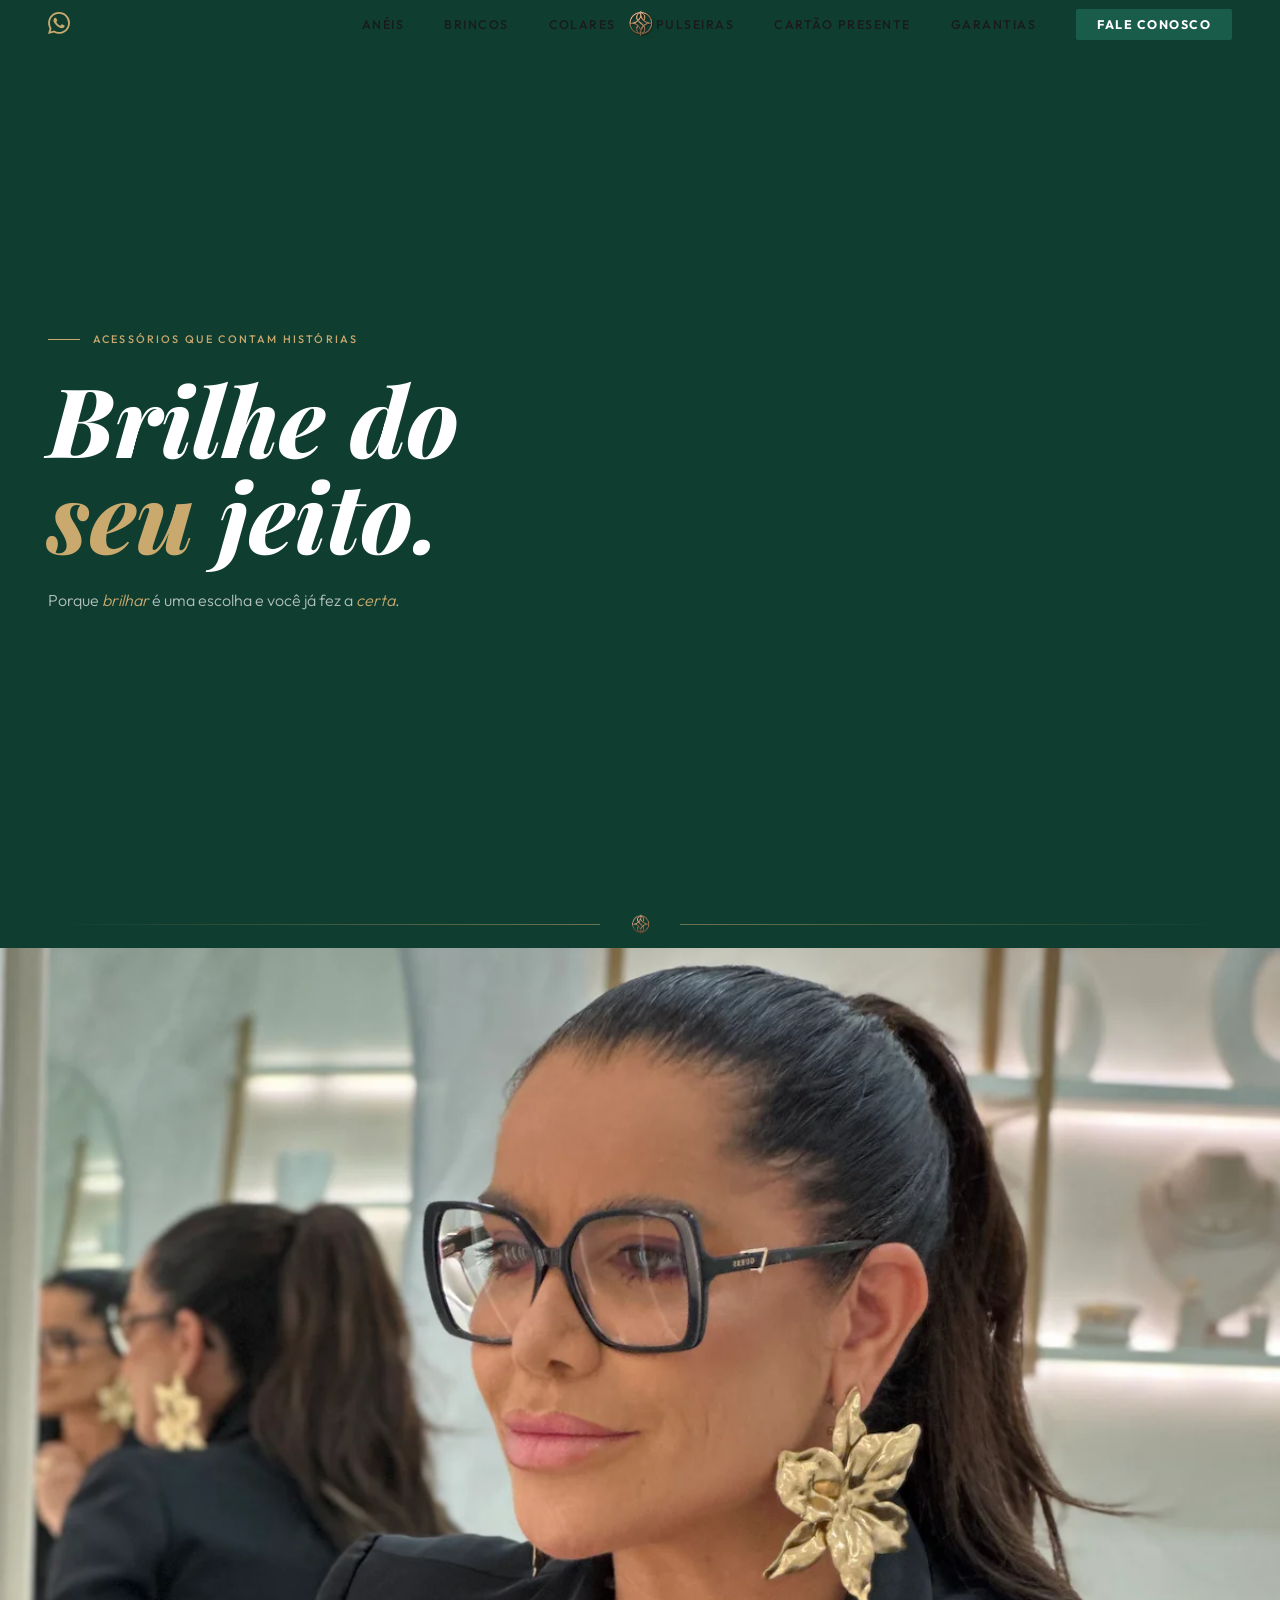
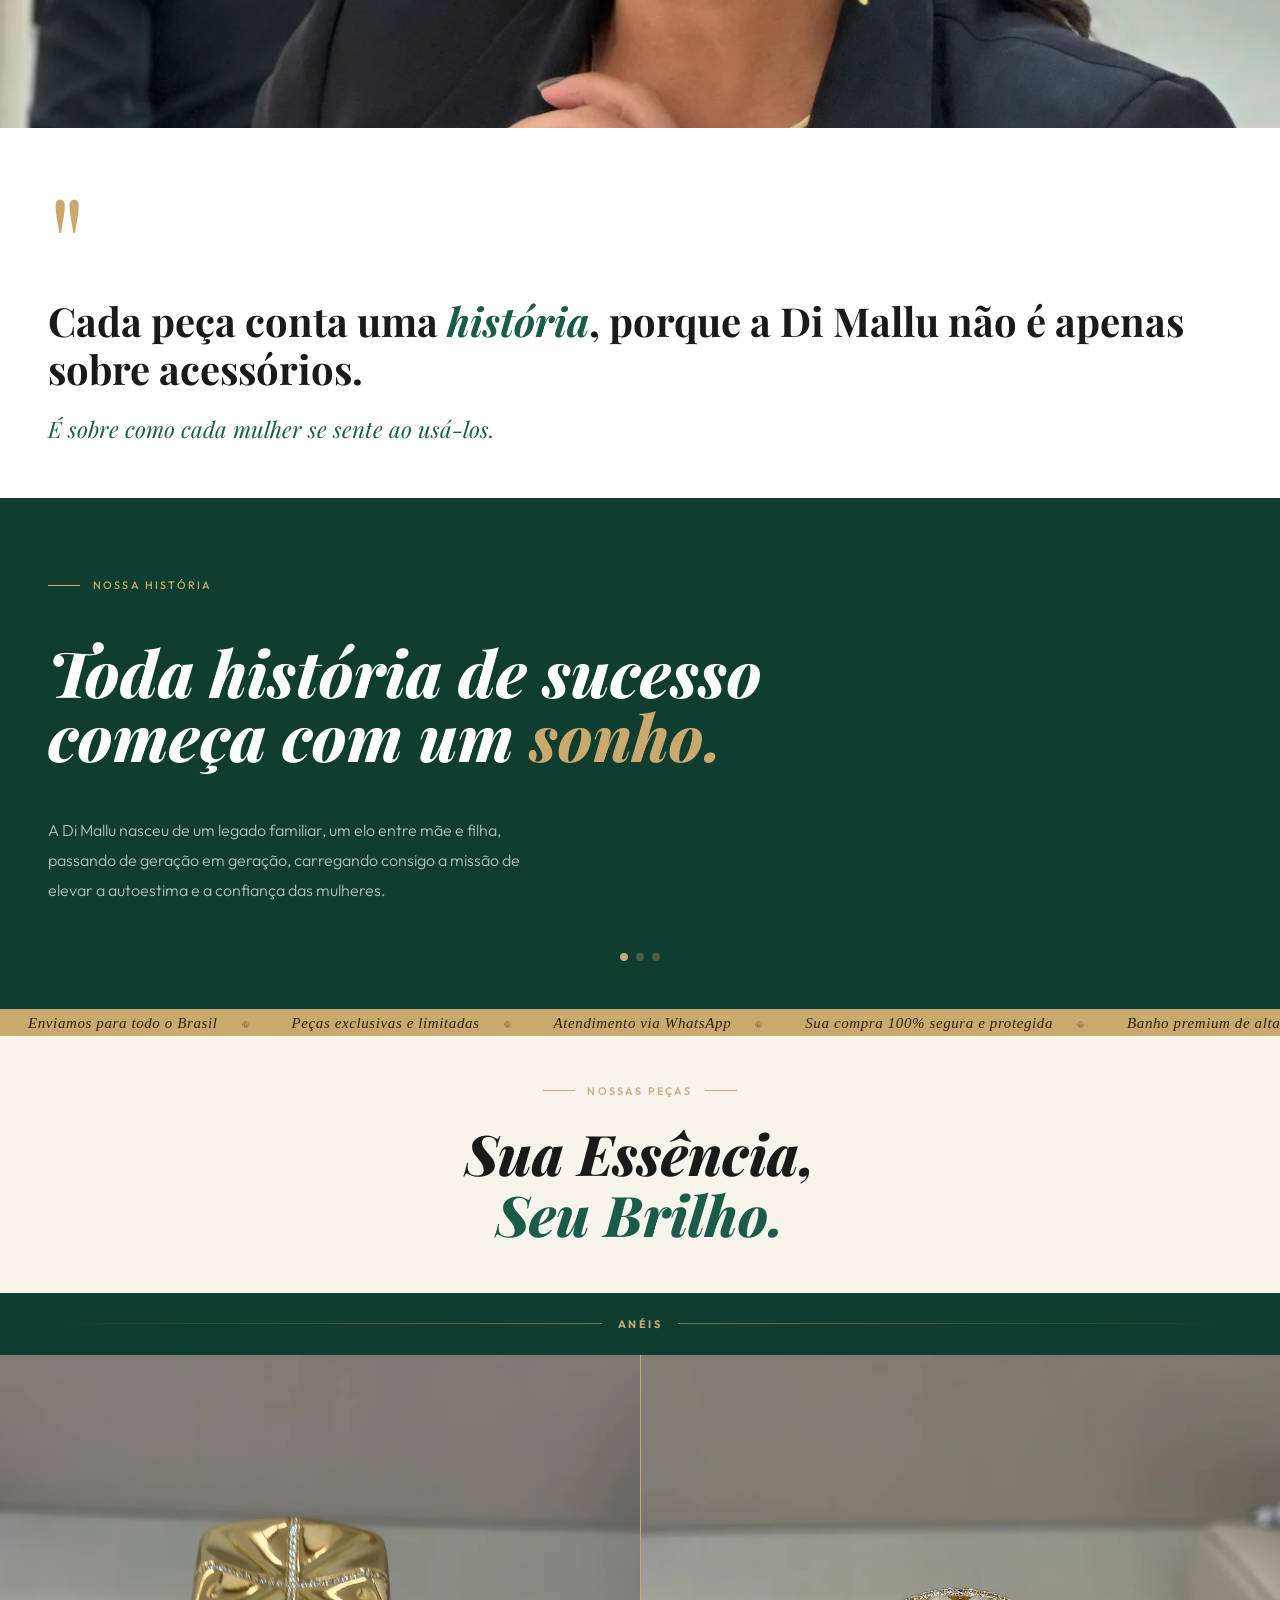
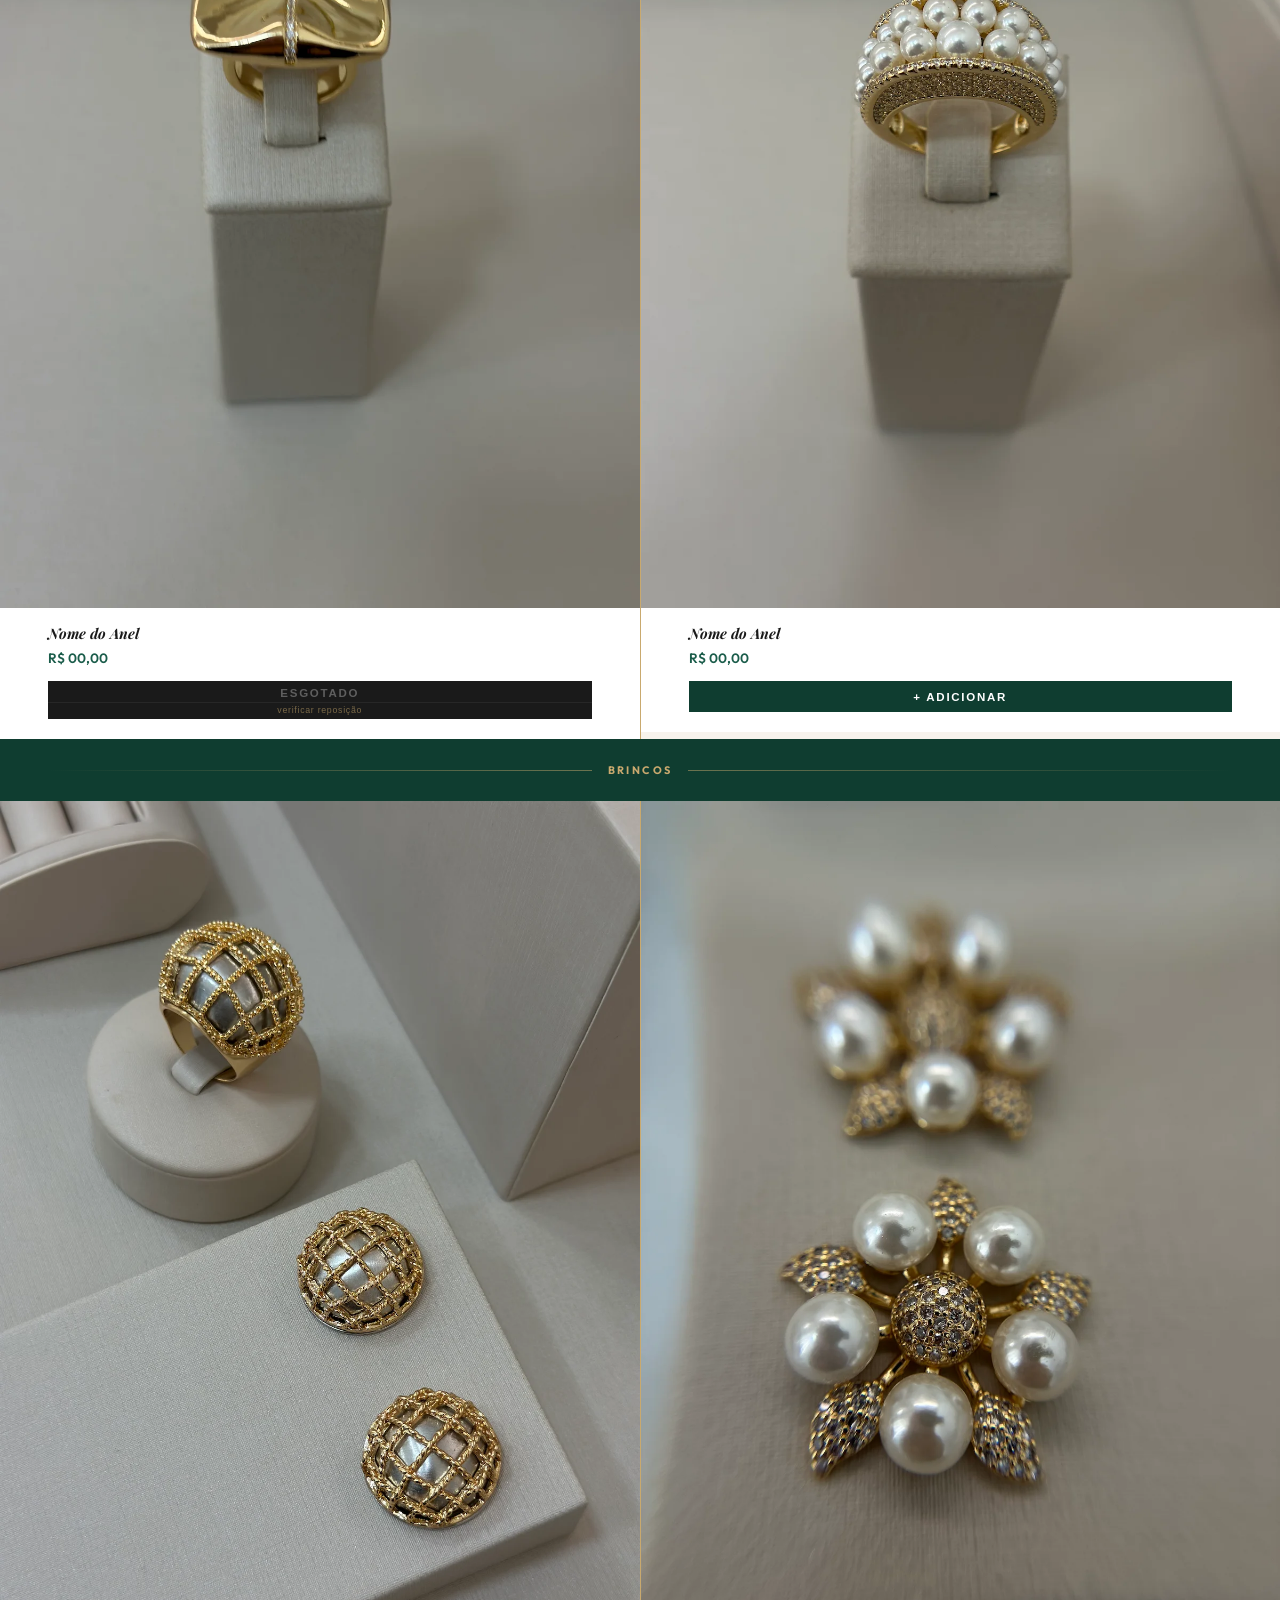
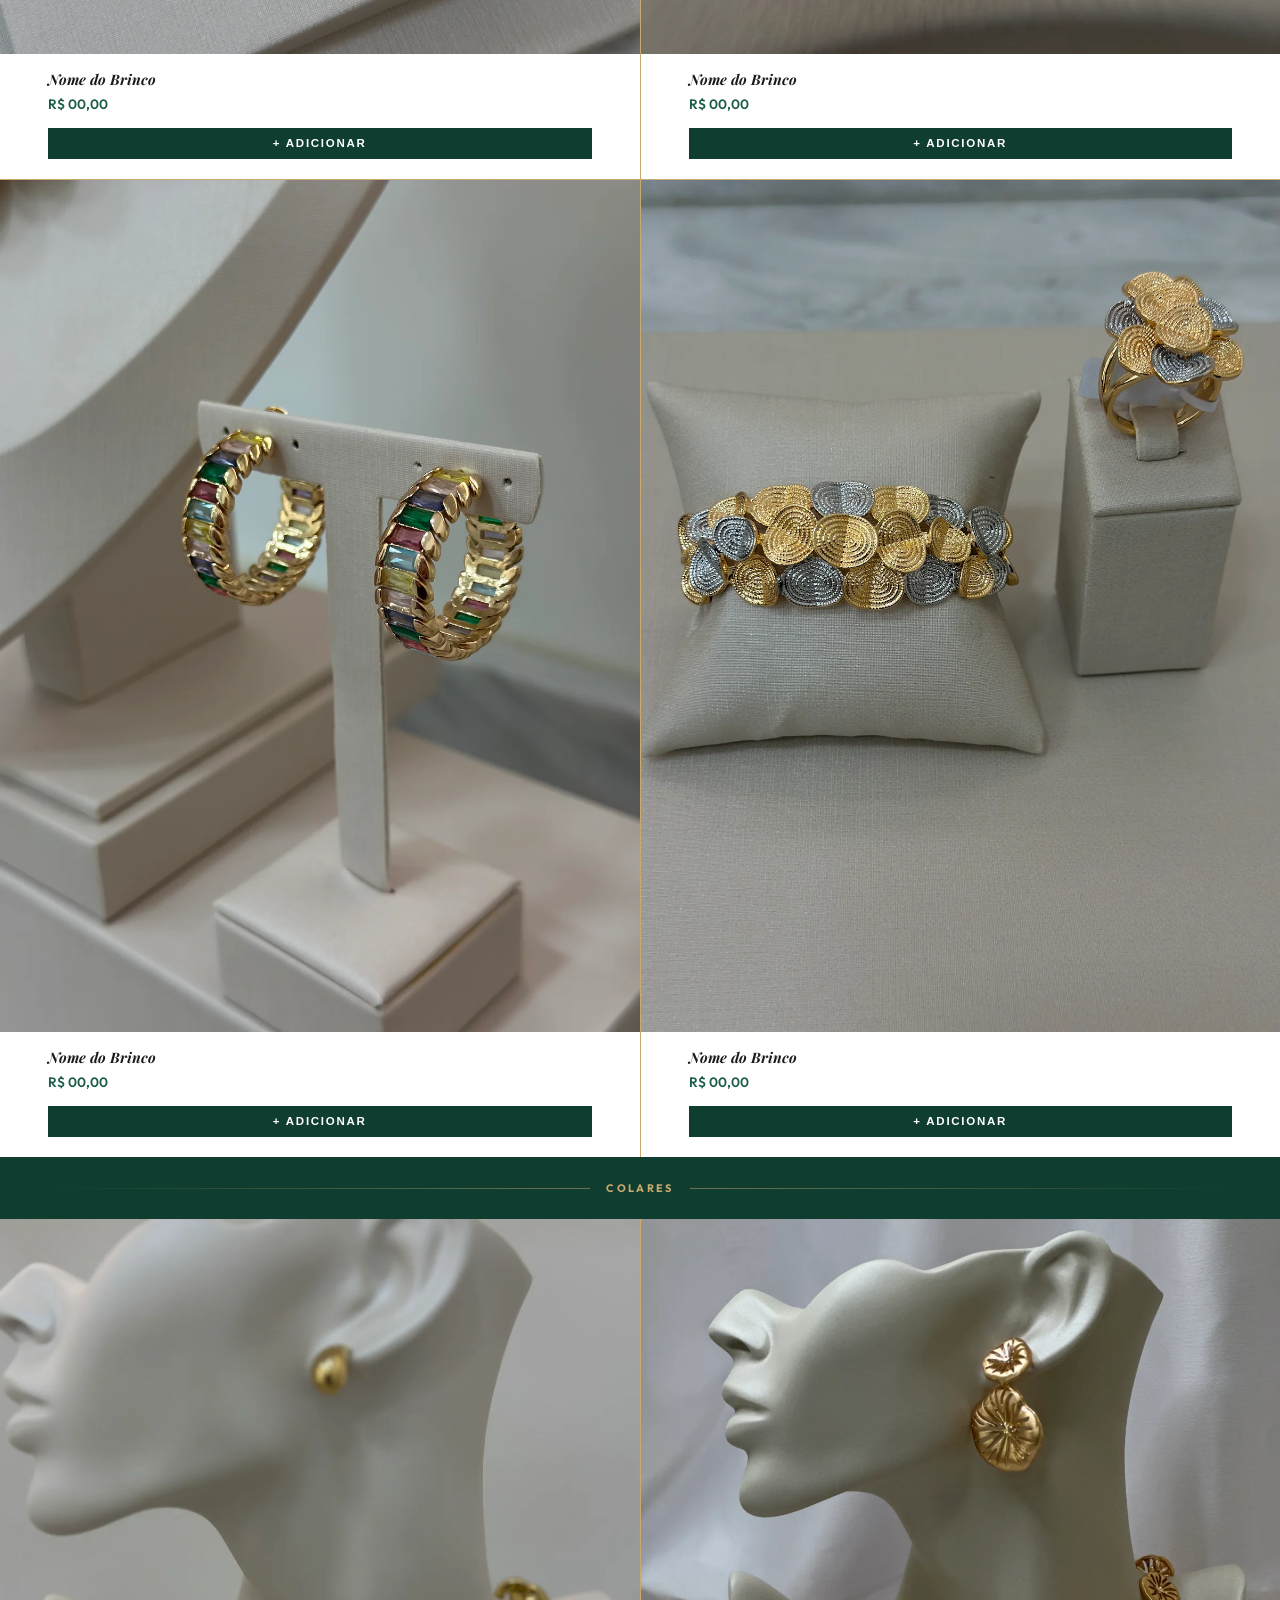
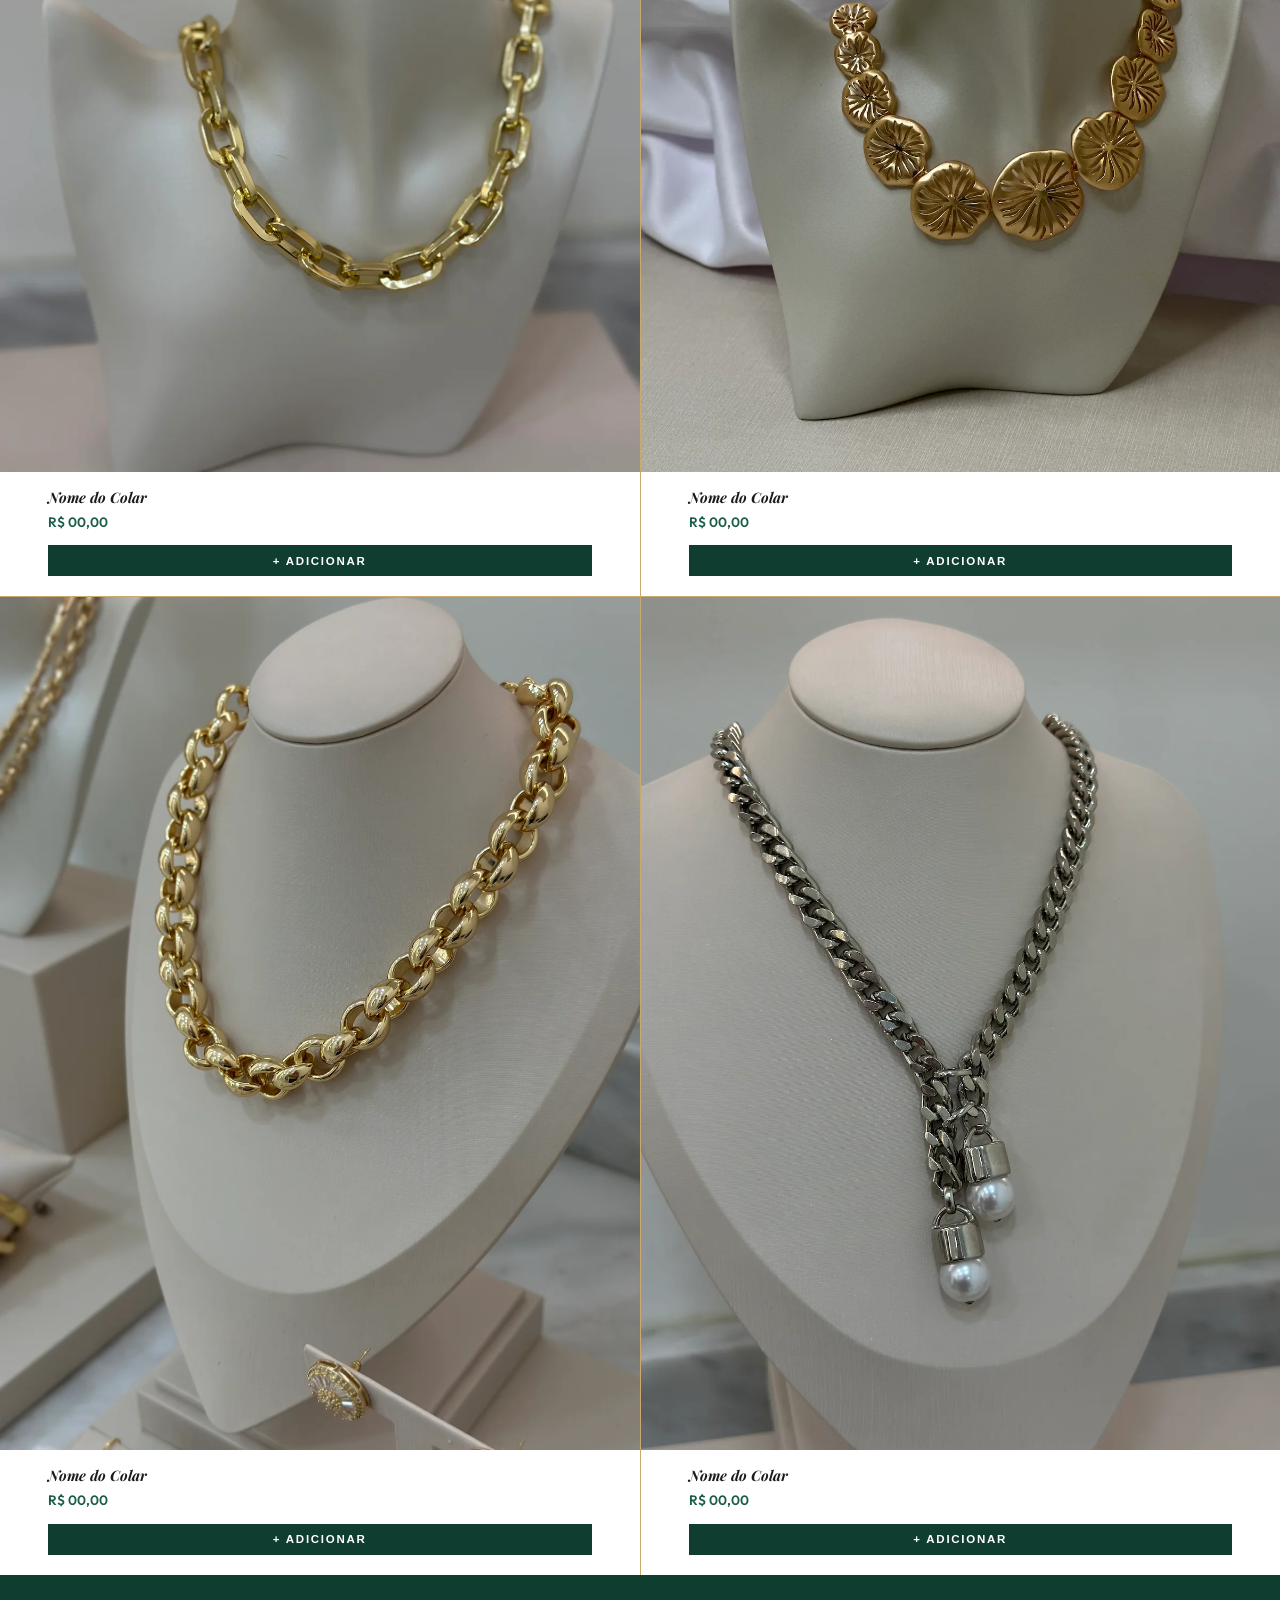
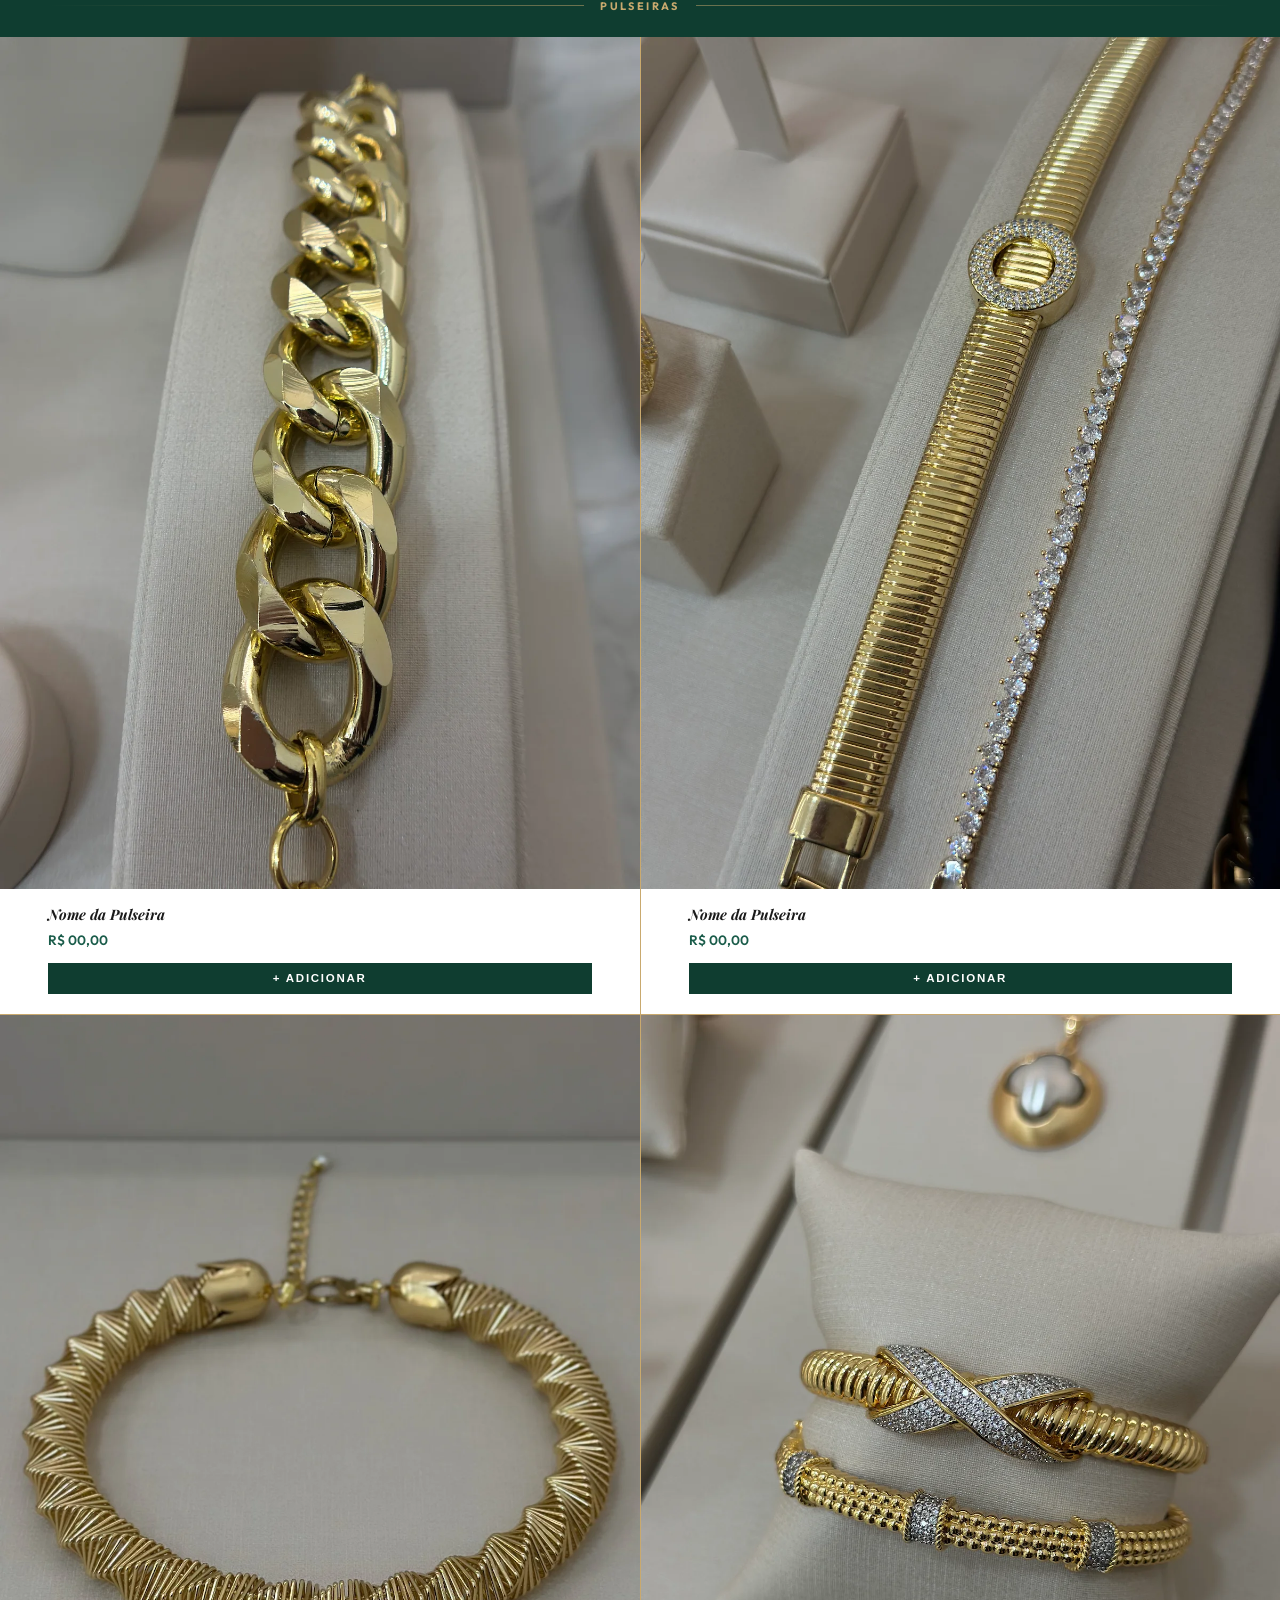
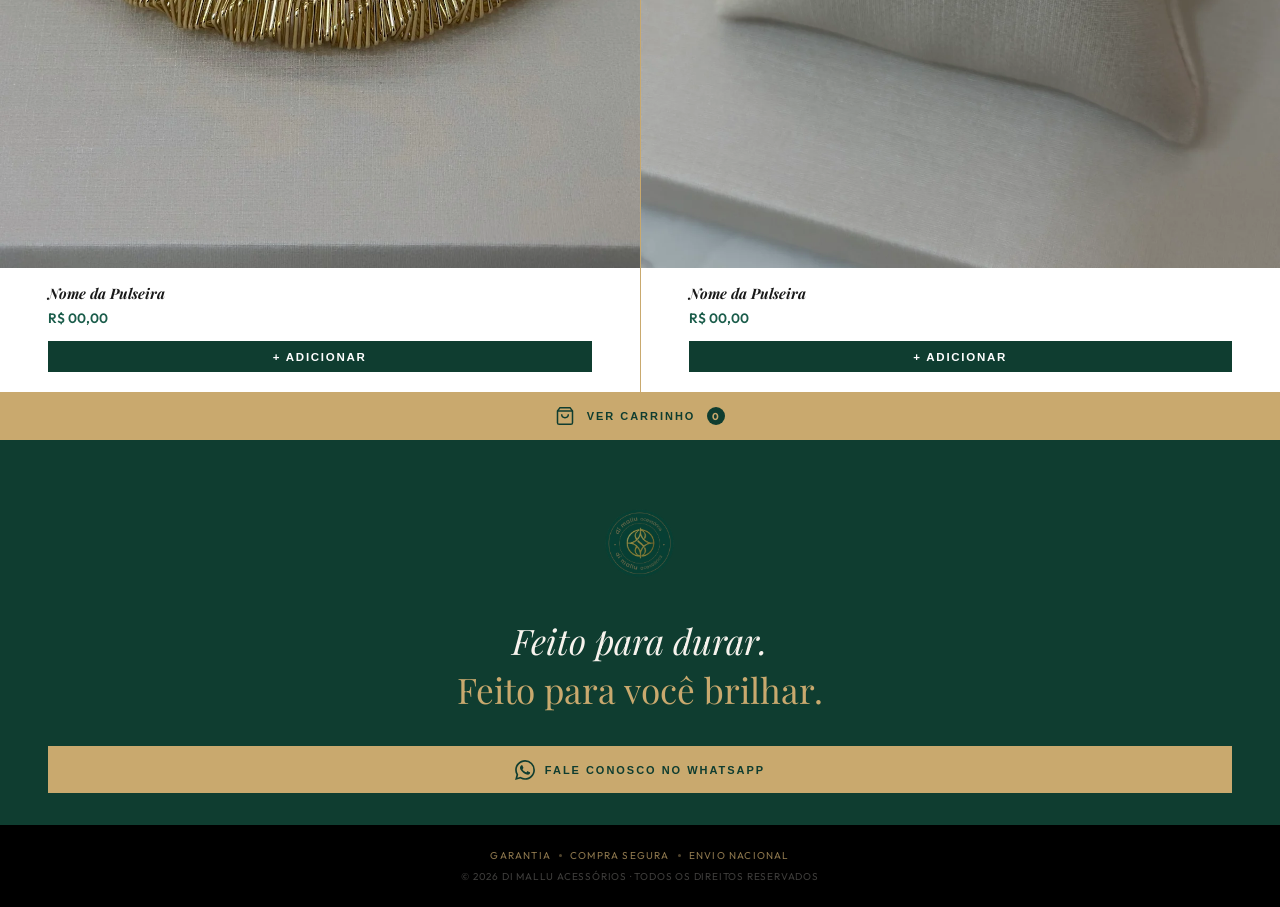
<file: index.html>
<!DOCTYPE html>
<html lang="pt-BR">
<head>
  <meta charset="UTF-8"/>
  <meta name="viewport" content="width=device-width, initial-scale=1.0"/>
  <title>Di Mallu — Acessórios que Contam Histórias</title>
  <link rel="preconnect" href="https://fonts.googleapis.com"/>
  <link rel="preconnect" href="https://fonts.gstatic.com" crossorigin/>
  <link href="https://fonts.googleapis.com/css2?family=Playfair+Display:ital,wght@0,400;0,700;0,800;1,400;1,700;1,800&family=Outfit:wght@300;400;500;700;800&display=swap" rel="stylesheet"/>
  <link rel="stylesheet" href="style1-principal.css"/>
</head>
<body>


  <!-- ==========================================
       INTRO — ANIMAÇÃO DA MARCA
       ========================================== -->
  <div id="intro">
    <video id="intro-video" src="./ARQUIVOS/animacao-marca.mp4" autoplay muted playsinline preload="auto"></video>
  </div>


  <!-- ==========================================
       CONTEÚDO PRINCIPAL
       ========================================== -->
  <div id="main-content">


    <!-- ==========================================
         MENU PRINCIPAL
         ========================================== -->
    <nav id="navbar">

      <!-- HAMBURGUER — ESQUERDA -->
      <button class="nav-hamburger" id="hamburger" aria-label="Abrir menu">
        <span></span>
        <span></span>
        <span></span>
      </button>

      <!-- LOGO — CENTRO -->
      <a href="#" class="nav-logo" aria-label="Di Mallu — página inicial">
        <img src="./ARQUIVOS/simbolo-logo.png" alt="Símbolo Di Mallu" class="nav-simbolo"/>
      </a>

      <!-- WHATSAPP — DIREITA -->
      <a href="#" class="nav-wpp" target="_blank" rel="noopener noreferrer" aria-label="Falar no WhatsApp">
        <svg width="22" height="22" viewBox="0 0 24 24" fill="currentColor" aria-hidden="true">
          <path d="M17.472 14.382c-.297-.149-1.758-.867-2.03-.967-.273-.099-.471-.148-.67.15-.197.297-.767.966-.94 1.164-.173.199-.347.223-.644.075-.297-.15-1.255-.463-2.39-1.475-.883-.788-1.48-1.761-1.653-2.059-.173-.297-.018-.458.13-.606.134-.133.298-.347.446-.52.149-.174.198-.298.298-.497.099-.198.05-.371-.025-.52-.075-.149-.669-1.612-.916-2.207-.242-.579-.487-.5-.669-.51-.173-.008-.371-.01-.57-.01-.198 0-.52.074-.792.372-.272.297-1.04 1.016-1.04 2.479 0 1.462 1.065 2.875 1.213 3.074.149.198 2.096 3.2 5.077 4.487.709.306 1.262.489 1.694.625.712.227 1.36.195 1.871.118.571-.085 1.758-.719 2.006-1.413.248-.694.248-1.289.173-1.413-.074-.124-.272-.198-.57-.347m-5.421 7.403h-.004a9.87 9.87 0 01-5.031-1.378l-.361-.214-3.741.982.998-3.648-.235-.374a9.86 9.86 0 01-1.51-5.26c.001-5.45 4.436-9.884 9.888-9.884 2.64 0 5.122 1.03 6.988 2.898a9.825 9.825 0 012.893 6.994c-.003 5.45-4.437 9.884-9.885 9.884m8.413-18.297A11.815 11.815 0 0012.05 0C5.495 0 .16 5.335.157 11.892c0 2.096.547 4.142 1.588 5.945L.057 24l6.305-1.654a11.882 11.882 0 005.683 1.448h.005c6.554 0 11.89-5.335 11.893-11.893a11.821 11.821 0 00-3.48-8.413z"/>
        </svg>
      </a>

   <ul class="nav-links" id="nav-links">
  <li><a href="index2-aneis.html"     class="nav-item">Anéis</a></li>
  <li><a href="index3-brincos.html"   class="nav-item">Brincos</a></li>
  <li><a href="index4-colares.html"   class="nav-item">Colares</a></li>
  <li><a href="index5-pulseiras.html" class="nav-item">Pulseiras</a></li>
  <li><a href="index6-cartao.html"    class="nav-item">Cartão presente</a></li>
  <li><a href="index7-garantias.html" class="nav-item">Garantias</a></li>
  <li><a href="#cta-final"            class="nav-item nav-cta">Fale conosco</a></li>
</ul>

    </nav>


    <!-- ==========================================
         SESSÃO 1 — HERO
         ========================================== -->
    <section id="hero">

      <div class="hero-content">

        <div class="eyebrow reveal">
          <div class="eyebrow-line"></div>
          <span>Acessórios que contam histórias</span>
        </div>

        <h1 class="hero-title reveal d1">
          Brilh<span class="letra-brilho">e
            <svg class="star-grande" viewBox="0 0 18 18" fill="none">
              <path d="M9 0L10 7.5L17 9L10 10.5L9 18L8 10.5L1 9L8 7.5Z" fill="white" opacity="0.9"/>
              <path d="M9 0L10 7.5L17 9L10 10.5L9 18L8 10.5L1 9L8 7.5Z" fill="#C9A96E" opacity="0.5"/>
            </svg>
            <svg class="star-pequena" viewBox="0 0 18 18" fill="none">
              <path d="M9 0L10 7.5L17 9L10 10.5L9 18L8 10.5L1 9L8 7.5Z" fill="#C9A96E"/>
            </svg>
          </span> do<br/><em>seu</em> jeito.
        </h1>

        <p class="hero-sub reveal d2">
          Porque <em>brilhar</em> é uma escolha e você já fez a <em>certa</em>.
        </p>

      </div>

    </section>

    <!-- DIVISOR — LINHA COM SÍMBOLO -->
    <div class="divisor-sessao" id="divisor-sessao" aria-hidden="true">
      <div class="divisor-linha div-esq"></div>
      <img src="./ARQUIVOS/simbolo-logo.png" alt="" class="divisor-simbolo"/>
      <div class="divisor-linha div-dir"></div>
    </div>


    <!-- ==========================================
         SESSÃO 2 — FRASE & FOTO
         ========================================== -->
    <section id="frase-foto">

      <!-- SLIDESHOW -->
      <div class="frase-foto-img" id="slideshow">
        <div class="slide ativo" style="background-image: url('./ARQUIVOS/malu1.webp')"></div>
        <div class="slide"       style="background-image: url('./ARQUIVOS/malu2.webp')"></div>
        <div class="slide"       style="background-image: url('./ARQUIVOS/malu3.webp')"></div>
        <div class="slide"       style="background-image: url('./ARQUIVOS/malu4.webp')"></div>
        <div class="slide"       style="background-image: url('./ARQUIVOS/malu5.webp')"></div>
      </div>

      <!-- FRASE -->
      <div class="frase-foto-texto">
        <div class="frase-aspas reveal">"</div>
        <h2 class="frase-titulo reveal d1">
          Cada peça conta uma <em>história</em>, porque a Di Mallu não é apenas sobre acessórios.
        </h2>
        <p class="frase-sub reveal d2">
          <em>É sobre como cada mulher se sente ao usá-los.</em>
        </p>
      </div>

    </section>


    <!-- ==========================================
         SESSÃO 3 — HISTÓRIA DA MARCA
         ========================================== -->
    <section id="historia">

      <div class="historia-track-wrap">
        <div class="historia-track" id="historiaTrack">

          <!-- SLIDE 1 -->
          <div class="historia-slide">
            <div class="eyebrow">
              <div class="eyebrow-line"></div>
              <span>Nossa história</span>
            </div>
            <h2 class="hero-title">Toda história de sucesso<br/>começa com um <em>sonho.</em></h2>
            <p class="hero-sub">A Di Mallu nasceu de um legado familiar, um elo entre mãe e filha, passando de geração em geração, carregando consigo a missão de elevar a autoestima e a confiança das mulheres.</p>
          </div>

          <!-- SLIDE 2 -->
          <div class="historia-slide">
            <div class="eyebrow">
              <div class="eyebrow-line"></div>
              <span>Nossa essência</span>
            </div>
            <h2 class="hero-title">Fazer cada cliente <em>brilhar</em><br/>em sua própria essência.</h2>
            <p class="hero-sub">Estamos sempre conectadas às tendências, mas o que mais importa é como essas peças fazem cada mulher se sentir única e especial.</p>
          </div>

          <!-- SLIDE 3 -->
          <div class="historia-slide">
            <div class="eyebrow">
              <div class="eyebrow-line"></div>
              <span>Nosso propósito</span>
            </div>
            <h2 class="hero-title">Mulheres <em>confiantes,</em><br/>únicas e conectadas.</h2>
            <p class="hero-sub">Nosso propósito é criar uma comunidade de mulheres que se sintam confiantes, únicas e conectadas à beleza que já carregam dentro de si.</p>
          </div>

        </div>
      </div>

      <!-- DOTS -->
      <div class="historia-dots" id="historiaDots">
        <div class="historia-dot on"></div>
        <div class="historia-dot"></div>
        <div class="historia-dot"></div>
      </div>

    </section>


    <!-- ==========================================
         SESSÃO 4 — PRODUTOS
         ========================================== -->
    <section id="produtos">

      <!-- MARQUEE -->
      <div class="marquee-wrap">
        <div class="marquee-track" id="marqueeTrack"></div>
      </div>

      <!-- TÍTULO -->
      <div class="produtos-header reveal">
        <div class="eyebrow" style="justify-content: center;">
          <div class="eyebrow-line"></div>
          <span>Nossas peças</span>
          <div class="eyebrow-line"></div>
        </div>
        <h2 class="produtos-titulo reveal d1">Sua Essência,<br/><em>Seu Brilho.</em></h2>
      </div>

       <!-- ANÉIS -->
      <div class="produtos-categoria reveal">
        <div class="categoria-label">
          <div class="divisor-linha left"></div>
          <span>Anéis</span>
          <div class="divisor-linha right"></div>
        </div>
      </div>
      <div class="produtos-grid">
        <div class="produto-card reveal">
          <div class="produto-img"><img src="./ARQUIVOS/anel1.webp" alt="Anel 1"/></div>
          <div class="produto-info">
            <h3 class="produto-nome">Nome do Anel</h3>
            <span class="produto-preco">R$ 00,00</span>
            <button class="produto-btn esgotado" data-nome="Nome" data-esgotado="true">
              Esgotado
              <span class="btn-reposicao">verificar reposição</span>
            </button>
          </div>
        </div>
        <div class="produto-card reveal d1">
          <div class="produto-img"><img src="./ARQUIVOS/anel2.webp" alt="Anel 2"/></div>
          <div class="produto-info">
            <h3 class="produto-nome">Nome do Anel</h3>
            <span class="produto-preco">R$ 00,00</span>
            <button class="produto-btn" data-nome="Anel 2" data-preco="00,00">+ Adicionar</button>
          </div>
        </div>
      </div>

      <!-- BRINCOS -->
      <div class="produtos-categoria reveal">
        <div class="categoria-label">
          <div class="divisor-linha left"></div>
          <span>Brincos</span>
          <div class="divisor-linha right"></div>
        </div>
      </div>
      <div class="produtos-grid">
        <div class="produto-card reveal">
          <div class="produto-img"><img src="./ARQUIVOS/brinco1.webp" alt="Brinco 1"/></div>
          <div class="produto-info">
            <h3 class="produto-nome">Nome do Brinco</h3>
            <span class="produto-preco">R$ 00,00</span>
            <button class="produto-btn" data-nome="Brinco 1" data-preco="00,00">+ Adicionar</button>
          </div>
        </div>
        <div class="produto-card reveal d1">
          <div class="produto-img"><img src="./ARQUIVOS/brinco2.webp" alt="Brinco 2"/></div>
          <div class="produto-info">
            <h3 class="produto-nome">Nome do Brinco</h3>
            <span class="produto-preco">R$ 00,00</span>
            <button class="produto-btn" data-nome="Brinco 2" data-preco="00,00">+ Adicionar</button>
          </div>
        </div>
        <div class="produto-card reveal d2">
          <div class="produto-img"><img src="./ARQUIVOS/brinco3.webp" alt="Brinco 3"/></div>
          <div class="produto-info">
            <h3 class="produto-nome">Nome do Brinco</h3>
            <span class="produto-preco">R$ 00,00</span>
            <button class="produto-btn" data-nome="Brinco 3" data-preco="00,00">+ Adicionar</button>
          </div>
        </div>
        <div class="produto-card reveal d3">
          <div class="produto-img"><img src="./ARQUIVOS/brinco4.webp" alt="Brinco 4"/></div>
          <div class="produto-info">
            <h3 class="produto-nome">Nome do Brinco</h3>
            <span class="produto-preco">R$ 00,00</span>
            <button class="produto-btn" data-nome="Brinco 4" data-preco="00,00">+ Adicionar</button>
          </div>
        </div>
      </div>

      <!-- COLARES -->
      <div class="produtos-categoria reveal d1">
        <div class="categoria-label">
          <div class="divisor-linha left"></div>
          <span>Colares</span>
          <div class="divisor-linha right"></div>
        </div>
      </div>
      <div class="produtos-grid">
        <div class="produto-card reveal">
          <div class="produto-img"><img src="./ARQUIVOS/colar1.webp" alt="Colar 1"/></div>
          <div class="produto-info">
            <h3 class="produto-nome">Nome do Colar</h3>
            <span class="produto-preco">R$ 00,00</span>
            <button class="produto-btn" data-nome="Colar 1" data-preco="00,00">+ Adicionar</button>
          </div>
        </div>
        <div class="produto-card reveal d1">
          <div class="produto-img"><img src="./ARQUIVOS/colar2.webp" alt="Colar 2"/></div>
          <div class="produto-info">
            <h3 class="produto-nome">Nome do Colar</h3>
            <span class="produto-preco">R$ 00,00</span>
            <button class="produto-btn" data-nome="Colar 2" data-preco="00,00">+ Adicionar</button>
          </div>
        </div>
        <div class="produto-card reveal d2">
          <div class="produto-img"><img src="./ARQUIVOS/colar3.webp" alt="Colar 3"/></div>
          <div class="produto-info">
            <h3 class="produto-nome">Nome do Colar</h3>
            <span class="produto-preco">R$ 00,00</span>
            <button class="produto-btn" data-nome="Colar 3" data-preco="00,00">+ Adicionar</button>
          </div>
        </div>
        <div class="produto-card reveal d3">
          <div class="produto-img"><img src="./ARQUIVOS/colar4.webp" alt="Colar 4"/></div>
          <div class="produto-info">
            <h3 class="produto-nome">Nome do Colar</h3>
            <span class="produto-preco">R$ 00,00</span>
            <button class="produto-btn" data-nome="Colar 4" data-preco="00,00">+ Adicionar</button>
          </div>
        </div>
      </div>

      <!-- PULSEIRAS -->
      <div class="produtos-categoria reveal">
        <div class="categoria-label">
          <div class="divisor-linha left"></div>
          <span>Pulseiras</span>
          <div class="divisor-linha right"></div>
        </div>
      </div>
      <div class="produtos-grid">
        <div class="produto-card reveal">
          <div class="produto-img"><img src="./ARQUIVOS/pulseira1.webp" alt="Pulseira 1"/></div>
          <div class="produto-info">
            <h3 class="produto-nome">Nome da Pulseira</h3>
            <span class="produto-preco">R$ 00,00</span>
            <button class="produto-btn" data-nome="Pulseira 1" data-preco="00,00">+ Adicionar</button>
          </div>
        </div>
        <div class="produto-card reveal d1">
          <div class="produto-img"><img src="./ARQUIVOS/pulseira2.webp" alt="Pulseira 2"/></div>
          <div class="produto-info">
            <h3 class="produto-nome">Nome da Pulseira</h3>
            <span class="produto-preco">R$ 00,00</span>
            <button class="produto-btn" data-nome="Pulseira 2" data-preco="00,00">+ Adicionar</button>
          </div>
        </div>
        <div class="produto-card reveal d2">
          <div class="produto-img"><img src="./ARQUIVOS/pulseira3.webp" alt="Pulseira 3"/></div>
          <div class="produto-info">
            <h3 class="produto-nome">Nome da Pulseira</h3>
            <span class="produto-preco">R$ 00,00</span>
            <button class="produto-btn" data-nome="Pulseira 3" data-preco="00,00">+ Adicionar</button>
          </div>
        </div>
        <div class="produto-card reveal d3">
          <div class="produto-img"><img src="./ARQUIVOS/pulseira4.webp" alt="Pulseira 4"/></div>
          <div class="produto-info">
            <h3 class="produto-nome">Nome da Pulseira</h3>
            <span class="produto-preco">R$ 00,00</span>
            <button class="produto-btn" data-nome="Pulseira 4" data-preco="00,00">+ Adicionar</button>
          </div>
        </div>
      </div>

      <!-- BOTÃO VER CARRINHO -->
      <button class="btn-carrinho" id="btnVerCarrinho">
        <svg width="20" height="20" viewBox="0 0 24 24" fill="none" stroke="currentColor" stroke-width="1.8" aria-hidden="true">
          <path d="M6 2 3 6v14a2 2 0 0 0 2 2h14a2 2 0 0 0 2-2V6l-3-4z"/>
          <line x1="3" y1="6" x2="21" y2="6"/>
          <path d="M16 10a4 4 0 0 1-8 0"/>
        </svg>
        Ver carrinho
        <span class="btn-carrinho-badge" id="carrinhoBadge">0</span>
      </button>

    </section>


    <!-- ==========================================
         SESSÃO 5 — CTA FINAL
         ========================================== -->
    <section id="cta-final">

      <div class="logo">
        <img src="./ARQUIVOS/logo.png" alt="Logo Di Mallu"/>
      </div>

      <p class="cta-titulo reveal">Feito para durar.<br/><em>Feito para você brilhar.</em></p>

      <button class="cta-wpp reveal d1" id="ctaWpp">
        <svg width="20" height="20" viewBox="0 0 24 24" fill="currentColor" aria-hidden="true">
          <path d="M17.472 14.382c-.297-.149-1.758-.867-2.03-.967-.273-.099-.471-.148-.67.15-.197.297-.767.966-.94 1.164-.173.199-.347.223-.644.075-.297-.15-1.255-.463-2.39-1.475-.883-.788-1.48-1.761-1.653-2.059-.173-.297-.018-.458.13-.606.134-.133.298-.347.446-.52.149-.174.198-.298.298-.497.099-.198.05-.371-.025-.52-.075-.149-.669-1.612-.916-2.207-.242-.579-.487-.5-.669-.51-.173-.008-.371-.01-.57-.01-.198 0-.52.074-.792.372-.272.297-1.04 1.016-1.04 2.479 0 1.462 1.065 2.875 1.213 3.074.149.198 2.096 3.2 5.077 4.487.709.306 1.262.489 1.694.625.712.227 1.36.195 1.871.118.571-.085 1.758-.719 2.006-1.413.248-.694.248-1.289.173-1.413-.074-.124-.272-.198-.57-.347m-5.421 7.403h-.004a9.87 9.87 0 01-5.031-1.378l-.361-.214-3.741.982.998-3.648-.235-.374a9.86 9.86 0 01-1.51-5.26c.001-5.45 4.436-9.884 9.888-9.884 2.64 0 5.122 1.03 6.988 2.898a9.825 9.825 0 012.893 6.994c-.003 5.45-4.437 9.884-9.885 9.884m8.413-18.297A11.815 11.815 0 0012.05 0C5.495 0 .16 5.335.157 11.892c0 2.096.547 4.142 1.588 5.945L.057 24l6.305-1.654a11.882 11.882 0 005.683 1.448h.005c6.554 0 11.89-5.335 11.893-11.893a11.821 11.821 0 00-3.48-8.413z"/>
        </svg>
        Fale conosco no WhatsApp
      </button>

      <div class="cta-rodape">
        <div class="cta-garantia">
          <span>Garantia</span>
          <div class="cta-dot"></div>
          <span>Compra segura</span>
          <div class="cta-dot"></div>
          <span>Envio nacional</span>
        </div>
        <span class="cta-copy">© 2026 Di Mallu Acessórios · Todos os direitos reservados</span>
      </div>

    </section>


  </div><!-- /MAIN-CONTENT -->

  <script src="main1-principal.js"></script>
  <script src="main3-carrinho.js"></script>
</body>
</html>
</file>
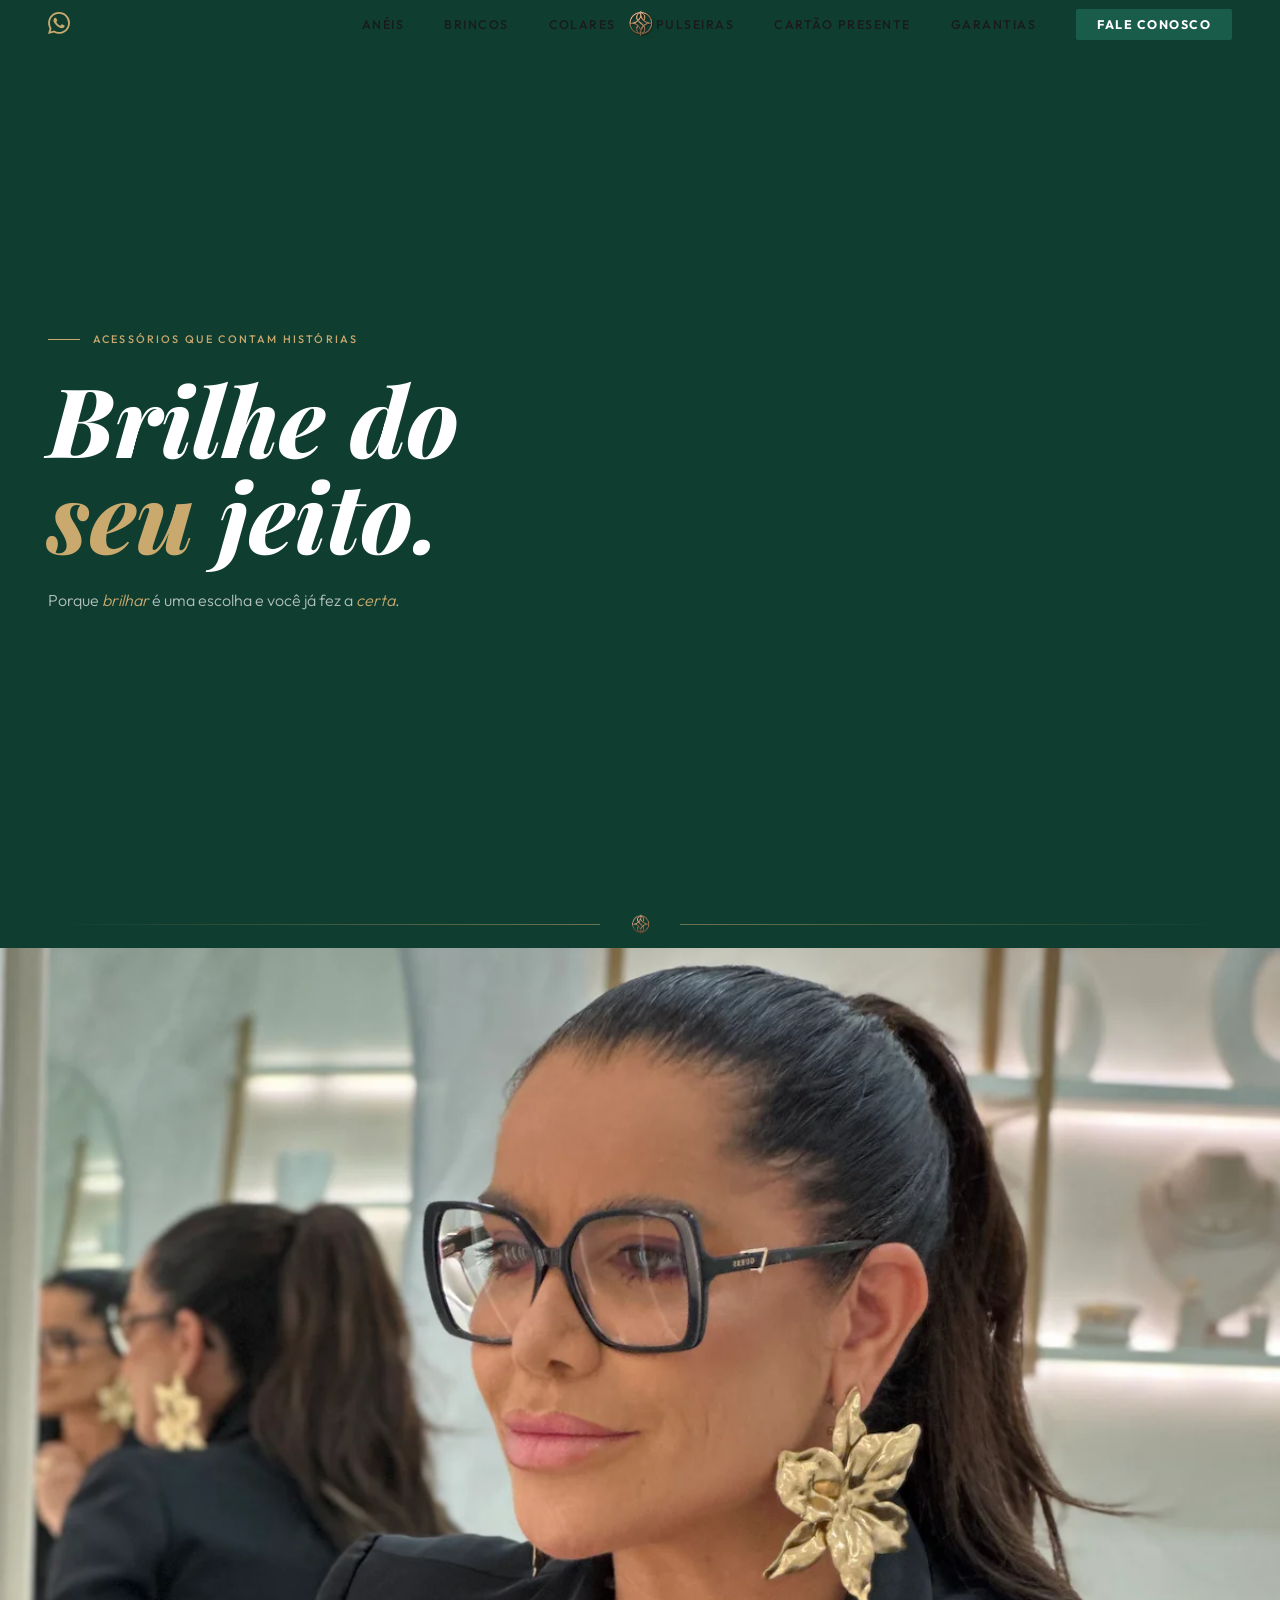
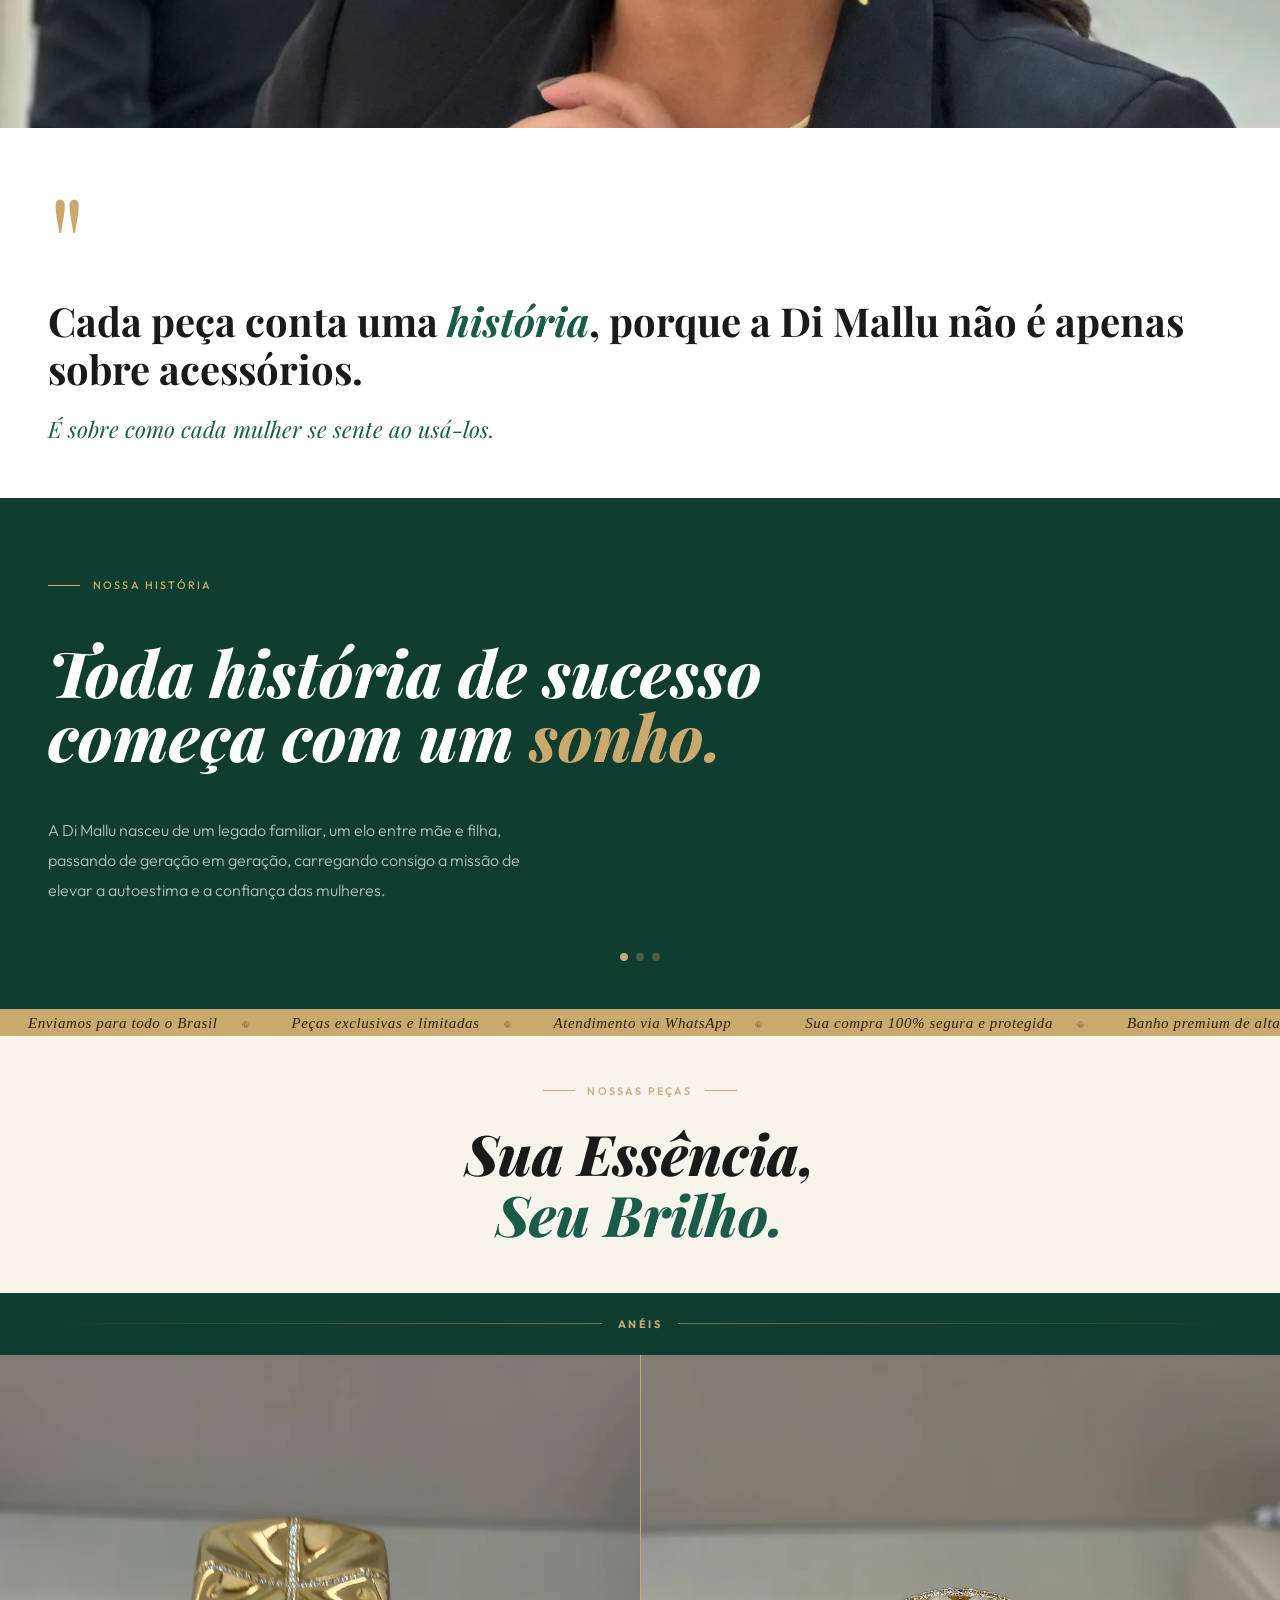
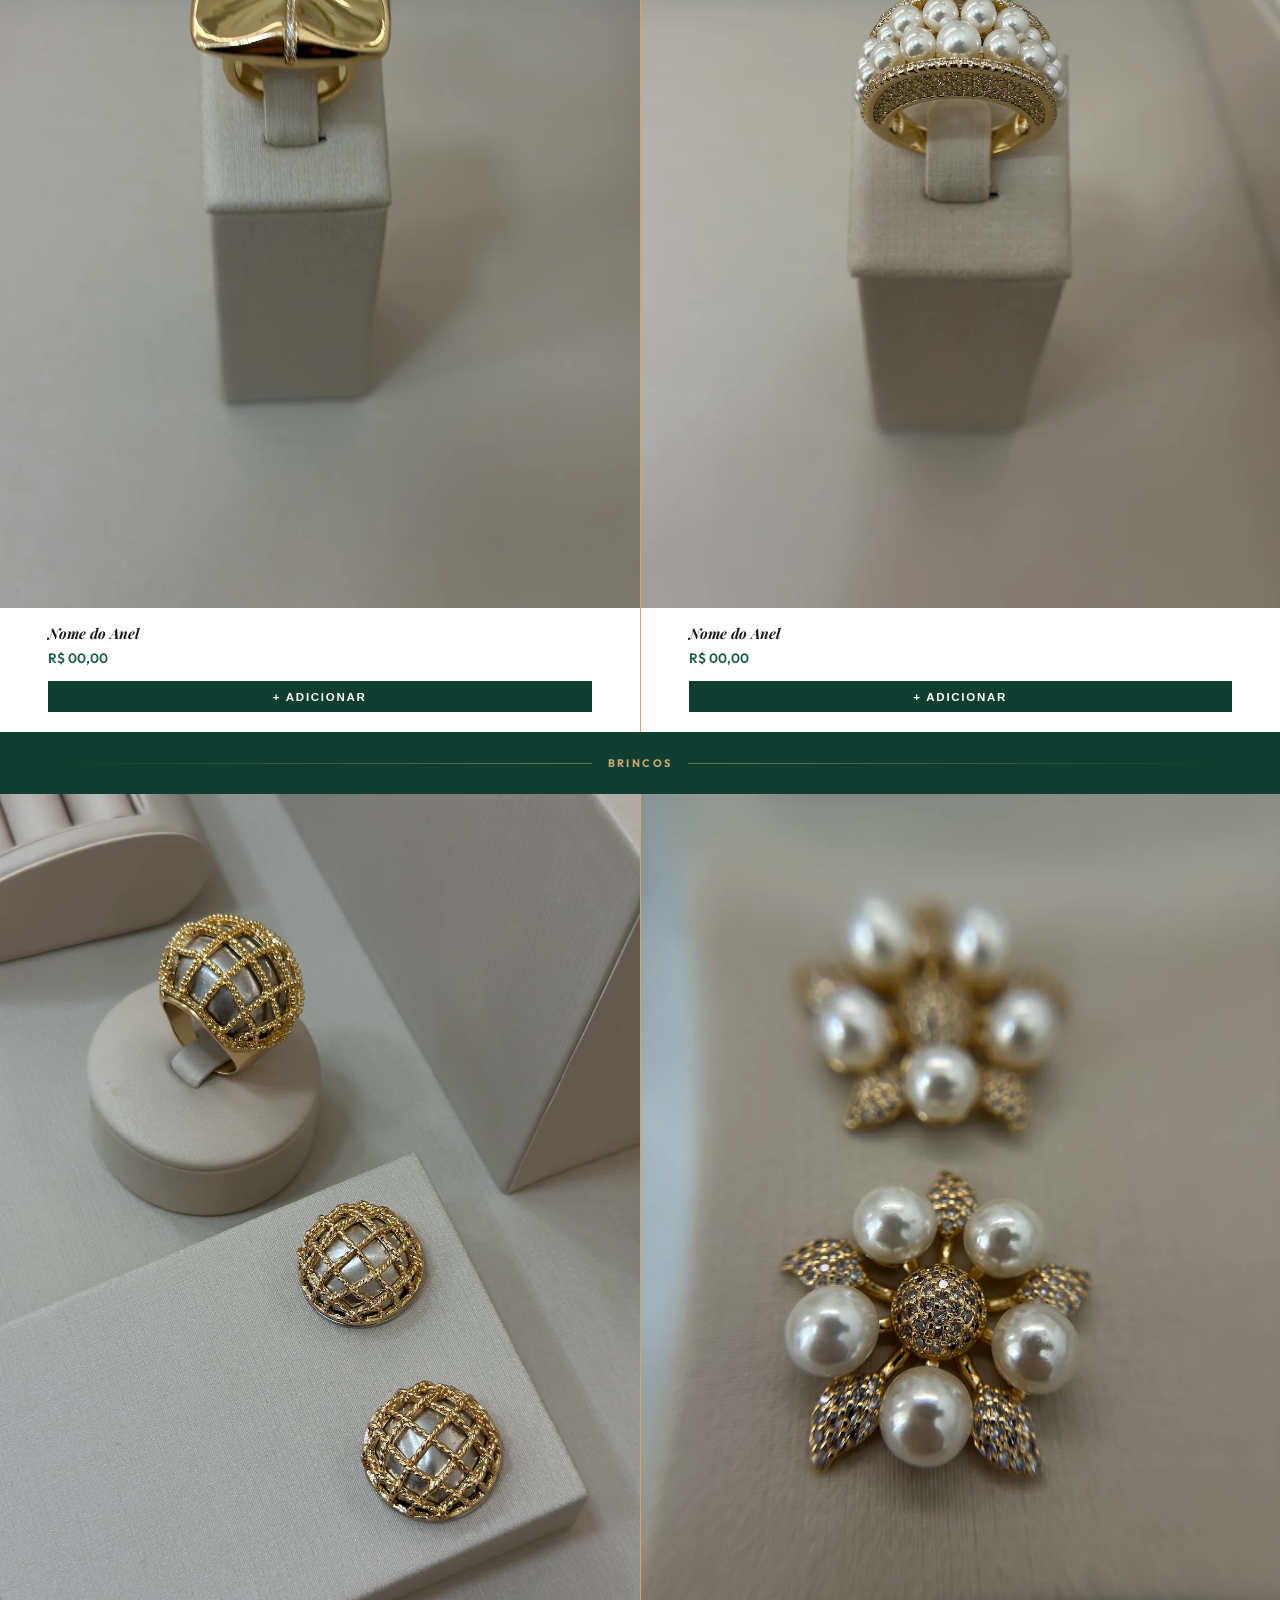
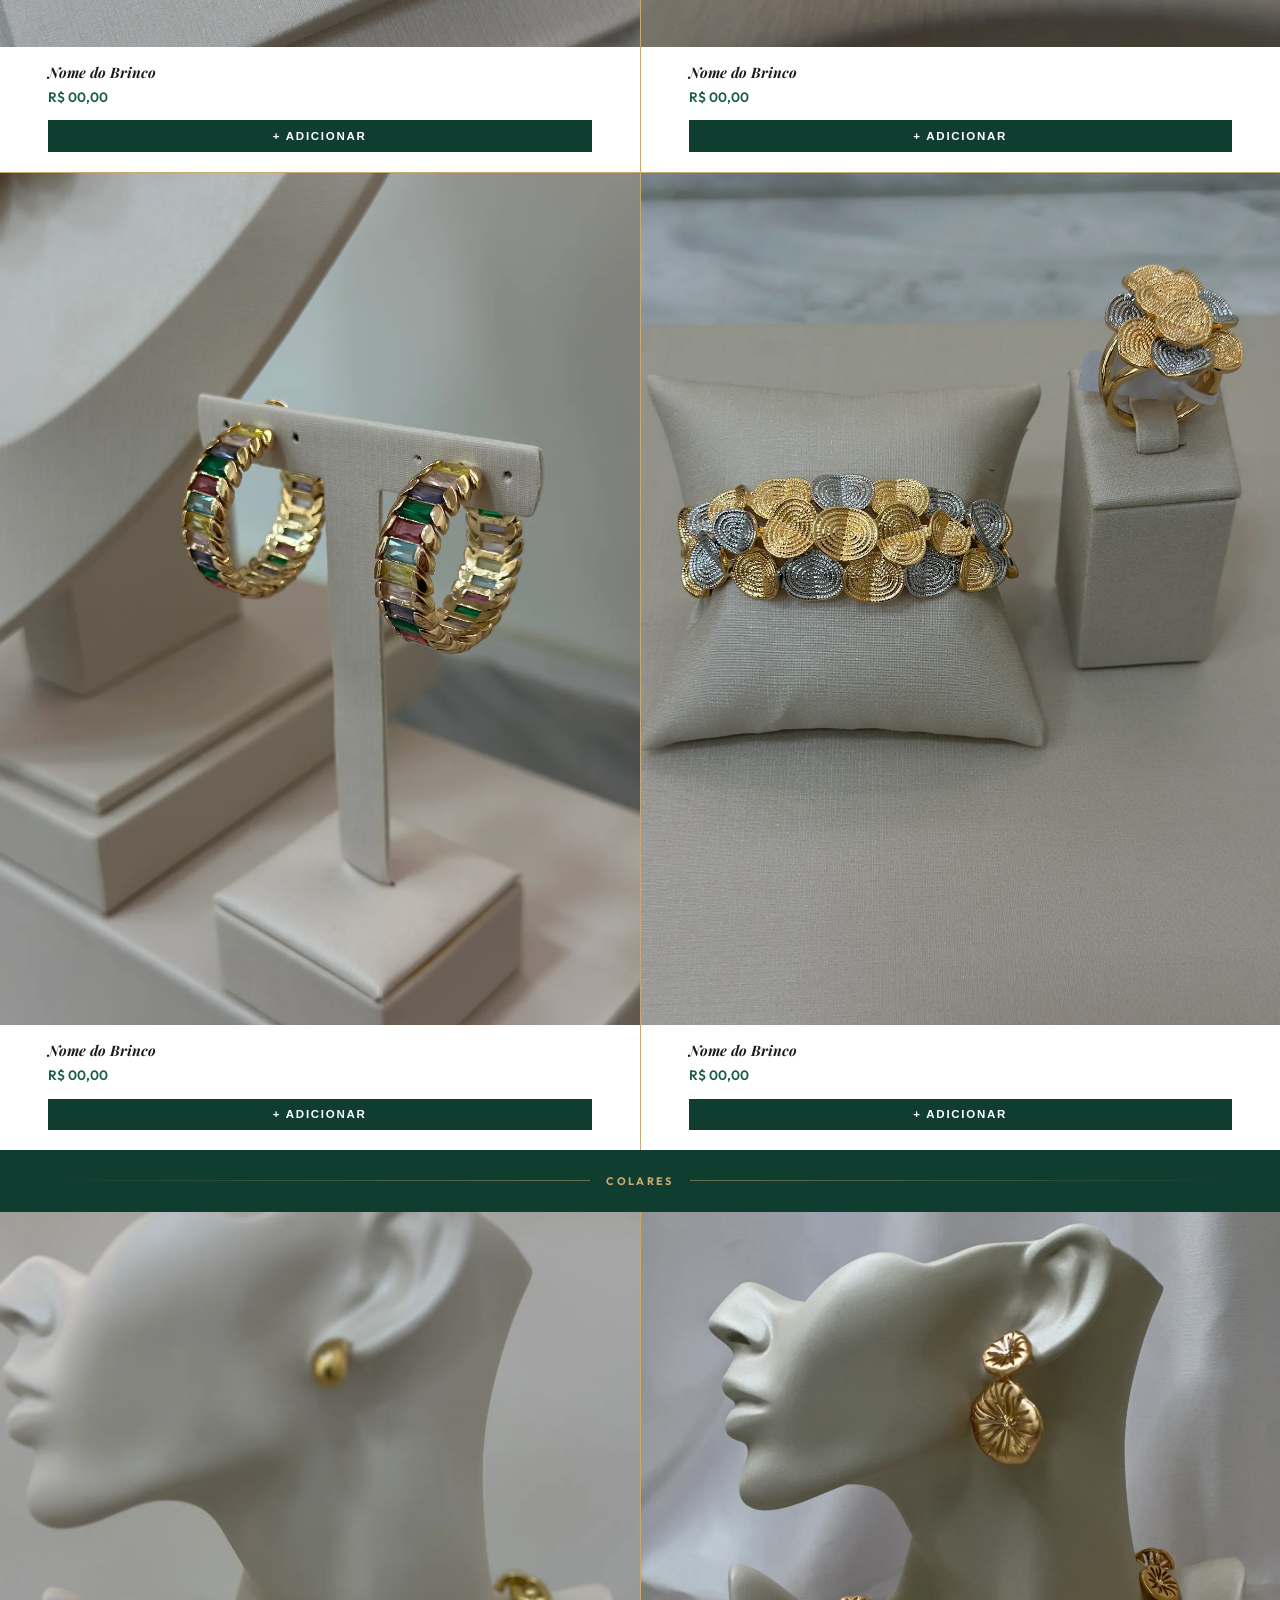
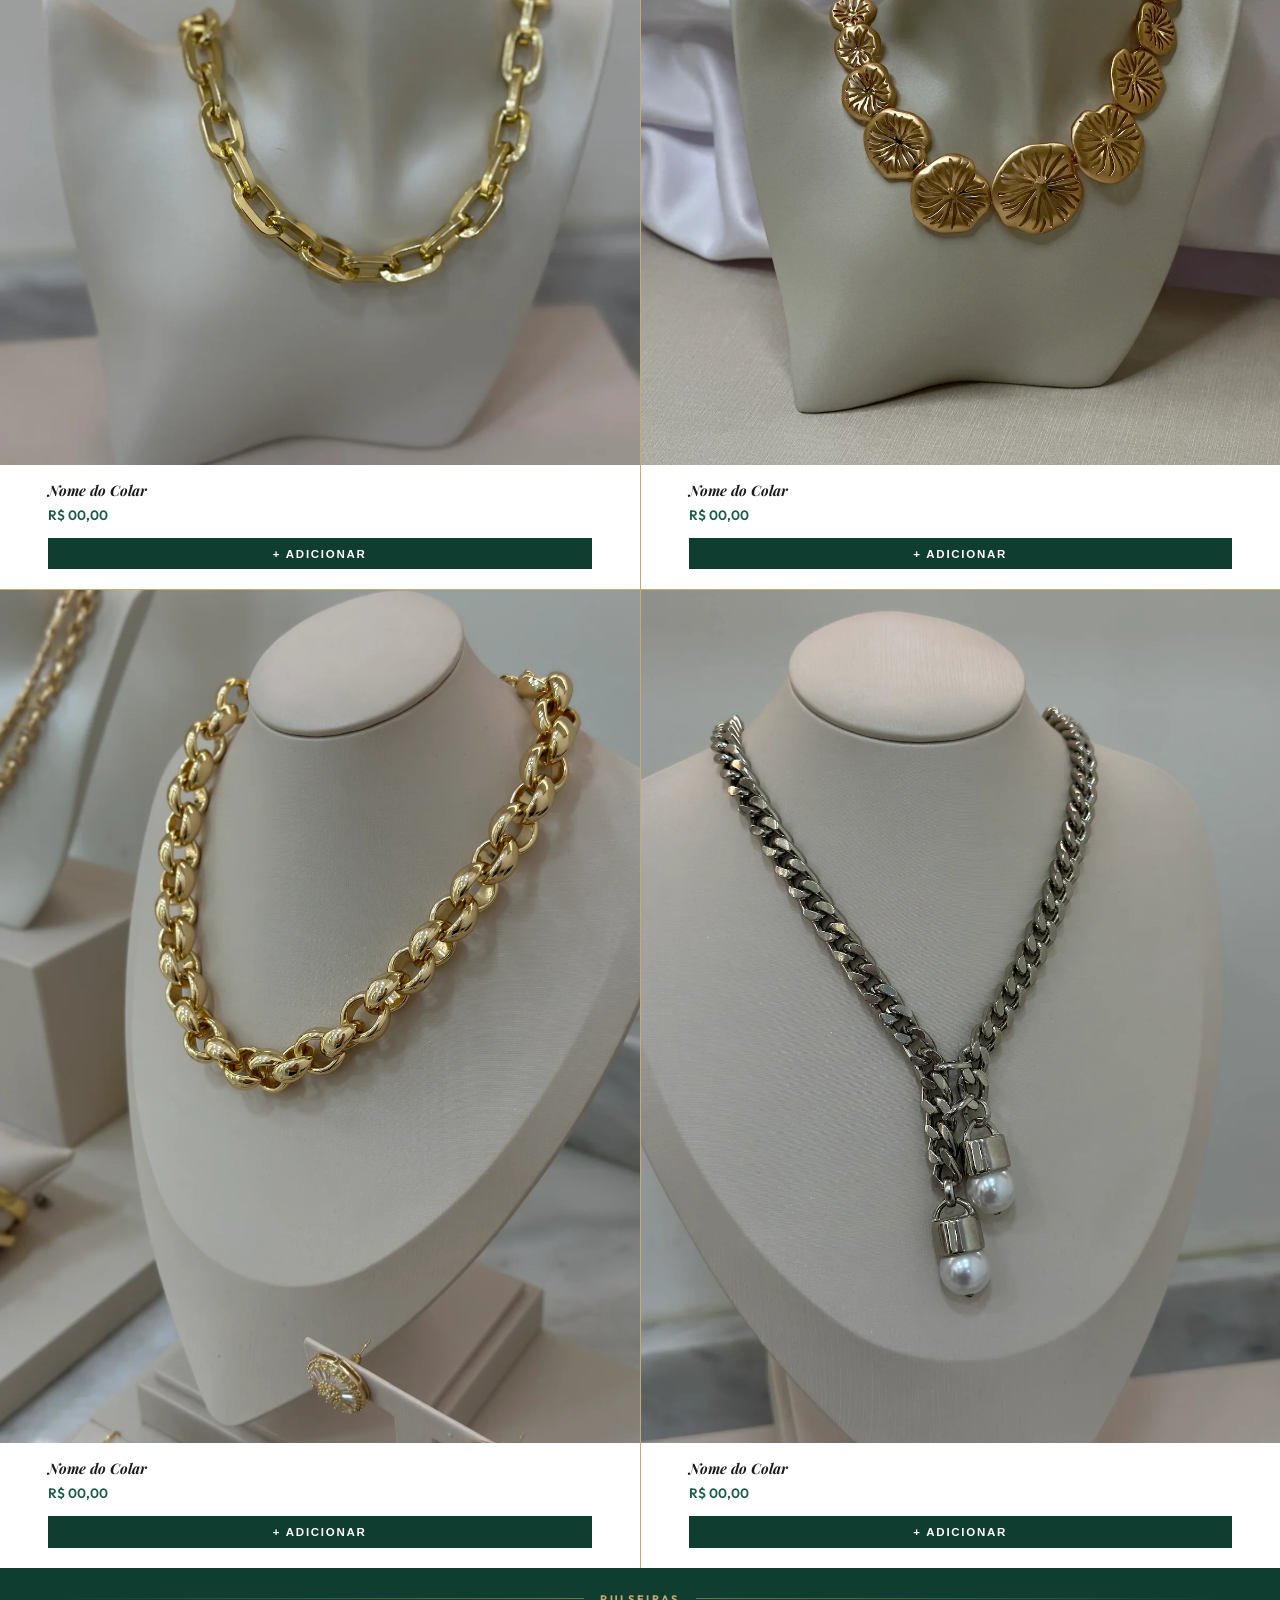
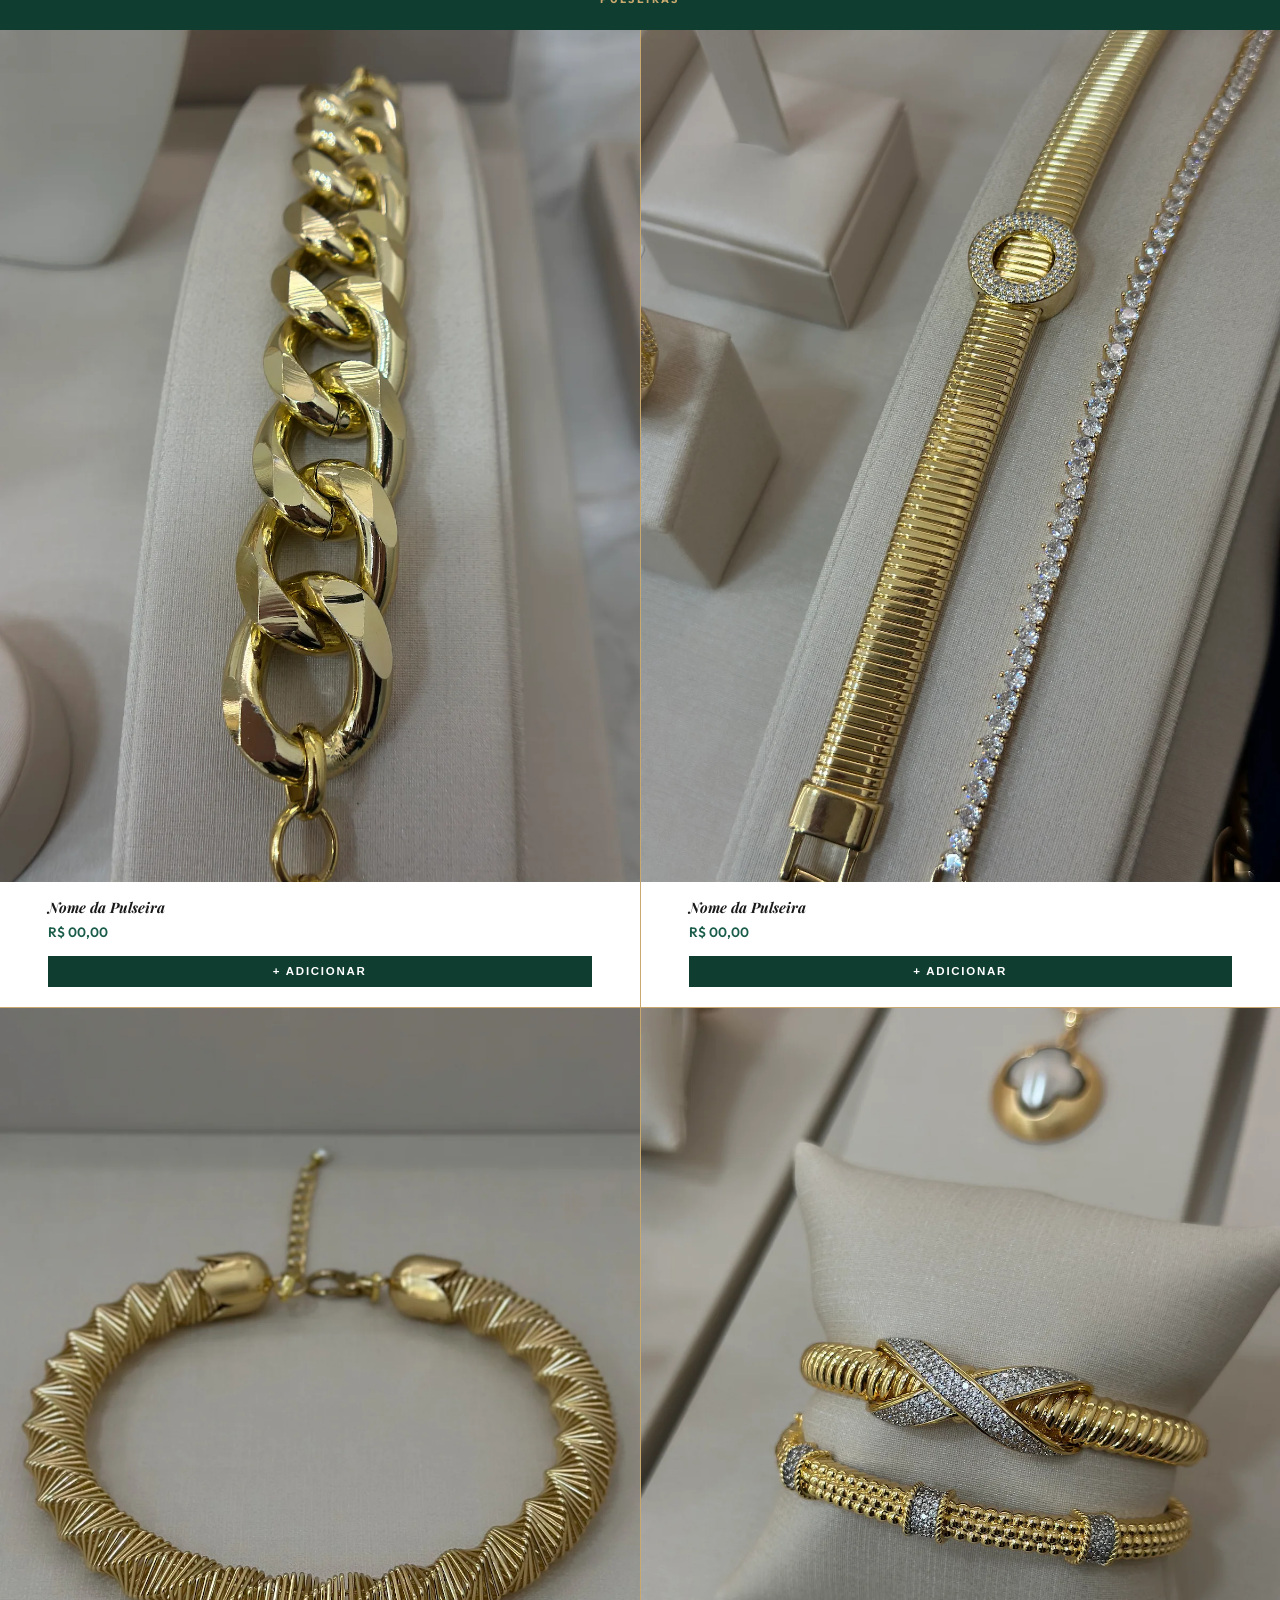
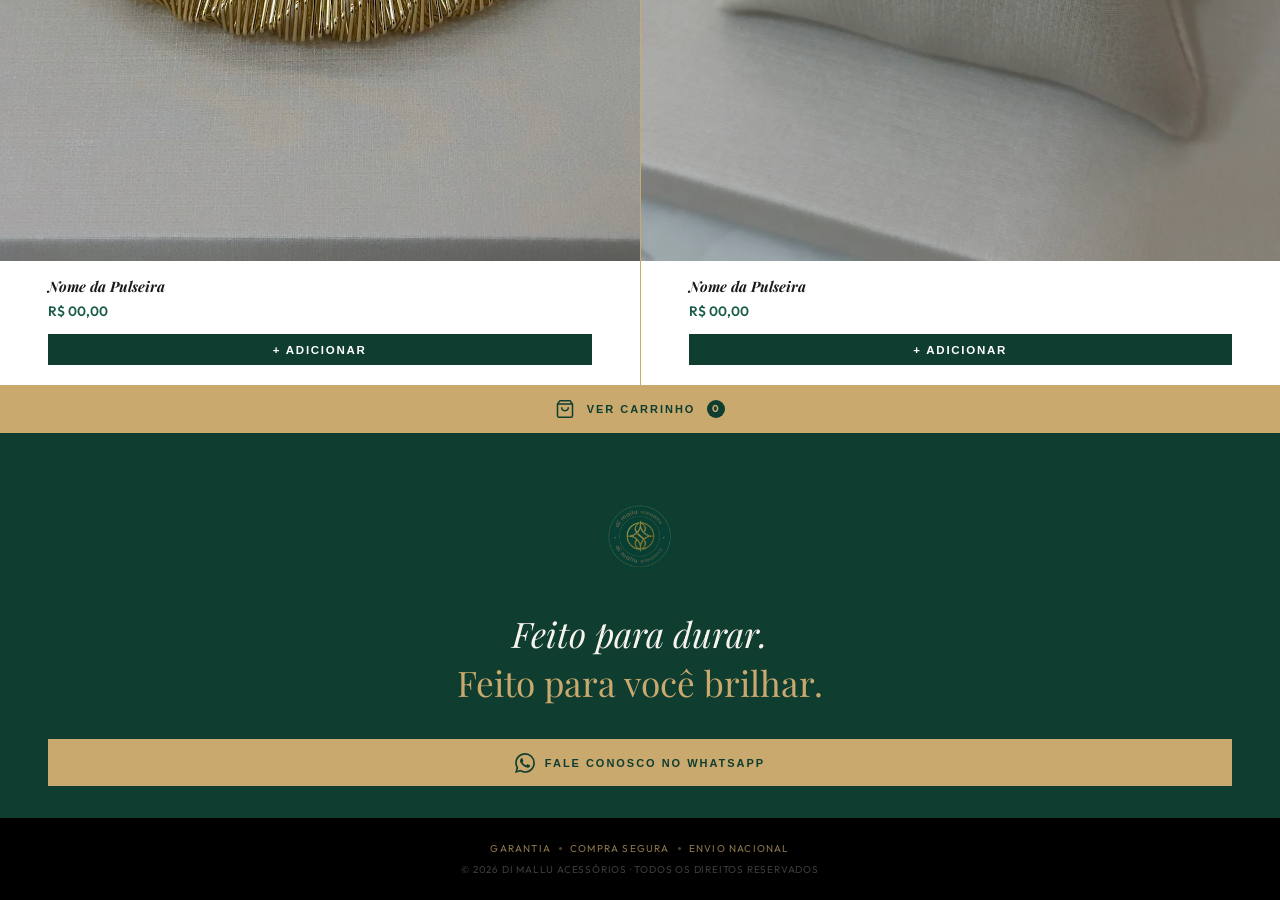
<file: index1-principal.html>
<!DOCTYPE html>
<html lang="pt-BR">
<head>
  <meta charset="UTF-8"/>
  <meta name="viewport" content="width=device-width, initial-scale=1.0"/>
  <title>Di Mallu — Acessórios que Contam Histórias</title>
  <link rel="preconnect" href="https://fonts.googleapis.com"/>
  <link rel="preconnect" href="https://fonts.gstatic.com" crossorigin/>
  <link href="https://fonts.googleapis.com/css2?family=Playfair+Display:ital,wght@0,400;0,700;0,800;1,400;1,700;1,800&family=Outfit:wght@300;400;500;700;800&display=swap" rel="stylesheet"/>
  <link rel="stylesheet" href="style1-principal.css"/>
</head>
<body>


  <!-- ==========================================
       INTRO — ANIMAÇÃO DA MARCA
       ========================================== -->
  <div id="intro">
    <video id="intro-video" src="./ARQUIVOS/animacao-marca.mp4" autoplay muted playsinline preload="auto"></video>
  </div>


  <!-- ==========================================
       CONTEÚDO PRINCIPAL
       ========================================== -->
  <div id="main-content">


    <!-- ==========================================
         MENU PRINCIPAL
         ========================================== -->
    <nav id="navbar">

      <!-- HAMBURGUER — ESQUERDA -->
      <button class="nav-hamburger" id="hamburger" aria-label="Abrir menu">
        <span></span>
        <span></span>
        <span></span>
      </button>

      <!-- LOGO — CENTRO -->
      <a href="#" class="nav-logo" aria-label="Di Mallu — página inicial">
        <img src="./ARQUIVOS/simbolo-logo.png" alt="Símbolo Di Mallu" class="nav-simbolo"/>
      </a>

      <!-- WHATSAPP — DIREITA -->
      <a href="#" class="nav-wpp" target="_blank" rel="noopener noreferrer" aria-label="Falar no WhatsApp">
        <svg width="22" height="22" viewBox="0 0 24 24" fill="currentColor" aria-hidden="true">
          <path d="M17.472 14.382c-.297-.149-1.758-.867-2.03-.967-.273-.099-.471-.148-.67.15-.197.297-.767.966-.94 1.164-.173.199-.347.223-.644.075-.297-.15-1.255-.463-2.39-1.475-.883-.788-1.48-1.761-1.653-2.059-.173-.297-.018-.458.13-.606.134-.133.298-.347.446-.52.149-.174.198-.298.298-.497.099-.198.05-.371-.025-.52-.075-.149-.669-1.612-.916-2.207-.242-.579-.487-.5-.669-.51-.173-.008-.371-.01-.57-.01-.198 0-.52.074-.792.372-.272.297-1.04 1.016-1.04 2.479 0 1.462 1.065 2.875 1.213 3.074.149.198 2.096 3.2 5.077 4.487.709.306 1.262.489 1.694.625.712.227 1.36.195 1.871.118.571-.085 1.758-.719 2.006-1.413.248-.694.248-1.289.173-1.413-.074-.124-.272-.198-.57-.347m-5.421 7.403h-.004a9.87 9.87 0 01-5.031-1.378l-.361-.214-3.741.982.998-3.648-.235-.374a9.86 9.86 0 01-1.51-5.26c.001-5.45 4.436-9.884 9.888-9.884 2.64 0 5.122 1.03 6.988 2.898a9.825 9.825 0 012.893 6.994c-.003 5.45-4.437 9.884-9.885 9.884m8.413-18.297A11.815 11.815 0 0012.05 0C5.495 0 .16 5.335.157 11.892c0 2.096.547 4.142 1.588 5.945L.057 24l6.305-1.654a11.882 11.882 0 005.683 1.448h.005c6.554 0 11.89-5.335 11.893-11.893a11.821 11.821 0 00-3.48-8.413z"/>
        </svg>
      </a>

   <ul class="nav-links" id="nav-links">
  <li><a href="index2-aneis.html"     class="nav-item">Anéis</a></li>
  <li><a href="index3-brincos.html"   class="nav-item">Brincos</a></li>
  <li><a href="index4-colares.html"   class="nav-item">Colares</a></li>
  <li><a href="index5-pulseiras.html" class="nav-item">Pulseiras</a></li>
  <li><a href="index6-cartao.html"    class="nav-item">Cartão presente</a></li>
  <li><a href="index7-garantias.html" class="nav-item">Garantias</a></li>
  <li><a href="#cta-final"            class="nav-item nav-cta">Fale conosco</a></li>
</ul>

    </nav>


    <!-- ==========================================
         SESSÃO 1 — HERO
         ========================================== -->
    <section id="hero">

      <div class="hero-content">

        <div class="eyebrow reveal">
          <div class="eyebrow-line"></div>
          <span>Acessórios que contam histórias</span>
        </div>

        <h1 class="hero-title reveal d1">
          Brilh<span class="letra-brilho">e
            <svg class="star-grande" viewBox="0 0 18 18" fill="none">
              <path d="M9 0L10 7.5L17 9L10 10.5L9 18L8 10.5L1 9L8 7.5Z" fill="white" opacity="0.9"/>
              <path d="M9 0L10 7.5L17 9L10 10.5L9 18L8 10.5L1 9L8 7.5Z" fill="#C9A96E" opacity="0.5"/>
            </svg>
            <svg class="star-pequena" viewBox="0 0 18 18" fill="none">
              <path d="M9 0L10 7.5L17 9L10 10.5L9 18L8 10.5L1 9L8 7.5Z" fill="#C9A96E"/>
            </svg>
          </span> do<br/><em>seu</em> jeito.
        </h1>

        <p class="hero-sub reveal d2">
          Porque <em>brilhar</em> é uma escolha e você já fez a <em>certa</em>.
        </p>

      </div>

    </section>

    <!-- DIVISOR — LINHA COM SÍMBOLO -->
    <div class="divisor-sessao" id="divisor-sessao" aria-hidden="true">
      <div class="divisor-linha div-esq"></div>
      <img src="./ARQUIVOS/simbolo-logo.png" alt="" class="divisor-simbolo"/>
      <div class="divisor-linha div-dir"></div>
    </div>


    <!-- ==========================================
         SESSÃO 2 — FRASE & FOTO
         ========================================== -->
    <section id="frase-foto">

      <!-- SLIDESHOW -->
      <div class="frase-foto-img" id="slideshow">
        <div class="slide ativo" style="background-image: url('./ARQUIVOS/malu1.webp')"></div>
        <div class="slide"       style="background-image: url('./ARQUIVOS/malu2.webp')"></div>
        <div class="slide"       style="background-image: url('./ARQUIVOS/malu3.webp')"></div>
        <div class="slide"       style="background-image: url('./ARQUIVOS/malu4.webp')"></div>
        <div class="slide"       style="background-image: url('./ARQUIVOS/malu5.webp')"></div>
      </div>

      <!-- FRASE -->
      <div class="frase-foto-texto">
        <div class="frase-aspas reveal">"</div>
        <h2 class="frase-titulo reveal d1">
          Cada peça conta uma <em>história</em>, porque a Di Mallu não é apenas sobre acessórios.
        </h2>
        <p class="frase-sub reveal d2">
          <em>É sobre como cada mulher se sente ao usá-los.</em>
        </p>
      </div>

    </section>


    <!-- ==========================================
         SESSÃO 3 — HISTÓRIA DA MARCA
         ========================================== -->
    <section id="historia">

      <div class="historia-track-wrap">
        <div class="historia-track" id="historiaTrack">

          <!-- SLIDE 1 -->
          <div class="historia-slide">
            <div class="eyebrow">
              <div class="eyebrow-line"></div>
              <span>Nossa história</span>
            </div>
            <h2 class="hero-title">Toda história de sucesso<br/>começa com um <em>sonho.</em></h2>
            <p class="hero-sub">A Di Mallu nasceu de um legado familiar, um elo entre mãe e filha, passando de geração em geração, carregando consigo a missão de elevar a autoestima e a confiança das mulheres.</p>
          </div>

          <!-- SLIDE 2 -->
          <div class="historia-slide">
            <div class="eyebrow">
              <div class="eyebrow-line"></div>
              <span>Nossa essência</span>
            </div>
            <h2 class="hero-title">Fazer cada cliente <em>brilhar</em><br/>em sua própria essência.</h2>
            <p class="hero-sub">Estamos sempre conectadas às tendências, mas o que mais importa é como essas peças fazem cada mulher se sentir única e especial.</p>
          </div>

          <!-- SLIDE 3 -->
          <div class="historia-slide">
            <div class="eyebrow">
              <div class="eyebrow-line"></div>
              <span>Nosso propósito</span>
            </div>
            <h2 class="hero-title">Mulheres <em>confiantes,</em><br/>únicas e conectadas.</h2>
            <p class="hero-sub">Nosso propósito é criar uma comunidade de mulheres que se sintam confiantes, únicas e conectadas à beleza que já carregam dentro de si.</p>
          </div>

        </div>
      </div>

      <!-- DOTS -->
      <div class="historia-dots" id="historiaDots">
        <div class="historia-dot on"></div>
        <div class="historia-dot"></div>
        <div class="historia-dot"></div>
      </div>

    </section>


    <!-- ==========================================
         SESSÃO 4 — PRODUTOS
         ========================================== -->
    <section id="produtos">

      <!-- MARQUEE -->
      <div class="marquee-wrap">
        <div class="marquee-track" id="marqueeTrack"></div>
      </div>

      <!-- TÍTULO -->
      <div class="produtos-header reveal">
        <div class="eyebrow" style="justify-content: center;">
          <div class="eyebrow-line"></div>
          <span>Nossas peças</span>
          <div class="eyebrow-line"></div>
        </div>
        <h2 class="produtos-titulo reveal d1">Sua Essência,<br/><em>Seu Brilho.</em></h2>
      </div>

       <!-- ANÉIS -->
      <div class="produtos-categoria reveal">
        <div class="categoria-label">
          <div class="divisor-linha left"></div>
          <span>Anéis</span>
          <div class="divisor-linha right"></div>
        </div>
      </div>
      <div class="produtos-grid">
        <div class="produto-card reveal">
          <div class="produto-img"><img src="./ARQUIVOS/anel1.webp" alt="Anel 1"/></div>
          <div class="produto-info">
            <h3 class="produto-nome">Nome do Anel</h3>
            <span class="produto-preco">R$ 00,00</span>
            <button class="produto-btn" data-nome="Nome do Anel" data-preco="00,00">+ Adicionar</button>
          </div>
        </div>
        <div class="produto-card reveal d1">
          <div class="produto-img"><img src="./ARQUIVOS/anel2.webp" alt="Anel 2"/></div>
          <div class="produto-info">
            <h3 class="produto-nome">Nome do Anel</h3>
            <span class="produto-preco">R$ 00,00</span>
            <button class="produto-btn" data-nome="Nome do Anel" data-preco="00,00">+ Adicionar</button>
          </div>
        </div>
      </div>

      <!-- BRINCOS -->
      <div class="produtos-categoria reveal">
        <div class="categoria-label">
          <div class="divisor-linha left"></div>
          <span>Brincos</span>
          <div class="divisor-linha right"></div>
        </div>
      </div>
      <div class="produtos-grid">
        <div class="produto-card reveal">
          <div class="produto-img"><img src="./ARQUIVOS/brinco1.webp" alt="Brinco 1"/></div>
          <div class="produto-info">
            <h3 class="produto-nome">Nome do Brinco</h3>
            <span class="produto-preco">R$ 00,00</span>
            <button class="produto-btn" data-nome="Nome do Brinco" data-preco="00,00">+ Adicionar</button>
          </div>
        </div>
        <div class="produto-card reveal d1">
          <div class="produto-img"><img src="./ARQUIVOS/brinco2.webp" alt="Brinco 2"/></div>
          <div class="produto-info">
            <h3 class="produto-nome">Nome do Brinco</h3>
            <span class="produto-preco">R$ 00,00</span>
            <button class="produto-btn" data-nome="Nome do Brinco" data-preco="00,00">+ Adicionar</button>
          </div>
        </div>
        <div class="produto-card reveal d2">
          <div class="produto-img"><img src="./ARQUIVOS/brinco3.webp" alt="Brinco 3"/></div>
          <div class="produto-info">
            <h3 class="produto-nome">Nome do Brinco</h3>
            <span class="produto-preco">R$ 00,00</span>
            <button class="produto-btn" data-nome="Nome do Brinco" data-preco="00,00">+ Adicionar</button>
          </div>
        </div>
        <div class="produto-card reveal d3">
          <div class="produto-img"><img src="./ARQUIVOS/brinco4.webp" alt="Brinco 4"/></div>
          <div class="produto-info">
            <h3 class="produto-nome">Nome do Brinco</h3>
            <span class="produto-preco">R$ 00,00</span>
            <button class="produto-btn" data-nome="Nome do Brinco" data-preco="00,00">+ Adicionar</button>
          </div>
        </div>
      </div>

      <!-- COLARES -->
      <div class="produtos-categoria reveal d1">
        <div class="categoria-label">
          <div class="divisor-linha left"></div>
          <span>Colares</span>
          <div class="divisor-linha right"></div>
        </div>
      </div>
      <div class="produtos-grid">
        <div class="produto-card reveal">
          <div class="produto-img"><img src="./ARQUIVOS/colar1.webp" alt="Colar 1"/></div>
          <div class="produto-info">
            <h3 class="produto-nome">Nome do Colar</h3>
            <span class="produto-preco">R$ 00,00</span>
            <button class="produto-btn" data-nome="Nome do Colar" data-preco="00,00">+ Adicionar</button>
          </div>
        </div>
        <div class="produto-card reveal d1">
          <div class="produto-img"><img src="./ARQUIVOS/colar2.webp" alt="Colar 2"/></div>
          <div class="produto-info">
            <h3 class="produto-nome">Nome do Colar</h3>
            <span class="produto-preco">R$ 00,00</span>
            <button class="produto-btn" data-nome="Nome do Colar" data-preco="00,00">+ Adicionar</button>
          </div>
        </div>
        <div class="produto-card reveal d2">
          <div class="produto-img"><img src="./ARQUIVOS/colar3.webp" alt="Colar 3"/></div>
          <div class="produto-info">
            <h3 class="produto-nome">Nome do Colar</h3>
            <span class="produto-preco">R$ 00,00</span>
            <button class="produto-btn" data-nome="Nome do Colar" data-preco="00,00">+ Adicionar</button>
          </div>
        </div>
        <div class="produto-card reveal d3">
          <div class="produto-img"><img src="./ARQUIVOS/colar4.webp" alt="Colar 4"/></div>
          <div class="produto-info">
            <h3 class="produto-nome">Nome do Colar</h3>
            <span class="produto-preco">R$ 00,00</span>
            <button class="produto-btn" data-nome="Nome do Colar" data-preco="00,00">+ Adicionar</button>
          </div>
        </div>
      </div>

      <!-- PULSEIRAS -->
      <div class="produtos-categoria reveal">
        <div class="categoria-label">
          <div class="divisor-linha left"></div>
          <span>Pulseiras</span>
          <div class="divisor-linha right"></div>
        </div>
      </div>
      <div class="produtos-grid">
        <div class="produto-card reveal">
          <div class="produto-img"><img src="./ARQUIVOS/pulseira1.webp" alt="Pulseira 1"/></div>
          <div class="produto-info">
            <h3 class="produto-nome">Nome da Pulseira</h3>
            <span class="produto-preco">R$ 00,00</span>
            <button class="produto-btn" data-nome="Nome da Pulseira" data-preco="00,00">+ Adicionar</button>
          </div>
        </div>
        <div class="produto-card reveal d1">
          <div class="produto-img"><img src="./ARQUIVOS/pulseira2.webp" alt="Pulseira 2"/></div>
          <div class="produto-info">
            <h3 class="produto-nome">Nome da Pulseira</h3>
            <span class="produto-preco">R$ 00,00</span>
            <button class="produto-btn" data-nome="Nome da Pulseira" data-preco="00,00">+ Adicionar</button>
          </div>
        </div>
        <div class="produto-card reveal d2">
          <div class="produto-img"><img src="./ARQUIVOS/pulseira3.webp" alt="Pulseira 3"/></div>
          <div class="produto-info">
            <h3 class="produto-nome">Nome da Pulseira</h3>
            <span class="produto-preco">R$ 00,00</span>
            <button class="produto-btn" data-nome="Nome da Pulseira" data-preco="00,00">+ Adicionar</button>
          </div>
        </div>
        <div class="produto-card reveal d3">
          <div class="produto-img"><img src="./ARQUIVOS/pulseira4.webp" alt="Pulseira 4"/></div>
          <div class="produto-info">
            <h3 class="produto-nome">Nome da Pulseira</h3>
            <span class="produto-preco">R$ 00,00</span>
            <button class="produto-btn" data-nome="Nome da Pulseira" data-preco="00,00">+ Adicionar</button>
          </div>
        </div>
      </div>

      <!-- BOTÃO VER CARRINHO -->
      <button class="btn-carrinho" id="btnVerCarrinho">
        <svg width="20" height="20" viewBox="0 0 24 24" fill="none" stroke="currentColor" stroke-width="1.8" aria-hidden="true">
          <path d="M6 2 3 6v14a2 2 0 0 0 2 2h14a2 2 0 0 0 2-2V6l-3-4z"/>
          <line x1="3" y1="6" x2="21" y2="6"/>
          <path d="M16 10a4 4 0 0 1-8 0"/>
        </svg>
        Ver carrinho
        <span class="btn-carrinho-badge" id="carrinhoBadge">0</span>
      </button>

    </section>


    <!-- ==========================================
         SESSÃO 5 — CTA FINAL
         ========================================== -->
    <section id="cta-final">

      <div class="logo">
        <img src="./ARQUIVOS/logo.png" alt="Logo Di Mallu"/>
      </div>

      <p class="cta-titulo reveal">Feito para durar.<br/><em>Feito para você brilhar.</em></p>

      <button class="cta-wpp reveal d1" id="ctaWpp">
        <svg width="20" height="20" viewBox="0 0 24 24" fill="currentColor" aria-hidden="true">
          <path d="M17.472 14.382c-.297-.149-1.758-.867-2.03-.967-.273-.099-.471-.148-.67.15-.197.297-.767.966-.94 1.164-.173.199-.347.223-.644.075-.297-.15-1.255-.463-2.39-1.475-.883-.788-1.48-1.761-1.653-2.059-.173-.297-.018-.458.13-.606.134-.133.298-.347.446-.52.149-.174.198-.298.298-.497.099-.198.05-.371-.025-.52-.075-.149-.669-1.612-.916-2.207-.242-.579-.487-.5-.669-.51-.173-.008-.371-.01-.57-.01-.198 0-.52.074-.792.372-.272.297-1.04 1.016-1.04 2.479 0 1.462 1.065 2.875 1.213 3.074.149.198 2.096 3.2 5.077 4.487.709.306 1.262.489 1.694.625.712.227 1.36.195 1.871.118.571-.085 1.758-.719 2.006-1.413.248-.694.248-1.289.173-1.413-.074-.124-.272-.198-.57-.347m-5.421 7.403h-.004a9.87 9.87 0 01-5.031-1.378l-.361-.214-3.741.982.998-3.648-.235-.374a9.86 9.86 0 01-1.51-5.26c.001-5.45 4.436-9.884 9.888-9.884 2.64 0 5.122 1.03 6.988 2.898a9.825 9.825 0 012.893 6.994c-.003 5.45-4.437 9.884-9.885 9.884m8.413-18.297A11.815 11.815 0 0012.05 0C5.495 0 .16 5.335.157 11.892c0 2.096.547 4.142 1.588 5.945L.057 24l6.305-1.654a11.882 11.882 0 005.683 1.448h.005c6.554 0 11.89-5.335 11.893-11.893a11.821 11.821 0 00-3.48-8.413z"/>
        </svg>
        Fale conosco no WhatsApp
      </button>

      <div class="cta-rodape">
        <div class="cta-garantia">
          <span>Garantia</span>
          <div class="cta-dot"></div>
          <span>Compra segura</span>
          <div class="cta-dot"></div>
          <span>Envio nacional</span>
        </div>
        <span class="cta-copy">© 2026 Di Mallu Acessórios · Todos os direitos reservados</span>
      </div>

    </section>


  </div><!-- /main-content -->

  <script src="main1-principal.js"></script>
</body>
</html>
</file>
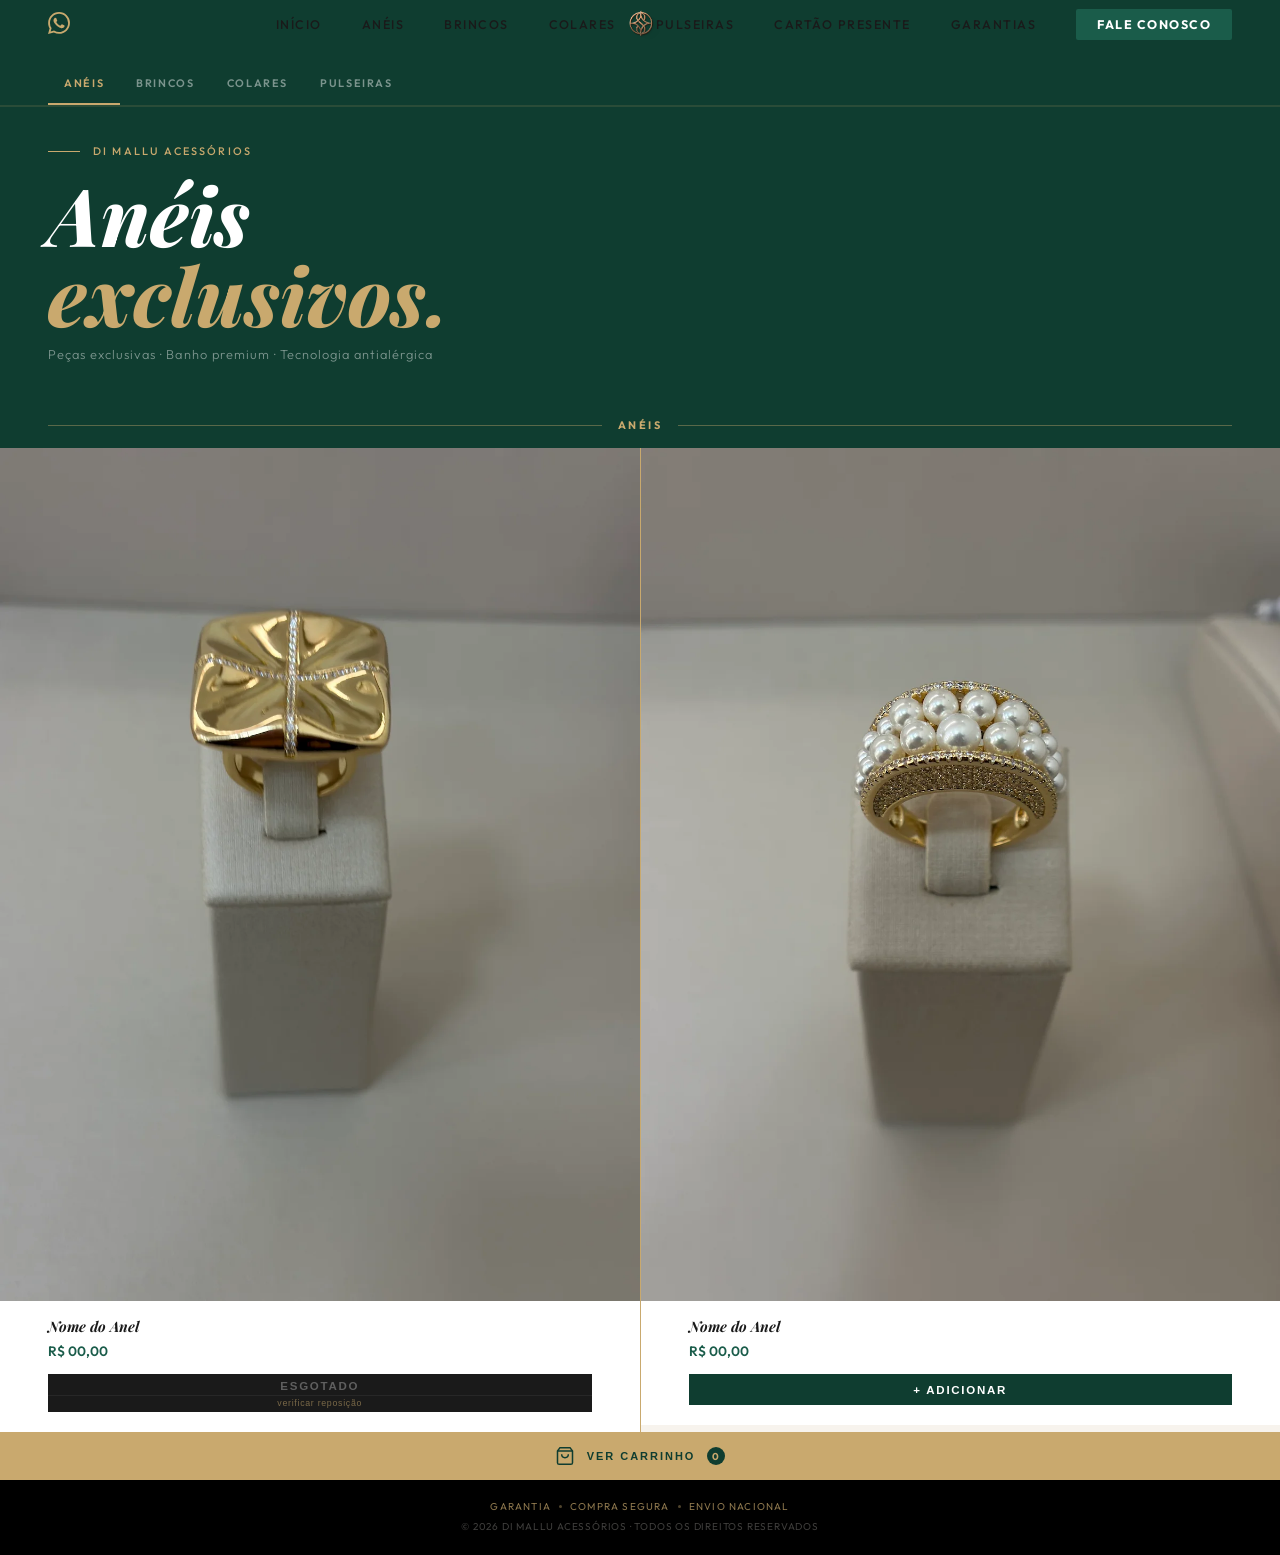
<file: index2-aneis.html>
<!DOCTYPE html>
<html lang="pt-BR">
<head>
  <meta charset="UTF-8"/>
  <meta name="viewport" content="width=device-width, initial-scale=1.0"/>
  <title>Di Mallu — Anéis</title>
  <link rel="preconnect" href="https://fonts.googleapis.com"/>
  <link rel="preconnect" href="https://fonts.gstatic.com" crossorigin/>
  <link href="https://fonts.googleapis.com/css2?family=Playfair+Display:ital,wght@0,400;0,700;0,800;1,400;1,700;1,800&family=Outfit:wght@300;400;500;700;800&display=swap" rel="stylesheet"/>
  <link rel="stylesheet" href="style2-categorias.css"/>
</head>
<body>


  <!-- ==========================================
       CONTEÚDO PRINCIPAL
       ========================================== -->
  <div id="main-content" class="visible">


    <!-- ==========================================
         MENU PRINCIPAL
         ========================================== -->
    <nav id="navbar">

      <!-- HAMBURGUER — ESQUERDA -->
      <button class="nav-hamburger" id="hamburger" aria-label="Abrir menu">
        <span></span>
        <span></span>
        <span></span>
      </button>

      <!-- LOGO — CENTRO -->
      <a href="index.html" class="nav-logo" aria-label="Di Mallu — página inicial">
        <img src="./ARQUIVOS/simbolo-logo.png" alt="Símbolo Di Mallu" class="nav-simbolo"/>
      </a>

      <!-- WHATSAPP — DIREITA -->
      <a href="#" class="nav-wpp" id="navWpp" target="_blank" rel="noopener noreferrer" aria-label="Falar no WhatsApp">
        <svg width="22" height="22" viewBox="0 0 24 24" fill="currentColor" aria-hidden="true">
          <path d="M17.472 14.382c-.297-.149-1.758-.867-2.03-.967-.273-.099-.471-.148-.67.15-.197.297-.767.966-.94 1.164-.173.199-.347.223-.644.075-.297-.15-1.255-.463-2.39-1.475-.883-.788-1.48-1.761-1.653-2.059-.173-.297-.018-.458.13-.606.134-.133.298-.347.446-.52.149-.174.198-.298.298-.497.099-.198.05-.371-.025-.52-.075-.149-.669-1.612-.916-2.207-.242-.579-.487-.5-.669-.51-.173-.008-.371-.01-.57-.01-.198 0-.52.074-.792.372-.272.297-1.04 1.016-1.04 2.479 0 1.462 1.065 2.875 1.213 3.074.149.198 2.096 3.2 5.077 4.487.709.306 1.262.489 1.694.625.712.227 1.36.195 1.871.118.571-.085 1.758-.719 2.006-1.413.248-.694.248-1.289.173-1.413-.074-.124-.272-.198-.57-.347m-5.421 7.403h-.004a9.87 9.87 0 01-5.031-1.378l-.361-.214-3.741.982.998-3.648-.235-.374a9.86 9.86 0 01-1.51-5.26c.001-5.45 4.436-9.884 9.888-9.884 2.64 0 5.122 1.03 6.988 2.898a9.825 9.825 0 012.893 6.994c-.003 5.45-4.437 9.884-9.885 9.884m8.413-18.297A11.815 11.815 0 0012.05 0C5.495 0 .16 5.335.157 11.892c0 2.096.547 4.142 1.588 5.945L.057 24l6.305-1.654a11.882 11.882 0 005.683 1.448h.005c6.554 0 11.89-5.335 11.893-11.893a11.821 11.821 0 00-3.48-8.413z"/>
        </svg>
      </a>

      <!-- LINKS -->
      <ul class="nav-links" id="nav-links">
        <li><a href="index.html#hero" class="nav-item">Início</a></li>
        <li><a href="index2-aneis.html"      class="nav-item">Anéis</a></li>
        <li><a href="index3-brincos.html"    class="nav-item">Brincos</a></li>
        <li><a href="index4-colares.html"    class="nav-item">Colares</a></li>
        <li><a href="index5-pulseiras.html"  class="nav-item">Pulseiras</a></li>
        <li><a href="index6-cartao.html"     class="nav-item">Cartão presente</a></li>
        <li><a href="index7-garantias.html"  class="nav-item">Garantias</a></li>
        <li><a href="index.html#cta-final" class="nav-item nav-cta">Fale conosco</a></li>
      </ul>

    </nav>


    <!-- ==========================================
         ABAS DE CATEGORIA
         ========================================== -->
    <div class="categorias-nav">
      <a href="index2-aneis.html"     class="cat-aba" id="aba-aneis">Anéis</a>
      <a href="index3-brincos.html"   class="cat-aba" id="aba-brincos">Brincos</a>
      <a href="index4-colares.html"   class="cat-aba" id="aba-colares">Colares</a>
      <a href="index5-pulseiras.html" class="cat-aba" id="aba-pulseiras">Pulseiras</a>
    </div>


    <!-- ==========================================
         HERO DA CATEGORIA
         ========================================== -->
    <div class="categoria-hero">
      <div class="eyebrow">
        <div class="eyebrow-line"></div>
        <span>Di Mallu Acessórios</span>
      </div>
      <h1 class="categoria-titulo">Anéis<br/><em>exclusivos.</em></h1>
      <p class="categoria-sub">Peças exclusivas · Banho premium · Tecnologia antialérgica</p>
    </div>


    <!-- ==========================================
         PRODUTOS
         ========================================== -->
    <div class="categoria-grid-wrap">

      <div class="categoria-label">
        <div class="linha"></div>
        <span>Anéis</span>
        <div class="linha"></div>
      </div>
      <div class="produtos-grid">
        <div class="produto-card reveal d0">
          <div class="produto-img"><img src="./ARQUIVOS/anel1.webp" alt="Anéis 1"/></div>
          <div class="produto-info">
            <h3 class="produto-nome">Nome do Anel</h3>
            <span class="produto-preco">R$ 00,00</span>
             <button class="produto-btn esgotado" data-nome="Nome" data-esgotado="true">
              Esgotado
              <span class="btn-reposicao">verificar reposição</span>
            </button>
          </div>
        </div>
        <div class="produto-card reveal d1">
          <div class="produto-img"><img src="./ARQUIVOS/anel2.webp" alt="Anéis 2"/></div>
          <div class="produto-info">
            <h3 class="produto-nome">Nome do Anel</h3>
            <span class="produto-preco">R$ 00,00</span>
            <button class="produto-btn" data-nome="Anel 2" data-preco="00,00">+ Adicionar</button>
          </div>
        </div>
      </div>

      <!-- BOTÃO VER CARRINHO -->
      <button class="btn-carrinho" id="btnVerCarrinho">
        <svg width="20" height="20" viewBox="0 0 24 24" fill="none" stroke="currentColor" stroke-width="1.8" aria-hidden="true">
          <path d="M6 2 3 6v14a2 2 0 0 0 2 2h14a2 2 0 0 0 2-2V6l-3-4z"/>
          <line x1="3" y1="6" x2="21" y2="6"/>
          <path d="M16 10a4 4 0 0 1-8 0"/>
        </svg>
        Ver carrinho
        <span class="btn-carrinho-badge" id="carrinhoBadge">0</span>
      </button>

    </div>


    <!-- ==========================================
         RODAPÉ
         ========================================== -->
    <div class="categoria-rodape">
      <div class="garantia">
        <span>Garantia</span>
        <div class="cta-dot"></div>
        <span>Compra segura</span>
        <div class="cta-dot"></div>
        <span>Envio nacional</span>
      </div>
      <span class="copy">© 2026 Di Mallu Acessórios · Todos os direitos reservados</span>
    </div>


  </div>
  
  <!-- /MAIN-CONTENT -->

  <script src="main2-categorias.js"></script>
  <script src="main3-carrinho.js"></script>
  <script>
    
    /* ABA ATIVA — MARCA A ABA CORRESPONDENTE À PÁGINA */
    document.getElementById('aba-aneis').classList.add('ativa');
  </script>
</body>
</html>
</file>
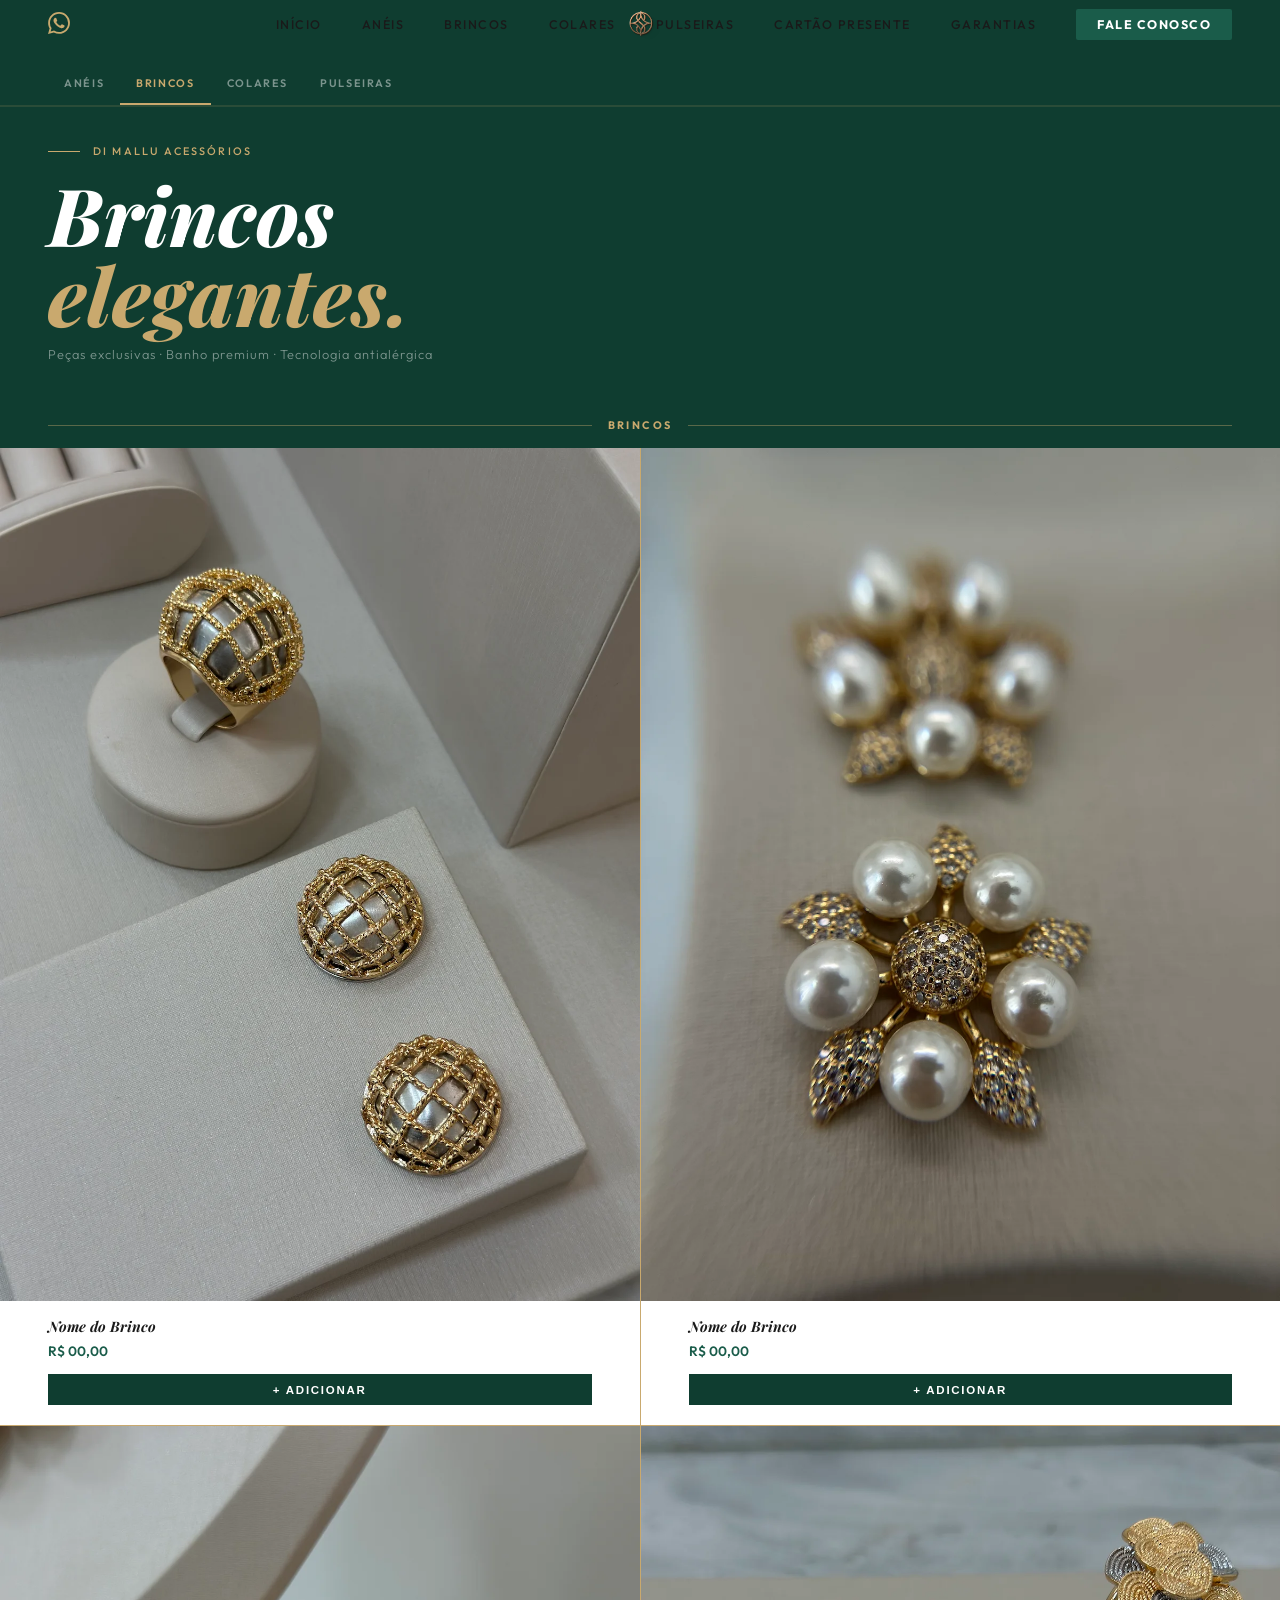
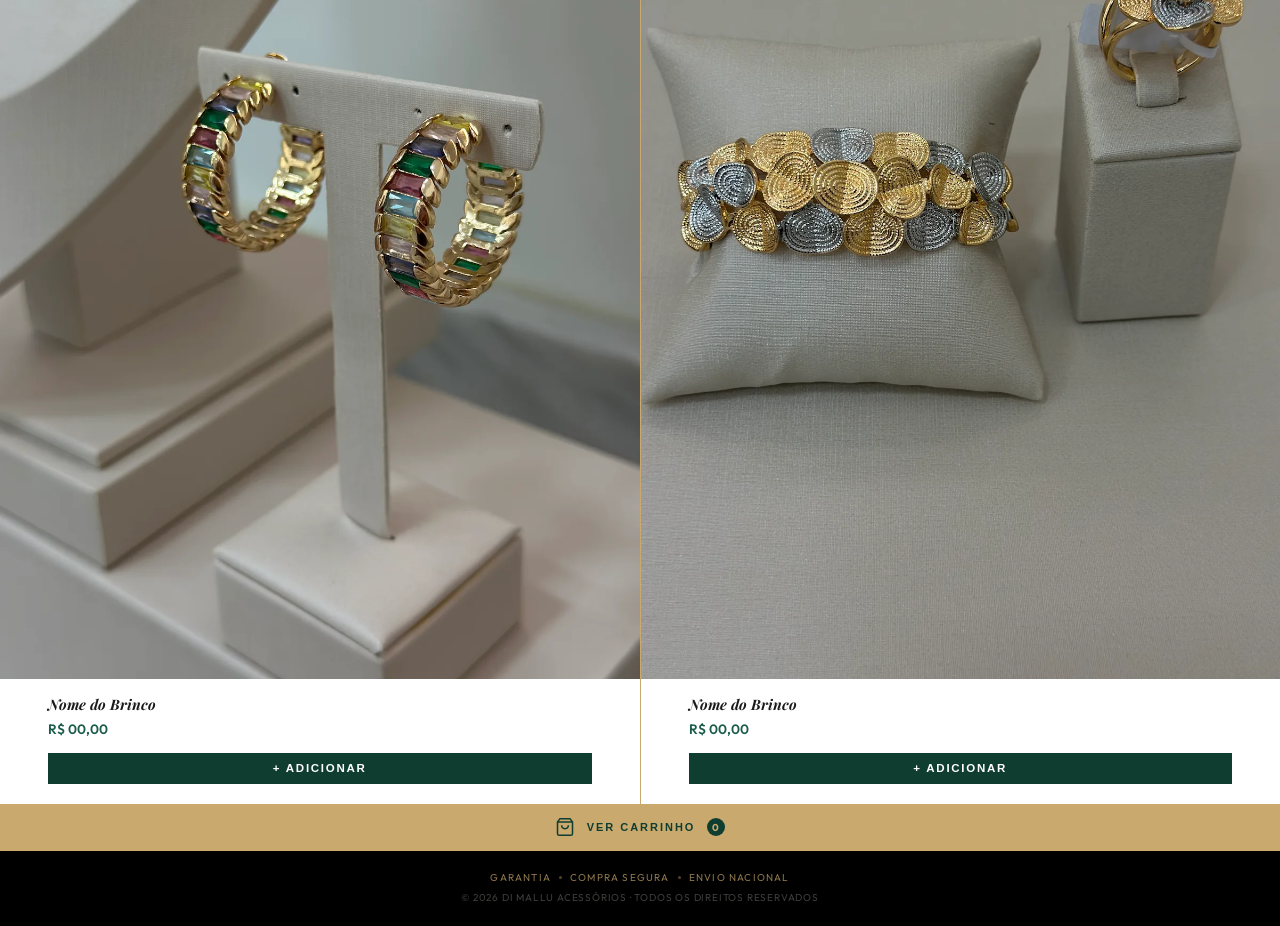
<file: index3-brincos.html>
<!DOCTYPE html>
<html lang="pt-BR">
<head>
  <meta charset="UTF-8"/>
  <meta name="viewport" content="width=device-width, initial-scale=1.0"/>
  <title>Di Mallu — Brincos</title>
  <link rel="preconnect" href="https://fonts.googleapis.com"/>
  <link rel="preconnect" href="https://fonts.gstatic.com" crossorigin/>
  <link href="https://fonts.googleapis.com/css2?family=Playfair+Display:ital,wght@0,400;0,700;0,800;1,400;1,700;1,800&family=Outfit:wght@300;400;500;700;800&display=swap" rel="stylesheet"/>
  <link rel="stylesheet" href="style2-categorias.css"/>
</head>
<body>


  <!-- ==========================================
       CONTEÚDO PRINCIPAL
       ========================================== -->
  <div id="main-content" class="visible">


    <!-- ==========================================
         MENU PRINCIPAL
         ========================================== -->
    <nav id="navbar">

      <!-- HAMBURGUER — ESQUERDA -->
      <button class="nav-hamburger" id="hamburger" aria-label="Abrir menu">
        <span></span>
        <span></span>
        <span></span>
      </button>

      <!-- LOGO — CENTRO -->
      <a href="index.html" class="nav-logo" aria-label="Di Mallu — página inicial">
        <img src="./ARQUIVOS/simbolo-logo.png" alt="Símbolo Di Mallu" class="nav-simbolo"/>
      </a>

      <!-- WHATSAPP — DIREITA -->
      <a href="#" class="nav-wpp" id="navWpp" target="_blank" rel="noopener noreferrer" aria-label="Falar no WhatsApp">
        <svg width="22" height="22" viewBox="0 0 24 24" fill="currentColor" aria-hidden="true">
          <path d="M17.472 14.382c-.297-.149-1.758-.867-2.03-.967-.273-.099-.471-.148-.67.15-.197.297-.767.966-.94 1.164-.173.199-.347.223-.644.075-.297-.15-1.255-.463-2.39-1.475-.883-.788-1.48-1.761-1.653-2.059-.173-.297-.018-.458.13-.606.134-.133.298-.347.446-.52.149-.174.198-.298.298-.497.099-.198.05-.371-.025-.52-.075-.149-.669-1.612-.916-2.207-.242-.579-.487-.5-.669-.51-.173-.008-.371-.01-.57-.01-.198 0-.52.074-.792.372-.272.297-1.04 1.016-1.04 2.479 0 1.462 1.065 2.875 1.213 3.074.149.198 2.096 3.2 5.077 4.487.709.306 1.262.489 1.694.625.712.227 1.36.195 1.871.118.571-.085 1.758-.719 2.006-1.413.248-.694.248-1.289.173-1.413-.074-.124-.272-.198-.57-.347m-5.421 7.403h-.004a9.87 9.87 0 01-5.031-1.378l-.361-.214-3.741.982.998-3.648-.235-.374a9.86 9.86 0 01-1.51-5.26c.001-5.45 4.436-9.884 9.888-9.884 2.64 0 5.122 1.03 6.988 2.898a9.825 9.825 0 012.893 6.994c-.003 5.45-4.437 9.884-9.885 9.884m8.413-18.297A11.815 11.815 0 0012.05 0C5.495 0 .16 5.335.157 11.892c0 2.096.547 4.142 1.588 5.945L.057 24l6.305-1.654a11.882 11.882 0 005.683 1.448h.005c6.554 0 11.89-5.335 11.893-11.893a11.821 11.821 0 00-3.48-8.413z"/>
        </svg>
      </a>

      <!-- LINKS -->
      <ul class="nav-links" id="nav-links">
        <li><a href="index.html#hero" class="nav-item">Início</a></li>
        <li><a href="index2-aneis.html"      class="nav-item">Anéis</a></li>
        <li><a href="index3-brincos.html"    class="nav-item">Brincos</a></li>
        <li><a href="index4-colares.html"    class="nav-item">Colares</a></li>
        <li><a href="index5-pulseiras.html"  class="nav-item">Pulseiras</a></li>
        <li><a href="index6-cartao.html"     class="nav-item">Cartão presente</a></li>
        <li><a href="index7-garantias.html"  class="nav-item">Garantias</a></li>
        <li><a href="index.html#cta-final" class="nav-item nav-cta">Fale conosco</a></li>
      </ul>

    </nav>


    <!-- ==========================================
         ABAS DE CATEGORIA
         ========================================== -->
    <div class="categorias-nav">
      <a href="index2-aneis.html"     class="cat-aba" id="aba-aneis">Anéis</a>
      <a href="index3-brincos.html"   class="cat-aba" id="aba-brincos">Brincos</a>
      <a href="index4-colares.html"   class="cat-aba" id="aba-colares">Colares</a>
      <a href="index5-pulseiras.html" class="cat-aba" id="aba-pulseiras">Pulseiras</a>
    </div>


    <!-- ==========================================
         HERO DA CATEGORIA
         ========================================== -->
    <div class="categoria-hero">
      <div class="eyebrow">
        <div class="eyebrow-line"></div>
        <span>Di Mallu Acessórios</span>
      </div>
      <h1 class="categoria-titulo">Brincos<br/><em>elegantes.</em></h1>
      <p class="categoria-sub">Peças exclusivas · Banho premium · Tecnologia antialérgica</p>
    </div>


    <!-- ==========================================
         PRODUTOS
         ========================================== -->
    <div class="categoria-grid-wrap">

      <div class="categoria-label">
        <div class="linha"></div>
        <span>Brincos</span>
        <div class="linha"></div>
      </div>
      <div class="produtos-grid">
        <div class="produto-card reveal d0">
          <div class="produto-img"><img src="./ARQUIVOS/brinco1.webp" alt="Brincos 1"/></div>
          <div class="produto-info">
            <h3 class="produto-nome">Nome do Brinco</h3>
            <span class="produto-preco">R$ 00,00</span>
            <button class="produto-btn" data-nome="Brinco 1" data-preco="00,00">+ Adicionar</button>
          </div>
        </div>
        <div class="produto-card reveal d1">
          <div class="produto-img"><img src="./ARQUIVOS/brinco2.webp" alt="Brincos 2"/></div>
          <div class="produto-info">
            <h3 class="produto-nome">Nome do Brinco</h3>
            <span class="produto-preco">R$ 00,00</span>
            <button class="produto-btn" data-nome="Brinco 2" data-preco="00,00">+ Adicionar</button>
          </div>
        </div>
        <div class="produto-card reveal d2">
          <div class="produto-img"><img src="./ARQUIVOS/brinco3.webp" alt="Brincos 3"/></div>
          <div class="produto-info">
            <h3 class="produto-nome">Nome do Brinco</h3>
            <span class="produto-preco">R$ 00,00</span>
            <button class="produto-btn" data-nome="Brinco 3" data-preco="00,00">+ Adicionar</button>
          </div>
        </div>
        <div class="produto-card reveal d3">
          <div class="produto-img"><img src="./ARQUIVOS/brinco4.webp" alt="Brincos 4"/></div>
          <div class="produto-info">
            <h3 class="produto-nome">Nome do Brinco</h3>
            <span class="produto-preco">R$ 00,00</span>
            <button class="produto-btn" data-nome="Brinco 4" data-preco="00,00">+ Adicionar</button>
          </div>
        </div>
      </div>

      <!-- BOTÃO VER CARRINHO -->
      <button class="btn-carrinho" id="btnVerCarrinho">
        <svg width="20" height="20" viewBox="0 0 24 24" fill="none" stroke="currentColor" stroke-width="1.8" aria-hidden="true">
          <path d="M6 2 3 6v14a2 2 0 0 0 2 2h14a2 2 0 0 0 2-2V6l-3-4z"/>
          <line x1="3" y1="6" x2="21" y2="6"/>
          <path d="M16 10a4 4 0 0 1-8 0"/>
        </svg>
        Ver carrinho
        <span class="btn-carrinho-badge" id="carrinhoBadge">0</span>
      </button>

    </div>


    <!-- ==========================================
         RODAPÉ
         ========================================== -->
    <div class="categoria-rodape">
      <div class="garantia">
        <span>Garantia</span>
        <div class="cta-dot"></div>
        <span>Compra segura</span>
        <div class="cta-dot"></div>
        <span>Envio nacional</span>
      </div>
      <span class="copy">© 2026 Di Mallu Acessórios · Todos os direitos reservados</span>
    </div>


  </div>
  
  <!-- /MAIN-CONTENT -->

  <script src="main2-categorias.js"></script>
  <script src="main3-carrinho.js"></script>
  <script>
    
    /* ABA ATIVA — MARCA A ABA CORRESPONDENTE À PÁGINA */
    document.getElementById('aba-brincos').classList.add('ativa');
  </script>
</body>
</html>
</file>
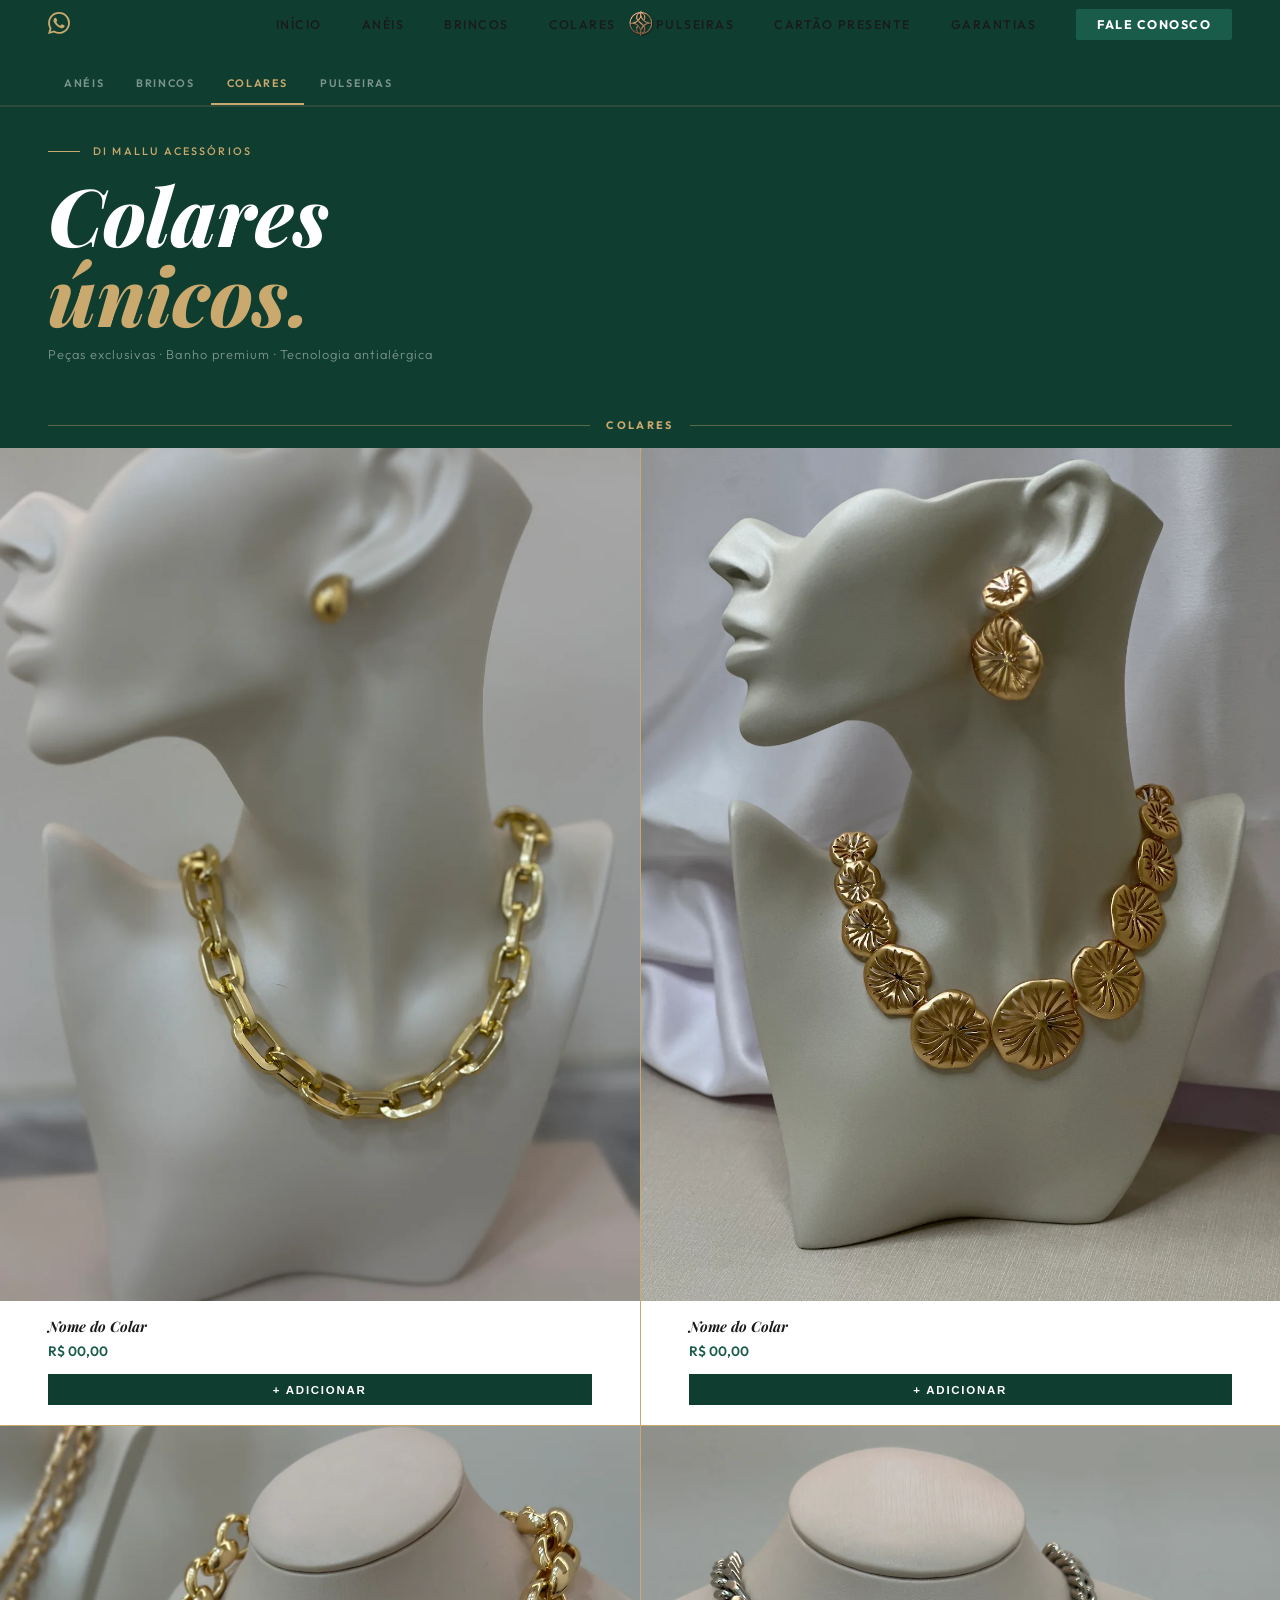
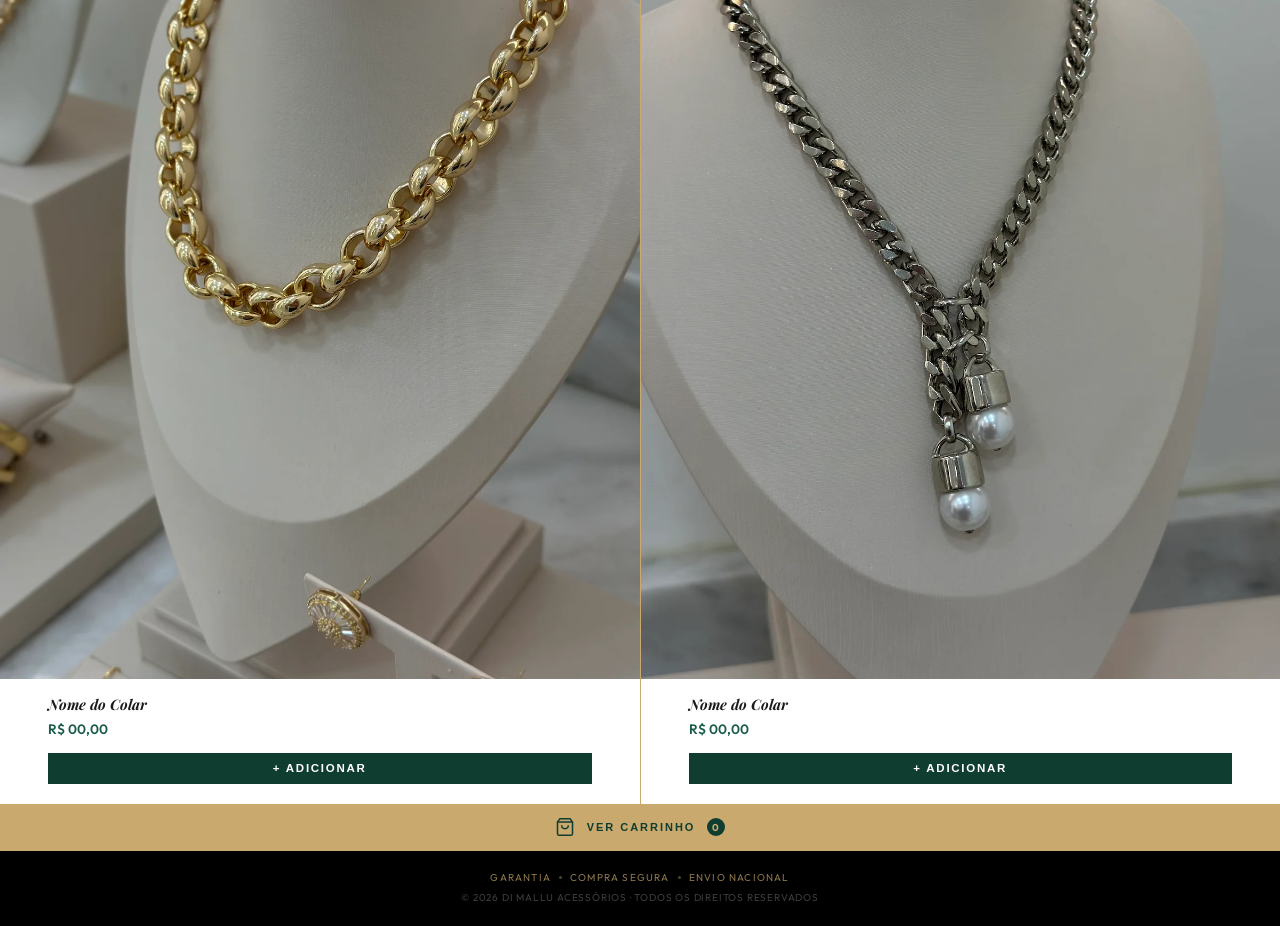
<file: index4-colares.html>
<!DOCTYPE html>
<html lang="pt-BR">
<head>
  <meta charset="UTF-8"/>
  <meta name="viewport" content="width=device-width, initial-scale=1.0"/>
  <title>Di Mallu — Colares</title>
  <link rel="preconnect" href="https://fonts.googleapis.com"/>
  <link rel="preconnect" href="https://fonts.gstatic.com" crossorigin/>
  <link href="https://fonts.googleapis.com/css2?family=Playfair+Display:ital,wght@0,400;0,700;0,800;1,400;1,700;1,800&family=Outfit:wght@300;400;500;700;800&display=swap" rel="stylesheet"/>
  <link rel="stylesheet" href="style2-categorias.css"/>
</head>
<body>


  <!-- ==========================================
       CONTEÚDO PRINCIPAL
       ========================================== -->
  <div id="main-content" class="visible">


    <!-- ==========================================
         MENU PRINCIPAL
         ========================================== -->
    <nav id="navbar">

      <!-- HAMBURGUER — ESQUERDA -->
      <button class="nav-hamburger" id="hamburger" aria-label="Abrir menu">
        <span></span>
        <span></span>
        <span></span>
      </button>

      <!-- LOGO — CENTRO -->
      <a href="index.html" class="nav-logo" aria-label="Di Mallu — página inicial">
        <img src="./ARQUIVOS/simbolo-logo.png" alt="Símbolo Di Mallu" class="nav-simbolo"/>
      </a>

      <!-- WHATSAPP — DIREITA -->
      <a href="#" class="nav-wpp" id="navWpp" target="_blank" rel="noopener noreferrer" aria-label="Falar no WhatsApp">
        <svg width="22" height="22" viewBox="0 0 24 24" fill="currentColor" aria-hidden="true">
          <path d="M17.472 14.382c-.297-.149-1.758-.867-2.03-.967-.273-.099-.471-.148-.67.15-.197.297-.767.966-.94 1.164-.173.199-.347.223-.644.075-.297-.15-1.255-.463-2.39-1.475-.883-.788-1.48-1.761-1.653-2.059-.173-.297-.018-.458.13-.606.134-.133.298-.347.446-.52.149-.174.198-.298.298-.497.099-.198.05-.371-.025-.52-.075-.149-.669-1.612-.916-2.207-.242-.579-.487-.5-.669-.51-.173-.008-.371-.01-.57-.01-.198 0-.52.074-.792.372-.272.297-1.04 1.016-1.04 2.479 0 1.462 1.065 2.875 1.213 3.074.149.198 2.096 3.2 5.077 4.487.709.306 1.262.489 1.694.625.712.227 1.36.195 1.871.118.571-.085 1.758-.719 2.006-1.413.248-.694.248-1.289.173-1.413-.074-.124-.272-.198-.57-.347m-5.421 7.403h-.004a9.87 9.87 0 01-5.031-1.378l-.361-.214-3.741.982.998-3.648-.235-.374a9.86 9.86 0 01-1.51-5.26c.001-5.45 4.436-9.884 9.888-9.884 2.64 0 5.122 1.03 6.988 2.898a9.825 9.825 0 012.893 6.994c-.003 5.45-4.437 9.884-9.885 9.884m8.413-18.297A11.815 11.815 0 0012.05 0C5.495 0 .16 5.335.157 11.892c0 2.096.547 4.142 1.588 5.945L.057 24l6.305-1.654a11.882 11.882 0 005.683 1.448h.005c6.554 0 11.89-5.335 11.893-11.893a11.821 11.821 0 00-3.48-8.413z"/>
        </svg>
      </a>

      <!-- LINKS -->
      <ul class="nav-links" id="nav-links">
        <li><a href="index.html#hero" class="nav-item">Início</a></li>
        <li><a href="index2-aneis.html"      class="nav-item">Anéis</a></li>
        <li><a href="index3-brincos.html"    class="nav-item">Brincos</a></li>
        <li><a href="index4-colares.html"    class="nav-item">Colares</a></li>
        <li><a href="index5-pulseiras.html"  class="nav-item">Pulseiras</a></li>
        <li><a href="index6-cartao.html"     class="nav-item">Cartão presente</a></li>
        <li><a href="index7-garantias.html"  class="nav-item">Garantias</a></li>
        <li><a href="index.html#cta-final" class="nav-item nav-cta">Fale conosco</a></li>
      </ul>

    </nav>


    <!-- ==========================================
         ABAS DE CATEGORIA
         ========================================== -->
    <div class="categorias-nav">
      <a href="index2-aneis.html"     class="cat-aba" id="aba-aneis">Anéis</a>
      <a href="index3-brincos.html"   class="cat-aba" id="aba-brincos">Brincos</a>
      <a href="index4-colares.html"   class="cat-aba" id="aba-colares">Colares</a>
      <a href="index5-pulseiras.html" class="cat-aba" id="aba-pulseiras">Pulseiras</a>
    </div>


    <!-- ==========================================
         HERO DA CATEGORIA
         ========================================== -->
    <div class="categoria-hero">
      <div class="eyebrow">
        <div class="eyebrow-line"></div>
        <span>Di Mallu Acessórios</span>
      </div>
      <h1 class="categoria-titulo">Colares<br/><em>únicos.</em></h1>
      <p class="categoria-sub">Peças exclusivas · Banho premium · Tecnologia antialérgica</p>
    </div>


    <!-- ==========================================
         PRODUTOS
         ========================================== -->
    <div class="categoria-grid-wrap">

      <div class="categoria-label">
        <div class="linha"></div>
        <span>Colares</span>
        <div class="linha"></div>
      </div>
      <div class="produtos-grid">
        <div class="produto-card reveal d0">
          <div class="produto-img"><img src="./ARQUIVOS/colar1.webp" alt="Colares 1"/></div>
          <div class="produto-info">
            <h3 class="produto-nome">Nome do Colar</h3>
            <span class="produto-preco">R$ 00,00</span>
            <button class="produto-btn" data-nome="Colar 1" data-preco="00,00">+ Adicionar</button>
          </div>
        </div>
        <div class="produto-card reveal d1">
          <div class="produto-img"><img src="./ARQUIVOS/colar2.webp" alt="Colares 2"/></div>
          <div class="produto-info">
            <h3 class="produto-nome">Nome do Colar</h3>
            <span class="produto-preco">R$ 00,00</span>
            <button class="produto-btn" data-nome="Colar 2" data-preco="00,00">+ Adicionar</button>
          </div>
        </div>
        <div class="produto-card reveal d2">
          <div class="produto-img"><img src="./ARQUIVOS/colar3.webp" alt="Colares 3"/></div>
          <div class="produto-info">
            <h3 class="produto-nome">Nome do Colar</h3>
            <span class="produto-preco">R$ 00,00</span>
            <button class="produto-btn" data-nome="Colar 3" data-preco="00,00">+ Adicionar</button>
          </div>
        </div>
        <div class="produto-card reveal d3">
          <div class="produto-img"><img src="./ARQUIVOS/colar4.webp" alt="Colares 4"/></div>
          <div class="produto-info">
            <h3 class="produto-nome">Nome do Colar</h3>
            <span class="produto-preco">R$ 00,00</span>
            <button class="produto-btn" data-nome="Colar 4" data-preco="00,00">+ Adicionar</button>
          </div>
        </div>
      </div>

      <!-- BOTÃO VER CARRINHO -->
      <button class="btn-carrinho" id="btnVerCarrinho">
        <svg width="20" height="20" viewBox="0 0 24 24" fill="none" stroke="currentColor" stroke-width="1.8" aria-hidden="true">
          <path d="M6 2 3 6v14a2 2 0 0 0 2 2h14a2 2 0 0 0 2-2V6l-3-4z"/>
          <line x1="3" y1="6" x2="21" y2="6"/>
          <path d="M16 10a4 4 0 0 1-8 0"/>
        </svg>
        Ver carrinho
        <span class="btn-carrinho-badge" id="carrinhoBadge">0</span>
      </button>

    </div>


    <!-- ==========================================
         RODAPÉ
         ========================================== -->
    <div class="categoria-rodape">
      <div class="garantia">
        <span>Garantia</span>
        <div class="cta-dot"></div>
        <span>Compra segura</span>
        <div class="cta-dot"></div>
        <span>Envio nacional</span>
      </div>
      <span class="copy">© 2026 Di Mallu Acessórios · Todos os direitos reservados</span>
    </div>


  </div>
  
  <!-- /MAIN-CONTENT -->

  <script src="main2-categorias.js"></script>
  <script src="main3-carrinho.js"></script>
  <script>
    
    /* ABA ATIVA — MARCA A ABA CORRESPONDENTE À PÁGINA */
    document.getElementById('aba-colares').classList.add('ativa');
  </script>
</body>
</html>
</file>
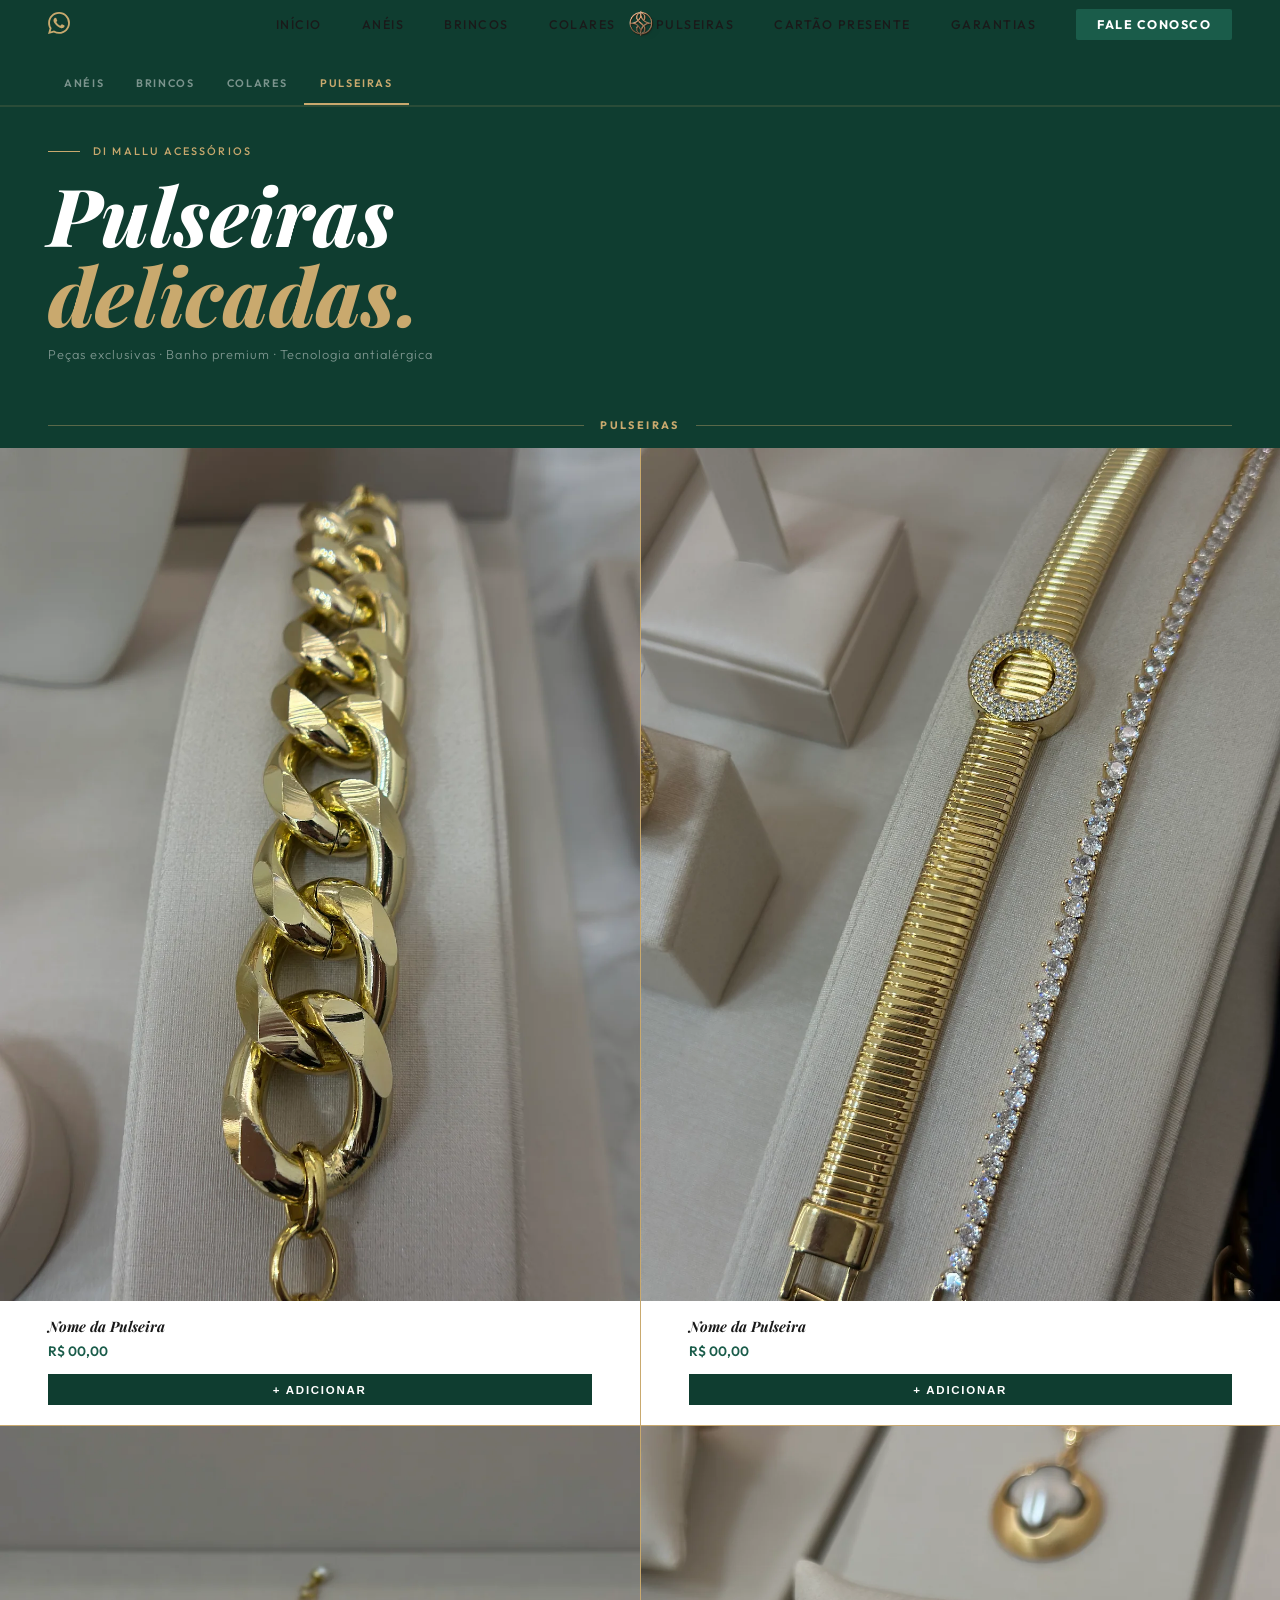
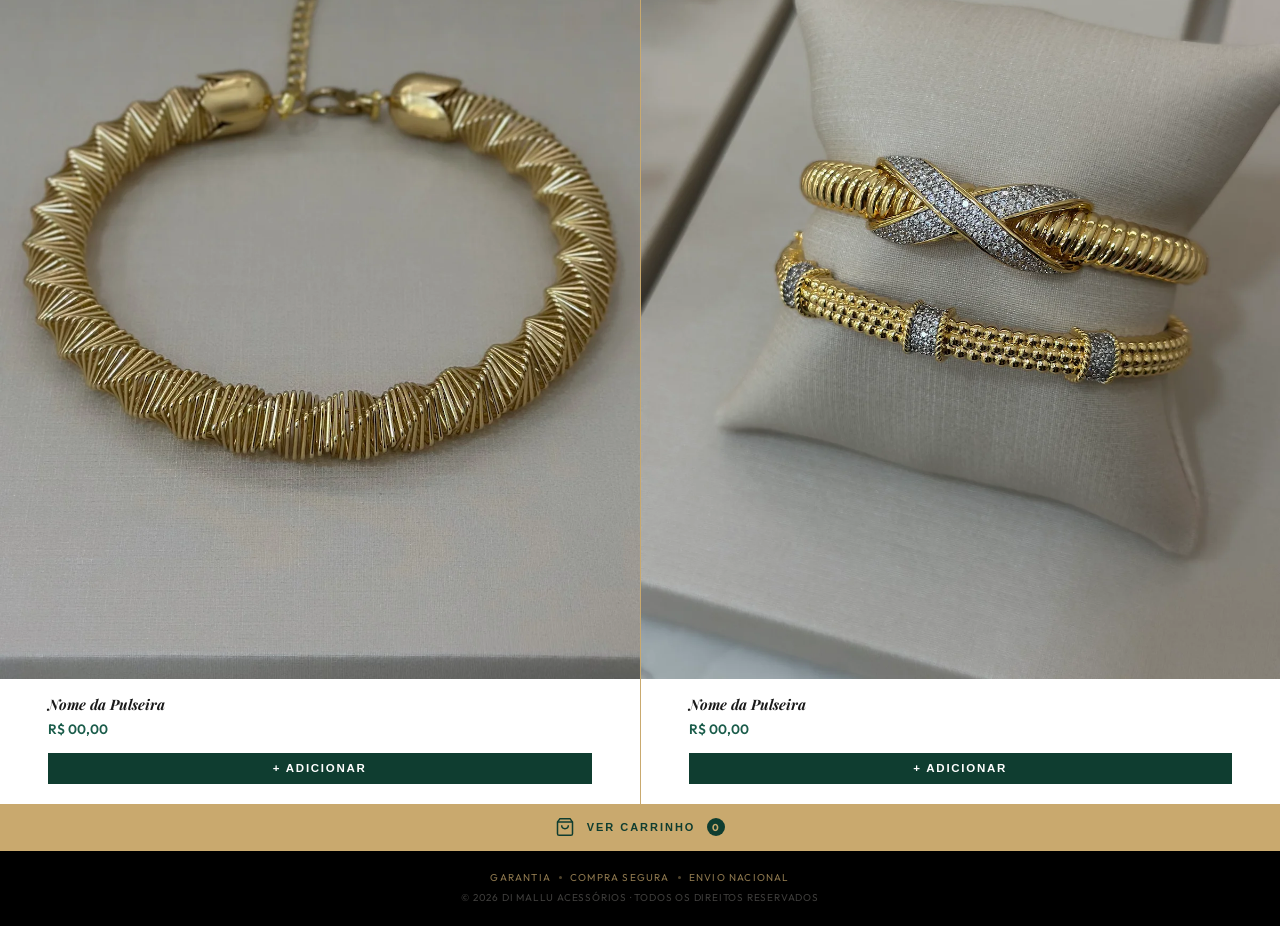
<file: index5-pulseiras.html>
<!DOCTYPE html>
<html lang="pt-BR">
<head>
  <meta charset="UTF-8"/>
  <meta name="viewport" content="width=device-width, initial-scale=1.0"/>
  <title>Di Mallu — Pulseiras</title>
  <link rel="preconnect" href="https://fonts.googleapis.com"/>
  <link rel="preconnect" href="https://fonts.gstatic.com" crossorigin/>
  <link href="https://fonts.googleapis.com/css2?family=Playfair+Display:ital,wght@0,400;0,700;0,800;1,400;1,700;1,800&family=Outfit:wght@300;400;500;700;800&display=swap" rel="stylesheet"/>
  <link rel="stylesheet" href="style2-categorias.css"/>
</head>
<body>


  <!-- ==========================================
       CONTEÚDO PRINCIPAL
       ========================================== -->
  <div id="main-content" class="visible">


    <!-- ==========================================
         MENU PRINCIPAL
         ========================================== -->
    <nav id="navbar">

      <!-- HAMBURGUER — ESQUERDA -->
      <button class="nav-hamburger" id="hamburger" aria-label="Abrir menu">
        <span></span>
        <span></span>
        <span></span>
      </button>

      <!-- LOGO — CENTRO -->
      <a href="index.html" class="nav-logo" aria-label="Di Mallu — página inicial">
        <img src="./ARQUIVOS/simbolo-logo.png" alt="Símbolo Di Mallu" class="nav-simbolo"/>
      </a>

      <!-- WHATSAPP — DIREITA -->
      <a href="#" class="nav-wpp" id="navWpp" target="_blank" rel="noopener noreferrer" aria-label="Falar no WhatsApp">
        <svg width="22" height="22" viewBox="0 0 24 24" fill="currentColor" aria-hidden="true">
          <path d="M17.472 14.382c-.297-.149-1.758-.867-2.03-.967-.273-.099-.471-.148-.67.15-.197.297-.767.966-.94 1.164-.173.199-.347.223-.644.075-.297-.15-1.255-.463-2.39-1.475-.883-.788-1.48-1.761-1.653-2.059-.173-.297-.018-.458.13-.606.134-.133.298-.347.446-.52.149-.174.198-.298.298-.497.099-.198.05-.371-.025-.52-.075-.149-.669-1.612-.916-2.207-.242-.579-.487-.5-.669-.51-.173-.008-.371-.01-.57-.01-.198 0-.52.074-.792.372-.272.297-1.04 1.016-1.04 2.479 0 1.462 1.065 2.875 1.213 3.074.149.198 2.096 3.2 5.077 4.487.709.306 1.262.489 1.694.625.712.227 1.36.195 1.871.118.571-.085 1.758-.719 2.006-1.413.248-.694.248-1.289.173-1.413-.074-.124-.272-.198-.57-.347m-5.421 7.403h-.004a9.87 9.87 0 01-5.031-1.378l-.361-.214-3.741.982.998-3.648-.235-.374a9.86 9.86 0 01-1.51-5.26c.001-5.45 4.436-9.884 9.888-9.884 2.64 0 5.122 1.03 6.988 2.898a9.825 9.825 0 012.893 6.994c-.003 5.45-4.437 9.884-9.885 9.884m8.413-18.297A11.815 11.815 0 0012.05 0C5.495 0 .16 5.335.157 11.892c0 2.096.547 4.142 1.588 5.945L.057 24l6.305-1.654a11.882 11.882 0 005.683 1.448h.005c6.554 0 11.89-5.335 11.893-11.893a11.821 11.821 0 00-3.48-8.413z"/>
        </svg>
      </a>

      <!-- LINKS -->
      <ul class="nav-links" id="nav-links">
        <li><a href="index.html#hero" class="nav-item">Início</a></li>
        <li><a href="index2-aneis.html"      class="nav-item">Anéis</a></li>
        <li><a href="index3-brincos.html"    class="nav-item">Brincos</a></li>
        <li><a href="index4-colares.html"    class="nav-item">Colares</a></li>
        <li><a href="index5-pulseiras.html"  class="nav-item">Pulseiras</a></li>
        <li><a href="index6-cartao.html"     class="nav-item">Cartão presente</a></li>
        <li><a href="index7-garantias.html"  class="nav-item">Garantias</a></li>
        <li><a href="index.html#cta-final" class="nav-item nav-cta">Fale conosco</a></li>
      </ul>

    </nav>


    <!-- ==========================================
         ABAS DE CATEGORIA
         ========================================== -->
    <div class="categorias-nav">
      <a href="index2-aneis.html"     class="cat-aba" id="aba-aneis">Anéis</a>
      <a href="index3-brincos.html"   class="cat-aba" id="aba-brincos">Brincos</a>
      <a href="index4-colares.html"   class="cat-aba" id="aba-colares">Colares</a>
      <a href="index5-pulseiras.html" class="cat-aba" id="aba-pulseiras">Pulseiras</a>
    </div>


    <!-- ==========================================
         HERO DA CATEGORIA
         ========================================== -->
    <div class="categoria-hero">
      <div class="eyebrow">
        <div class="eyebrow-line"></div>
        <span>Di Mallu Acessórios</span>
      </div>
      <h1 class="categoria-titulo">Pulseiras<br/><em>delicadas.</em></h1>
      <p class="categoria-sub">Peças exclusivas · Banho premium · Tecnologia antialérgica</p>
    </div>


    <!-- ==========================================
         PRODUTOS
         ========================================== -->
    <div class="categoria-grid-wrap">

      <div class="categoria-label">
        <div class="linha"></div>
        <span>Pulseiras</span>
        <div class="linha"></div>
      </div>
      <div class="produtos-grid">
        <div class="produto-card reveal d0">
          <div class="produto-img"><img src="./ARQUIVOS/pulseira1.webp" alt="Pulseiras 1"/></div>
          <div class="produto-info">
            <h3 class="produto-nome">Nome da Pulseira</h3>
            <span class="produto-preco">R$ 00,00</span>
            <button class="produto-btn" data-nome="Pulseira 1" data-preco="00,00">+ Adicionar</button>
          </div>
        </div>
        <div class="produto-card reveal d1">
          <div class="produto-img"><img src="./ARQUIVOS/pulseira2.webp" alt="Pulseiras 2"/></div>
          <div class="produto-info">
            <h3 class="produto-nome">Nome da Pulseira</h3>
            <span class="produto-preco">R$ 00,00</span>
            <button class="produto-btn" data-nome="Pulseira 2" data-preco="00,00">+ Adicionar</button>
          </div>
        </div>
        <div class="produto-card reveal d2">
          <div class="produto-img"><img src="./ARQUIVOS/pulseira3.webp" alt="Pulseiras 3"/></div>
          <div class="produto-info">
            <h3 class="produto-nome">Nome da Pulseira</h3>
            <span class="produto-preco">R$ 00,00</span>
            <button class="produto-btn" data-nome="Pulseira 3" data-preco="00,00">+ Adicionar</button>
          </div>
        </div>
        <div class="produto-card reveal d3">
          <div class="produto-img"><img src="./ARQUIVOS/pulseira4.webp" alt="Pulseiras 4"/></div>
          <div class="produto-info">
            <h3 class="produto-nome">Nome da Pulseira</h3>
            <span class="produto-preco">R$ 00,00</span>
            <button class="produto-btn" data-nome="Pulseira 4" data-preco="00,00">+ Adicionar</button>
          </div>
        </div>
      </div>

      <!-- BOTÃO VER CARRINHO -->
      <button class="btn-carrinho" id="btnVerCarrinho">
        <svg width="20" height="20" viewBox="0 0 24 24" fill="none" stroke="currentColor" stroke-width="1.8" aria-hidden="true">
          <path d="M6 2 3 6v14a2 2 0 0 0 2 2h14a2 2 0 0 0 2-2V6l-3-4z"/>
          <line x1="3" y1="6" x2="21" y2="6"/>
          <path d="M16 10a4 4 0 0 1-8 0"/>
        </svg>
        Ver carrinho
        <span class="btn-carrinho-badge" id="carrinhoBadge">0</span>
      </button>

    </div>


    <!-- ==========================================
         RODAPÉ
         ========================================== -->
    <div class="categoria-rodape">
      <div class="garantia">
        <span>Garantia</span>
        <div class="cta-dot"></div>
        <span>Compra segura</span>
        <div class="cta-dot"></div>
        <span>Envio nacional</span>
      </div>
      <span class="copy">© 2026 Di Mallu Acessórios · Todos os direitos reservados</span>
    </div>


  </div>
  
  <!-- /MAIN-CONTENT -->

  <script src="main2-categorias.js"></script>
  <script src="main3-carrinho.js"></script>
  <script>
    
    /* ABA ATIVA — MARCA A ABA CORRESPONDENTE À PÁGINA */
    document.getElementById('aba-pulseiras').classList.add('ativa');
  </script>
</body>
</html>
</file>
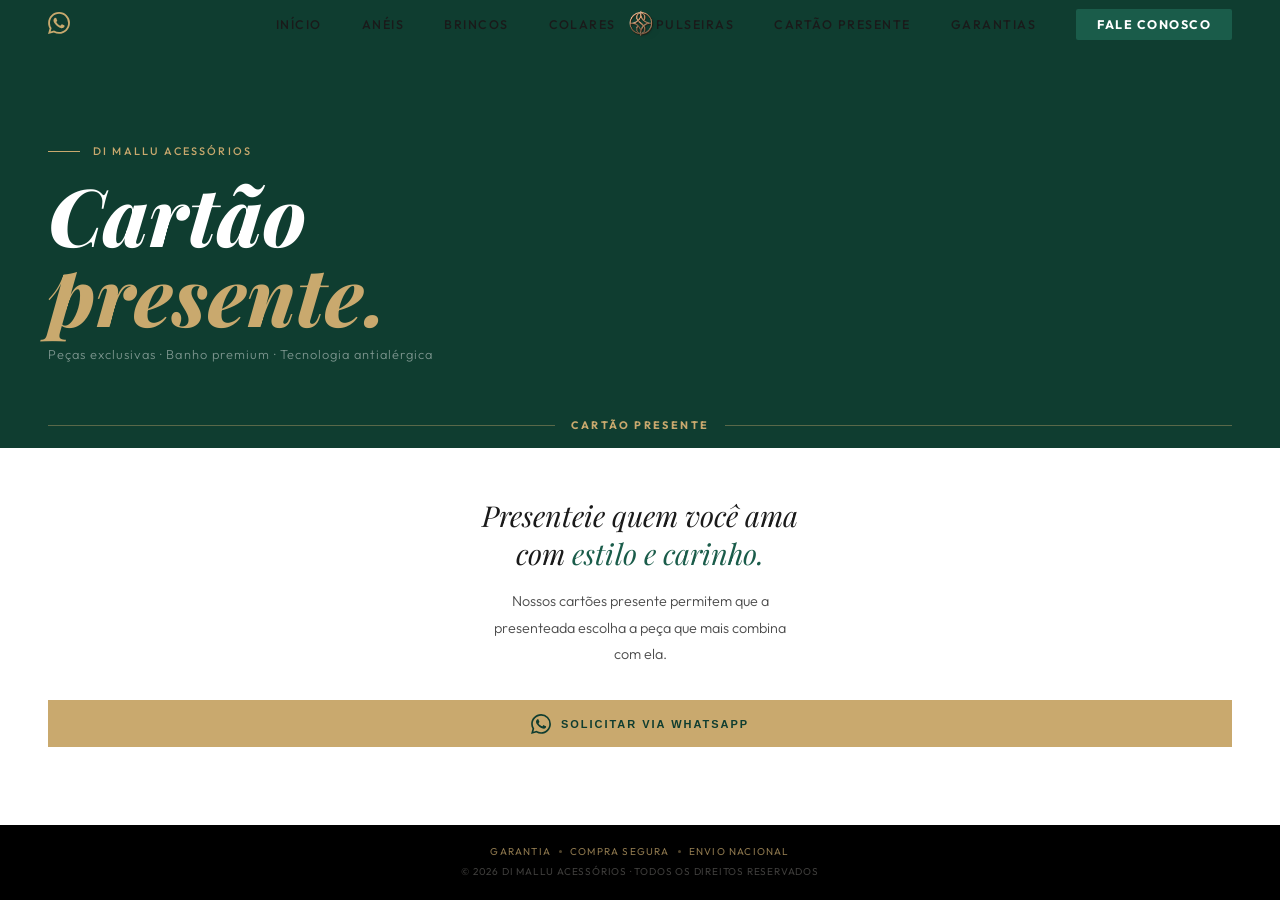
<file: index6-cartao.html>
<!DOCTYPE html>
<html lang="pt-BR">
<head>
  <meta charset="UTF-8"/>
  <meta name="viewport" content="width=device-width, initial-scale=1.0"/>
  <title>Di Mallu — Cartão Presente</title>
  <link rel="preconnect" href="https://fonts.googleapis.com"/>
  <link rel="preconnect" href="https://fonts.gstatic.com" crossorigin/>
  <link href="https://fonts.googleapis.com/css2?family=Playfair+Display:ital,wght@0,400;0,700;0,800;1,400;1,700;1,800&family=Outfit:wght@300;400;500;700;800&display=swap" rel="stylesheet"/>
  <link rel="stylesheet" href="style2-categorias.css"/>
</head>
<body>


  <!-- ==========================================
       CONTEÚDO PRINCIPAL
       ========================================== -->
  <div id="main-content" class="visible pagina-simples">


    <!-- ==========================================
         MENU PRINCIPAL
         ========================================== -->
    <nav id="navbar">

      <!-- HAMBURGUER — ESQUERDA -->
      <button class="nav-hamburger" id="hamburger" aria-label="Abrir menu">
        <span></span>
        <span></span>
        <span></span>
      </button>

      <!-- LOGO — CENTRO -->
      <a href="index.html" class="nav-logo" aria-label="Di Mallu — página inicial">
        <img src="./ARQUIVOS/simbolo-logo.png" alt="Símbolo Di Mallu" class="nav-simbolo"/>
      </a>

      <!-- WHATSAPP — DIREITA -->
      <a href="#" class="nav-wpp" id="navWpp" target="_blank" rel="noopener noreferrer" aria-label="Falar no WhatsApp">
        <svg width="22" height="22" viewBox="0 0 24 24" fill="currentColor" aria-hidden="true">
          <path d="M17.472 14.382c-.297-.149-1.758-.867-2.03-.967-.273-.099-.471-.148-.67.15-.197.297-.767.966-.94 1.164-.173.199-.347.223-.644.075-.297-.15-1.255-.463-2.39-1.475-.883-.788-1.48-1.761-1.653-2.059-.173-.297-.018-.458.13-.606.134-.133.298-.347.446-.52.149-.174.198-.298.298-.497.099-.198.05-.371-.025-.52-.075-.149-.669-1.612-.916-2.207-.242-.579-.487-.5-.669-.51-.173-.008-.371-.01-.57-.01-.198 0-.52.074-.792.372-.272.297-1.04 1.016-1.04 2.479 0 1.462 1.065 2.875 1.213 3.074.149.198 2.096 3.2 5.077 4.487.709.306 1.262.489 1.694.625.712.227 1.36.195 1.871.118.571-.085 1.758-.719 2.006-1.413.248-.694.248-1.289.173-1.413-.074-.124-.272-.198-.57-.347m-5.421 7.403h-.004a9.87 9.87 0 01-5.031-1.378l-.361-.214-3.741.982.998-3.648-.235-.374a9.86 9.86 0 01-1.51-5.26c.001-5.45 4.436-9.884 9.888-9.884 2.64 0 5.122 1.03 6.988 2.898a9.825 9.825 0 012.893 6.994c-.003 5.45-4.437 9.884-9.885 9.884m8.413-18.297A11.815 11.815 0 0012.05 0C5.495 0 .16 5.335.157 11.892c0 2.096.547 4.142 1.588 5.945L.057 24l6.305-1.654a11.882 11.882 0 005.683 1.448h.005c6.554 0 11.89-5.335 11.893-11.893a11.821 11.821 0 00-3.48-8.413z"/>
        </svg>
      </a>

      <!-- LINKS -->
      <ul class="nav-links" id="nav-links">
        <li><a href="index.html#hero" class="nav-item">Início</a></li>
        <li><a href="index2-aneis.html"      class="nav-item">Anéis</a></li>
        <li><a href="index3-brincos.html"    class="nav-item">Brincos</a></li>
        <li><a href="index4-colares.html"    class="nav-item">Colares</a></li>
        <li><a href="index5-pulseiras.html"  class="nav-item">Pulseiras</a></li>
        <li><a href="index6-cartao.html"     class="nav-item">Cartão presente</a></li>
        <li><a href="index7-garantias.html"  class="nav-item">Garantias</a></li>
        <li><a href="index.html#cta-final" class="nav-item nav-cta">Fale conosco</a></li>
      </ul>

    </nav>


    <!-- ==========================================
         HERO DA CATEGORIA
         ========================================== -->
    <div class="categoria-hero">
      <div class="eyebrow">
        <div class="eyebrow-line"></div>
        <span>Di Mallu Acessórios</span>
      </div>
      <h1 class="categoria-titulo">Cartão<br/><em>presente.</em></h1>
      <p class="categoria-sub">Peças exclusivas · Banho premium · Tecnologia antialérgica</p>
    </div>


    <!-- ==========================================
         PRODUTOS - CARTÃO PRESENTE 
         ========================================== -->
    <div class="categoria-grid-wrap">

      <div class="categoria-label">
        <div class="linha"></div>
        <span>Cartão Presente</span>
        <div class="linha"></div>
      </div>
      <div style="padding: 3rem var(--px); background: var(--branco); text-align: center;">
        <p style="font-family: var(--serif); font-size: clamp(1.2rem, 5vw, 1.8rem); font-style: italic; color: var(--texto); margin-bottom: 1rem;">
          Presenteie quem você ama<br/>com <em style="color: var(--verde);">estilo e carinho.</em>
        </p>
        <p style="font-size: 0.9rem; font-weight: 300; color: var(--texto-medio); line-height: 1.85; max-width: 320px; margin: 0 auto 2rem;">
          Nossos cartões presente permitem que a presenteada escolha a peça que mais combina com ela.
        </p>
        <button class="cta-wpp" id="ctaWpp">
          <svg width="20" height="20" viewBox="0 0 24 24" fill="currentColor" aria-hidden="true"><path d="M17.472 14.382c-.297-.149-1.758-.867-2.03-.967-.273-.099-.471-.148-.67.15-.197.297-.767.966-.94 1.164-.173.199-.347.223-.644.075-.297-.15-1.255-.463-2.39-1.475-.883-.788-1.48-1.761-1.653-2.059-.173-.297-.018-.458.13-.606.134-.133.298-.347.446-.52.149-.174.198-.298.298-.497.099-.198.05-.371-.025-.52-.075-.149-.669-1.612-.916-2.207-.242-.579-.487-.5-.669-.51-.173-.008-.371-.01-.57-.01-.198 0-.52.074-.792.372-.272.297-1.04 1.016-1.04 2.479 0 1.462 1.065 2.875 1.213 3.074.149.198 2.096 3.2 5.077 4.487.709.306 1.262.489 1.694.625.712.227 1.36.195 1.871.118.571-.085 1.758-.719 2.006-1.413.248-.694.248-1.289.173-1.413-.074-.124-.272-.198-.57-.347m-5.421 7.403h-.004a9.87 9.87 0 01-5.031-1.378l-.361-.214-3.741.982.998-3.648-.235-.374a9.86 9.86 0 01-1.51-5.26c.001-5.45 4.436-9.884 9.888-9.884 2.64 0 5.122 1.03 6.988 2.898a9.825 9.825 0 012.893 6.994c-.003 5.45-4.437 9.884-9.885 9.884m8.413-18.297A11.815 11.815 0 0012.05 0C5.495 0 .16 5.335.157 11.892c0 2.096.547 4.142 1.588 5.945L.057 24l6.305-1.654a11.882 11.882 0 005.683 1.448h.005c6.554 0 11.89-5.335 11.893-11.893a11.821 11.821 0 00-3.48-8.413z"/></svg>
          Solicitar via WhatsApp
        </button>
      </div>

    </div>


    <!-- ==========================================
         RODAPÉ
         ========================================== -->
    <div class="categoria-rodape">
      <div class="garantia">
        <span>Garantia</span>
        <div class="cta-dot"></div>
        <span>Compra segura</span>
        <div class="cta-dot"></div>
        <span>Envio nacional</span>
      </div>
      <span class="copy">© 2026 Di Mallu Acessórios · Todos os direitos reservados</span>
    </div>


  </div>
  
  <!-- /MAIN-CONTENT -->

  <script src="main2-categorias.js"></script>
  <script>
    
    /* WHATSAPP — MENSAGEM ESPECÍFICA DO CARTÃO PRESENTE */
    const WHATS_CARTAO = 'Olá, tudo bem?\nVi o site da Di Mallu e amei as peças!\nGostaria de presentear alguém com o cartão presente.';
    const btnCartao = document.getElementById('ctaWpp');
    if (btnCartao) {
      btnCartao.setAttribute('href', 'https://wa.me/5551999943011?text=' + encodeURIComponent(WHATS_CARTAO));
      btnCartao.onclick = function () {
        window.open('https://wa.me/5551999943011?text=' + encodeURIComponent(WHATS_CARTAO), '_blank');
        return false;
      };
    }
  </script>
</body>
</html>
</file>
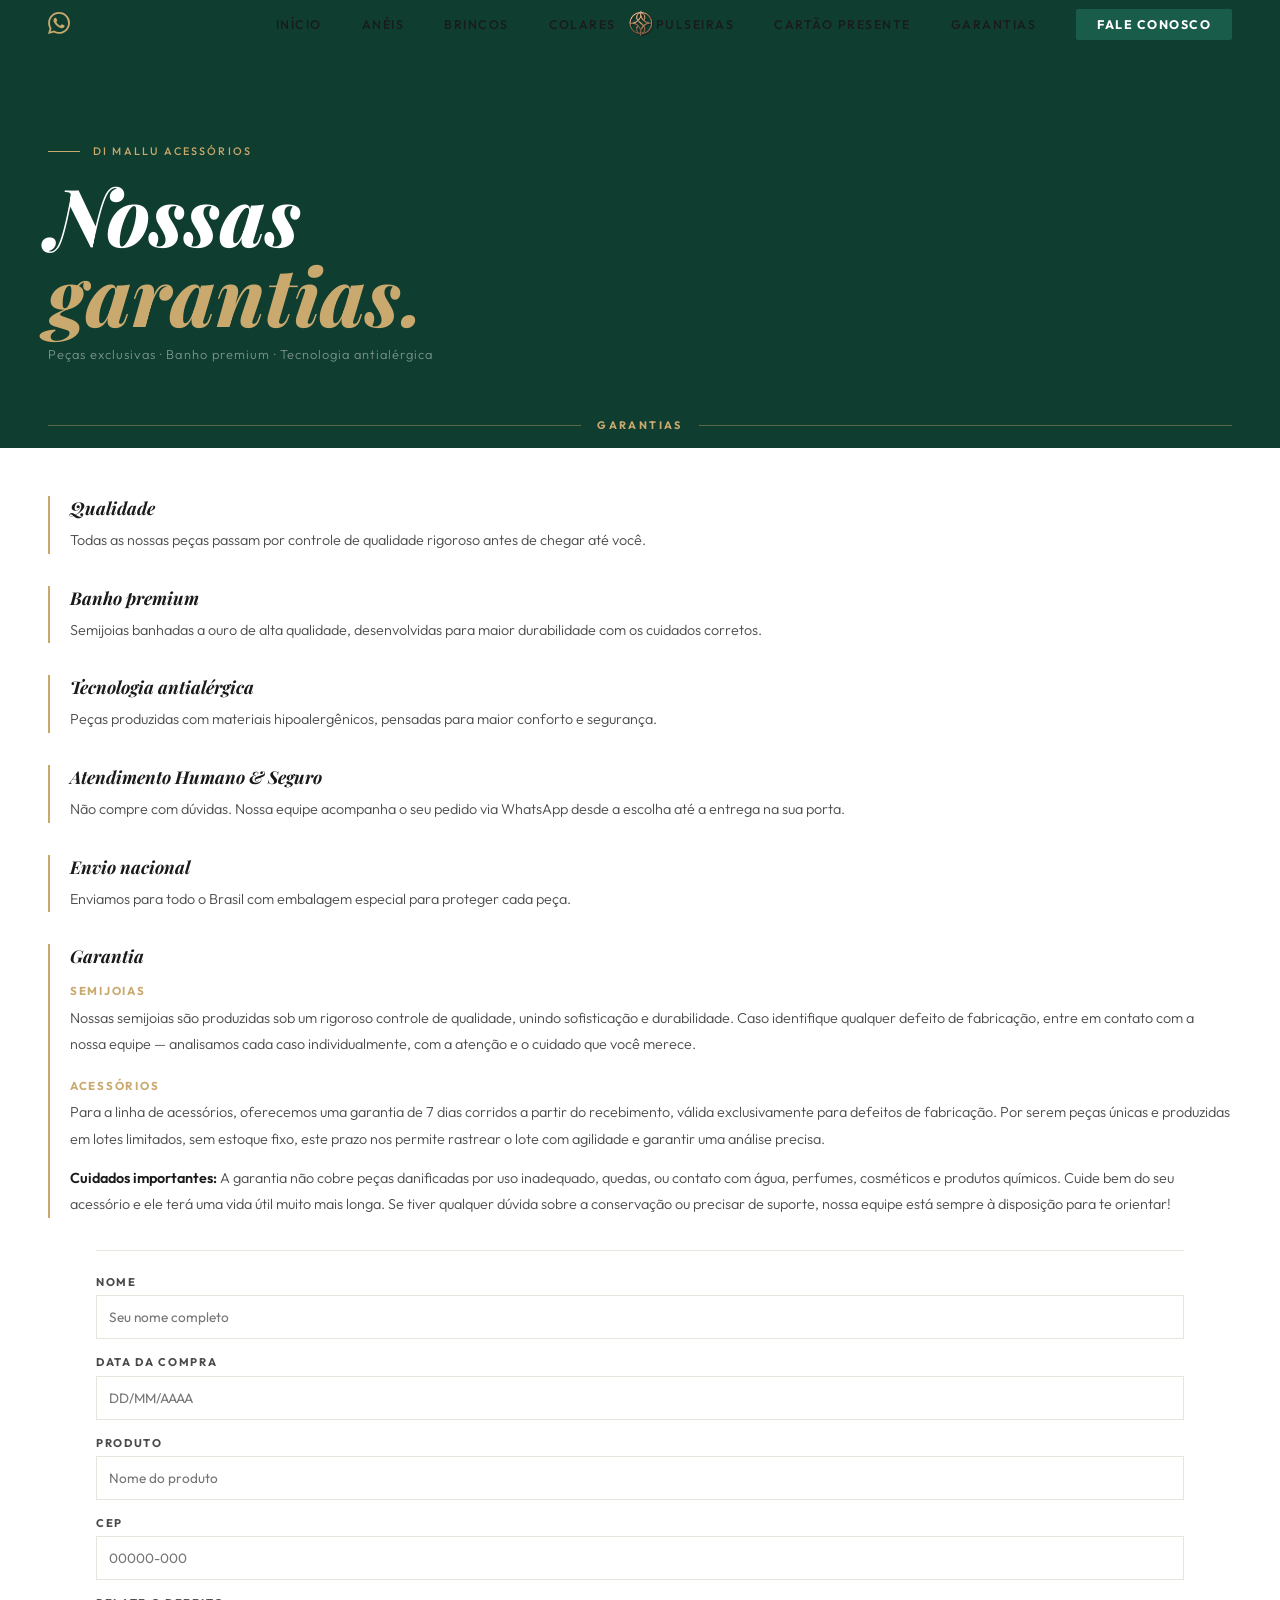
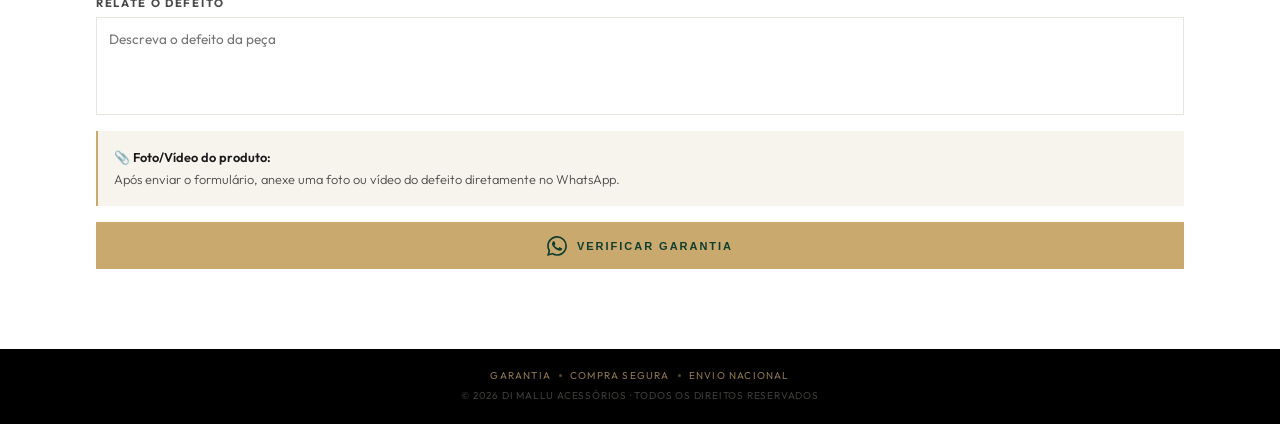
<file: index7-garantias.html>
<!DOCTYPE html>
<html lang="pt-BR">
<head>
  <meta charset="UTF-8"/>
  <meta name="viewport" content="width=device-width, initial-scale=1.0"/>
  <title>Di Mallu — Garantias</title>
  <link rel="preconnect" href="https://fonts.googleapis.com"/>
  <link rel="preconnect" href="https://fonts.gstatic.com" crossorigin/>
  <link href="https://fonts.googleapis.com/css2?family=Playfair+Display:ital,wght@0,400;0,700;0,800;1,400;1,700;1,800&family=Outfit:wght@300;400;500;700;800&display=swap" rel="stylesheet"/>
  <link rel="stylesheet" href="style2-categorias.css"/>
</head>
<body>


  <!-- ==========================================
       CONTEÚDO PRINCIPAL
       ========================================== -->
  <div id="main-content" class="visible pagina-simples">


    <!-- ==========================================
         MENU PRINCIPAL
         ========================================== -->
    <nav id="navbar">

      <!-- HAMBURGUER — ESQUERDA -->
      <button class="nav-hamburger" id="hamburger" aria-label="Abrir menu">
        <span></span>
        <span></span>
        <span></span>
      </button>

      <!-- LOGO — CENTRO -->
      <a href="index.html" class="nav-logo" aria-label="Di Mallu — página inicial">
        <img src="./ARQUIVOS/simbolo-logo.png" alt="Símbolo Di Mallu" class="nav-simbolo"/>
      </a>

      <!-- WHATSAPP — DIREITA -->
      <a href="#" class="nav-wpp" id="navWpp" target="_blank" rel="noopener noreferrer" aria-label="Falar no WhatsApp">
        <svg width="22" height="22" viewBox="0 0 24 24" fill="currentColor" aria-hidden="true">
          <path d="M17.472 14.382c-.297-.149-1.758-.867-2.03-.967-.273-.099-.471-.148-.67.15-.197.297-.767.966-.94 1.164-.173.199-.347.223-.644.075-.297-.15-1.255-.463-2.39-1.475-.883-.788-1.48-1.761-1.653-2.059-.173-.297-.018-.458.13-.606.134-.133.298-.347.446-.52.149-.174.198-.298.298-.497.099-.198.05-.371-.025-.52-.075-.149-.669-1.612-.916-2.207-.242-.579-.487-.5-.669-.51-.173-.008-.371-.01-.57-.01-.198 0-.52.074-.792.372-.272.297-1.04 1.016-1.04 2.479 0 1.462 1.065 2.875 1.213 3.074.149.198 2.096 3.2 5.077 4.487.709.306 1.262.489 1.694.625.712.227 1.36.195 1.871.118.571-.085 1.758-.719 2.006-1.413.248-.694.248-1.289.173-1.413-.074-.124-.272-.198-.57-.347m-5.421 7.403h-.004a9.87 9.87 0 01-5.031-1.378l-.361-.214-3.741.982.998-3.648-.235-.374a9.86 9.86 0 01-1.51-5.26c.001-5.45 4.436-9.884 9.888-9.884 2.64 0 5.122 1.03 6.988 2.898a9.825 9.825 0 012.893 6.994c-.003 5.45-4.437 9.884-9.885 9.884m8.413-18.297A11.815 11.815 0 0012.05 0C5.495 0 .16 5.335.157 11.892c0 2.096.547 4.142 1.588 5.945L.057 24l6.305-1.654a11.882 11.882 0 005.683 1.448h.005c6.554 0 11.89-5.335 11.893-11.893a11.821 11.821 0 00-3.48-8.413z"/>
        </svg>
      </a>

      <!-- LINKS -->
      <ul class="nav-links" id="nav-links">
        <li><a href="index.html#hero" class="nav-item">Início</a></li>
        <li><a href="index2-aneis.html"      class="nav-item">Anéis</a></li>
        <li><a href="index3-brincos.html"    class="nav-item">Brincos</a></li>
        <li><a href="index4-colares.html"    class="nav-item">Colares</a></li>
        <li><a href="index5-pulseiras.html"  class="nav-item">Pulseiras</a></li>
        <li><a href="index6-cartao.html"     class="nav-item">Cartão presente</a></li>
        <li><a href="index7-garantias.html"  class="nav-item">Garantias</a></li>
        <li><a href="index.html#cta-final" class="nav-item nav-cta">Fale conosco</a></li>
      </ul>

    </nav>


    <!-- ==========================================
         HERO DA CATEGORIA
         ========================================== -->
    <div class="categoria-hero">
      <div class="eyebrow">
        <div class="eyebrow-line"></div>
        <span>Di Mallu Acessórios</span>
      </div>
      <h1 class="categoria-titulo">Nossas<br/><em>garantias.</em></h1>
      <p class="categoria-sub">Peças exclusivas · Banho premium · Tecnologia antialérgica</p>
    </div>


    <!-- ==========================================
         PRODUTOS - INFOS DE GARANTIA
         ========================================== -->
    <div class="categoria-grid-wrap">

      <div class="categoria-label">
        <div class="linha"></div>
        <span>Garantias</span>
        <div class="linha"></div>
      </div>
      <div style="padding: 3rem var(--px); background: var(--branco); display: flex; flex-direction: column; gap: 2rem;">
        <div style="border-left: 2px solid var(--dourado); padding-left: 1.25rem;">
          <h3 style="font-family: var(--serif); font-size: 1.1rem; font-style: italic; color: var(--texto); margin-bottom: 0.5rem;">Qualidade</h3>
          <p style="font-size: 0.9rem; font-weight: 300; color: var(--texto-medio); line-height: 1.85;">Todas as nossas peças passam por controle de qualidade rigoroso antes de chegar até você.</p>
        </div>
        <div style="border-left: 2px solid var(--dourado); padding-left: 1.25rem;">
          <h3 style="font-family: var(--serif); font-size: 1.1rem; font-style: italic; color: var(--texto); margin-bottom: 0.5rem;">Banho premium</h3>
          <p style="font-size: 0.9rem; font-weight: 300; color: var(--texto-medio); line-height: 1.85;">Semijoias banhadas a ouro de alta qualidade, desenvolvidas para maior durabilidade com os cuidados corretos.</p>
        </div>
        <div style="border-left: 2px solid var(--dourado); padding-left: 1.25rem;">
          <h3 style="font-family: var(--serif); font-size: 1.1rem; font-style: italic; color: var(--texto); margin-bottom: 0.5rem;">Tecnologia antialérgica</h3>
          <p style="font-size: 0.9rem; font-weight: 300; color: var(--texto-medio); line-height: 1.85;">Peças produzidas com materiais hipoalergênicos, pensadas para maior conforto e segurança.</p>
        </div>
        <div style="border-left: 2px solid var(--dourado); padding-left: 1.25rem;">
          <h3 style="font-family: var(--serif); font-size: 1.1rem; font-style: italic; color: var(--texto); margin-bottom: 0.5rem;">Atendimento Humano & Seguro</h3>
          <p style="font-size: 0.9rem; font-weight: 300; color: var(--texto-medio); line-height: 1.85;">Não compre com dúvidas. Nossa equipe acompanha o seu pedido via WhatsApp desde a escolha até a entrega na sua porta.</p>
        </div>
        <div style="border-left: 2px solid var(--dourado); padding-left: 1.25rem;">
          <h3 style="font-family: var(--serif); font-size: 1.1rem; font-style: italic; color: var(--texto); margin-bottom: 0.5rem;">Envio nacional</h3>
          <p style="font-size: 0.9rem; font-weight: 300; color: var(--texto-medio); line-height: 1.85;">Enviamos para todo o Brasil com embalagem especial para proteger cada peça.</p>
        </div>
        <div style="border-left: 2px solid var(--dourado); padding-left: 1.25rem;">
          <h3 style="font-family: var(--serif); font-size: 1.1rem; font-style: italic; color: var(--texto); margin-bottom: 1rem;">Garantia</h3>

          <p style="font-size: 0.72rem; font-weight: 700; letter-spacing: 0.15em; text-transform: uppercase; color: var(--dourado); margin-bottom: 0.4rem;">Semijoias</p>
          <p style="font-size: 0.9rem; font-weight: 300; color: var(--texto-medio); line-height: 1.85; margin-bottom: 1.25rem;">Nossas semijoias são produzidas sob um rigoroso controle de qualidade, unindo sofisticação e durabilidade. Caso identifique qualquer defeito de fabricação, entre em contato com a nossa equipe — analisamos cada caso individualmente, com a atenção e o cuidado que você merece.</p>

          <p style="font-size: 0.72rem; font-weight: 700; letter-spacing: 0.15em; text-transform: uppercase; color: var(--dourado); margin-bottom: 0.4rem;">Acessórios</p>
          <p style="font-size: 0.9rem; font-weight: 300; color: var(--texto-medio); line-height: 1.85;">Para a linha de acessórios, oferecemos uma garantia de 7 dias corridos a partir do recebimento, válida exclusivamente para defeitos de fabricação. Por serem peças únicas e produzidas em lotes limitados, sem estoque fixo, este prazo nos permite rastrear o lote com agilidade e garantir uma análise precisa.</p>
          <p style="font-size: 0.9rem; font-weight: 300; color: var(--texto-medio); line-height: 1.85; margin-top: 0.75rem;"><strong style="font-weight: 600; color: var(--texto);">Cuidados importantes:</strong> A garantia não cobre peças danificadas por uso inadequado, quedas, ou contato com água, perfumes, cosméticos e produtos químicos. Cuide bem do seu acessório e ele terá uma vida útil muito mais longa. Se tiver qualquer dúvida sobre a conservação ou precisar de suporte, nossa equipe está sempre à disposição para te orientar!</p>
        </div>

        <button class="cta-wpp" id="ctaWpp">
          <svg width="20" height="20" viewBox="0 0 24 24" fill="currentColor" aria-hidden="true"><path d="M17.472 14.382c-.297-.149-1.758-.867-2.03-.967-.273-.099-.471-.148-.67.15-.197.297-.767.966-.94 1.164-.173.199-.347.223-.644.075-.297-.15-1.255-.463-2.39-1.475-.883-.788-1.48-1.761-1.653-2.059-.173-.297-.018-.458.13-.606.134-.133.298-.347.446-.52.149-.174.198-.298.298-.497.099-.198.05-.371-.025-.52-.075-.149-.669-1.612-.916-2.207-.242-.579-.487-.5-.669-.51-.173-.008-.371-.01-.57-.01-.198 0-.52.074-.792.372-.272.297-1.04 1.016-1.04 2.479 0 1.462 1.065 2.875 1.213 3.074.149.198 2.096 3.2 5.077 4.487.709.306 1.262.489 1.694.625.712.227 1.36.195 1.871.118.571-.085 1.758-.719 2.006-1.413.248-.694.248-1.289.173-1.413-.074-.124-.272-.198-.57-.347m-5.421 7.403h-.004a9.87 9.87 0 01-5.031-1.378l-.361-.214-3.741.982.998-3.648-.235-.374a9.86 9.86 0 01-1.51-5.26c.001-5.45 4.436-9.884 9.888-9.884 2.64 0 5.122 1.03 6.988 2.898a9.825 9.825 0 012.893 6.994c-.003 5.45-4.437 9.884-9.885 9.884m8.413-18.297A11.815 11.815 0 0012.05 0C5.495 0 .16 5.335.157 11.892c0 2.096.547 4.142 1.588 5.945L.057 24l6.305-1.654a11.882 11.882 0 005.683 1.448h.005c6.554 0 11.89-5.335 11.893-11.893a11.821 11.821 0 00-3.48-8.413z"/></svg>
          Verificar garantia
      </button>
      </div>
      
    </div>


    <!-- ==========================================
         RODAPÉ
         ========================================== -->
    <div class="categoria-rodape">
      <div class="garantia">
        <span>Garantia</span>
        <div class="cta-dot"></div>
        <span>Compra segura</span>
        <div class="cta-dot"></div>
        <span>Envio nacional</span>
      </div>
      <span class="copy">© 2026 Di Mallu Acessórios · Todos os direitos reservados</span>
    </div>


  </div>
  
 <!-- /MAIN-CONTENT -->
  <script src="main2-categorias.js"></script>
  <script>
    
    /* ==========================================
       GARANTIA — FORMULÁRIO
       ========================================== */

    const WHATS_NUMERO_G = '5551999943011';

    document.addEventListener('DOMContentLoaded', function () {

      // CRIA O FORMULÁRIO DINAMICAMENTE APÓS O BOTÃO
      const btnGarantia = document.getElementById('ctaWpp');
      if (!btnGarantia) return;

      // ESCONDE O BOTÃO ORIGINAL E CRIA O FORMULÁRIO
      btnGarantia.style.display = 'none';

      const form = document.createElement('div');
      form.style.cssText = 'background: var(--branco); padding: 0 var(--px) 2rem;';
      form.innerHTML = `
        <div style="border-top: 1px solid #e8e4de; padding-top: 1.5rem; display: flex; flex-direction: column; gap: 1rem;">

          <div style="display: flex; flex-direction: column; gap: 0.4rem;">
            <label style="font-size: 0.7rem; font-weight: 700; letter-spacing: 0.15em; text-transform: uppercase; color: var(--texto-medio);">Nome</label>
            <input id="g-nome" type="text" placeholder="Seu nome completo"
              style="border: 1px solid #e8e4de; padding: 0.75rem; font-family: var(--sans); font-size: 0.85rem; color: var(--texto); outline: none; width: 100%;"/>
          </div>

          <div style="display: flex; flex-direction: column; gap: 0.4rem;">
            <label style="font-size: 0.7rem; font-weight: 700; letter-spacing: 0.15em; text-transform: uppercase; color: var(--texto-medio);">Data da Compra</label>
            <input id="g-data" type="text" placeholder="DD/MM/AAAA" maxlength="10"
              style="border: 1px solid #e8e4de; padding: 0.75rem; font-family: var(--sans); font-size: 0.85rem; color: var(--texto); outline: none; width: 100%;"/>
          </div>

          <div style="display: flex; flex-direction: column; gap: 0.4rem;">
            <label style="font-size: 0.7rem; font-weight: 700; letter-spacing: 0.15em; text-transform: uppercase; color: var(--texto-medio);">Produto</label>
            <input id="g-produto" type="text" placeholder="Nome do produto"
              style="border: 1px solid #e8e4de; padding: 0.75rem; font-family: var(--sans); font-size: 0.85rem; color: var(--texto); outline: none; width: 100%;"/>
          </div>

          <div style="display: flex; flex-direction: column; gap: 0.4rem;">
            <label style="font-size: 0.7rem; font-weight: 700; letter-spacing: 0.15em; text-transform: uppercase; color: var(--texto-medio);">CEP</label>
            <input id="g-cep" type="text" placeholder="00000-000" maxlength="9"
              style="border: 1px solid #e8e4de; padding: 0.75rem; font-family: var(--sans); font-size: 0.85rem; color: var(--texto); outline: none; width: 100%;"/>
          </div>

          <div style="display: flex; flex-direction: column; gap: 0.4rem;">
            <label style="font-size: 0.7rem; font-weight: 700; letter-spacing: 0.15em; text-transform: uppercase; color: var(--texto-medio);">Relate o Defeito</label>
            <textarea id="g-defeito" placeholder="Descreva o defeito da peça" rows="4"
              style="border: 1px solid #e8e4de; padding: 0.75rem; font-family: var(--sans); font-size: 0.85rem; color: var(--texto); outline: none; width: 100%; resize: none;"></textarea>
          </div>

          <div style="background: #f7f3ed; padding: 1rem; border-left: 2px solid var(--dourado);">
            <p style="font-size: 0.8rem; font-weight: 300; color: var(--texto-medio); line-height: 1.7;">
              📎 <strong style="font-weight: 600; color: var(--texto);">Foto/Vídeo do produto:</strong><br/>
              Após enviar o formulário, anexe uma foto ou vídeo do defeito diretamente no WhatsApp.
            </p>
          </div>

          <button id="btnEnviarGarantia" class="cta-wpp">
            <svg width="20" height="20" viewBox="0 0 24 24" fill="currentColor" aria-hidden="true">
              <path d="M17.472 14.382c-.297-.149-1.758-.867-2.03-.967-.273-.099-.471-.148-.67.15-.197.297-.767.966-.94 1.164-.173.199-.347.223-.644.075-.297-.15-1.255-.463-2.39-1.475-.883-.788-1.48-1.761-1.653-2.059-.173-.297-.018-.458.13-.606.134-.133.298-.347.446-.52.149-.174.198-.298.298-.497.099-.198.05-.371-.025-.52-.075-.149-.669-1.612-.916-2.207-.242-.579-.487-.5-.669-.51-.173-.008-.371-.01-.57-.01-.198 0-.52.074-.792.372-.272.297-1.04 1.016-1.04 2.479 0 1.462 1.065 2.875 1.213 3.074.149.198 2.096 3.2 5.077 4.487.709.306 1.262.489 1.694.625.712.227 1.36.195 1.871.118.571-.085 1.758-.719 2.006-1.413.248-.694.248-1.289.173-1.413-.074-.124-.272-.198-.57-.347m-5.421 7.403h-.004a9.87 9.87 0 01-5.031-1.378l-.361-.214-3.741.982.998-3.648-.235-.374a9.86 9.86 0 01-1.51-5.26c.001-5.45 4.436-9.884 9.888-9.884 2.64 0 5.122 1.03 6.988 2.898a9.825 9.825 0 012.893 6.994c-.003 5.45-4.437 9.884-9.885 9.884m8.413-18.297A11.815 11.815 0 0012.05 0C5.495 0 .16 5.335.157 11.892c0 2.096.547 4.142 1.588 5.945L.057 24l6.305-1.654a11.882 11.882 0 005.683 1.448h.005c6.554 0 11.89-5.335 11.893-11.893a11.821 11.821 0 00-3.48-8.413z"/>
            </svg>
            Verificar garantia
          </button>

        </div>
      `;

      btnGarantia.parentNode.insertBefore(form, btnGarantia);

      // MÁSCARA DATA
      document.getElementById('g-data').addEventListener('input', function () {
        let v = this.value.replace(/\D/g, '').slice(0, 8);
        if (v.length > 4) v = v.slice(0, 2) + '/' + v.slice(2, 4) + '/' + v.slice(4);
        else if (v.length > 2) v = v.slice(0, 2) + '/' + v.slice(2);
        this.value = v;
      });

      // MÁSCARA CEP
      document.getElementById('g-cep').addEventListener('input', function () {
        let v = this.value.replace(/\D/g, '').slice(0, 8);
        if (v.length > 5) v = v.slice(0, 5) + '-' + v.slice(5);
        this.value = v;
      });

      // BOTÃO ENVIAR
      document.getElementById('btnEnviarGarantia').addEventListener('click', function () {
        const nome    = document.getElementById('g-nome').value.trim();
        const data    = document.getElementById('g-data').value.trim();
        const produto = document.getElementById('g-produto').value.trim();
        const cep     = document.getElementById('g-cep').value.trim();
        const defeito = document.getElementById('g-defeito').value.trim();

        if (!nome || !data || !produto || !cep || !defeito) {
          alert('Por favor, preencha todos os campos.');
          return;
        }

        const msg = `Olá! Gostaria de acionar a garantia de uma peça da Di Mallu:\n\n*Nome:* ${nome}\n*Data da Compra:* ${data}\n*Produto:* ${produto}\n*CEP:* ${cep}\n*Defeito:* ${defeito}\n\nEm seguida, enviarei uma foto ou vídeo do produto com o defeito.`;

        window.open('https://wa.me/' + WHATS_NUMERO_G + '?text=' + encodeURIComponent(msg), '_blank');
      });

    });
  </script>
</body>
</html>
</file>
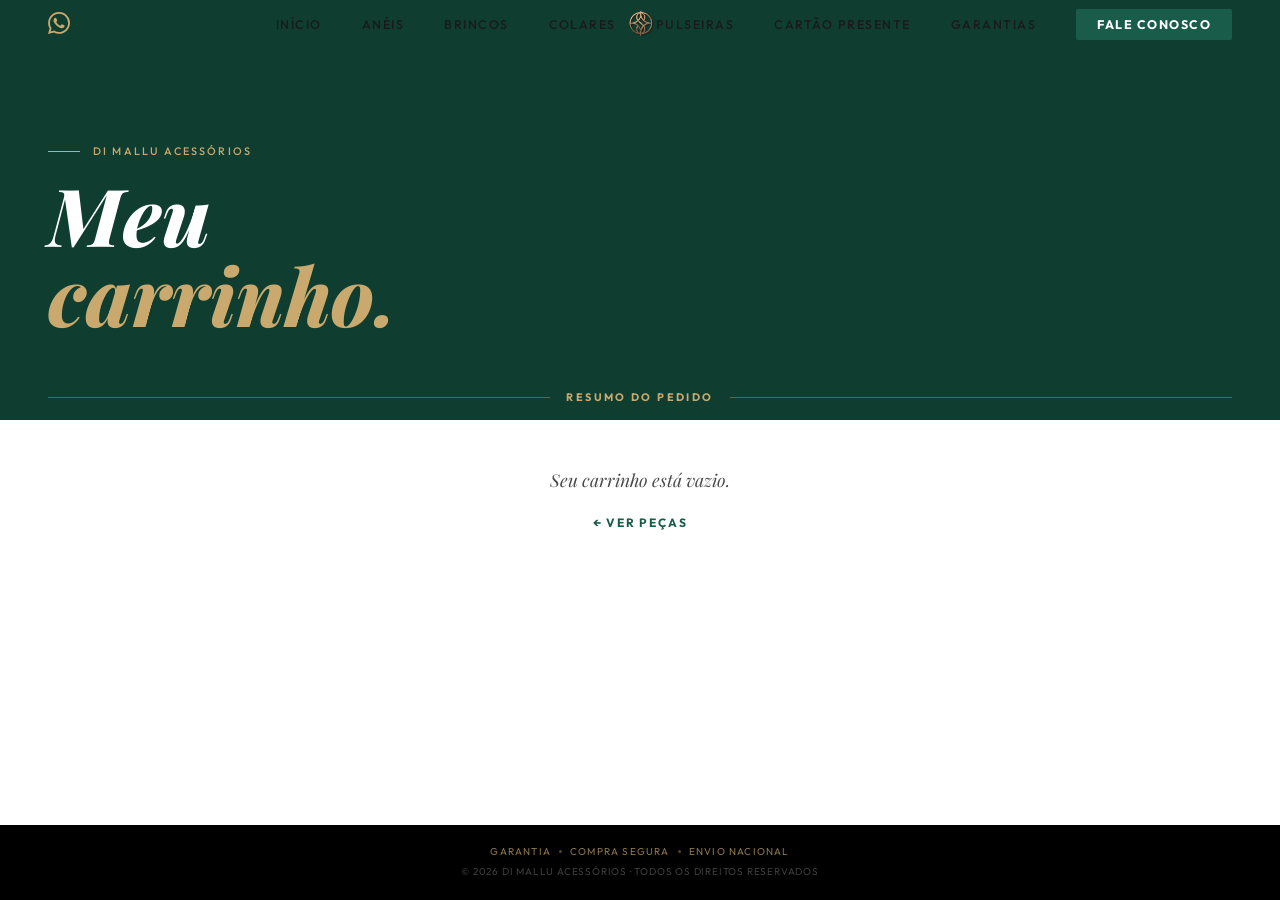
<file: index8-carrinho.html>
<!DOCTYPE html>
<html lang="pt-BR">
<head>
  <meta charset="UTF-8"/>
  <meta name="viewport" content="width=device-width, initial-scale=1.0"/>
  <title>Di Mallu — Carrinho</title>
  <link rel="preconnect" href="https://fonts.googleapis.com"/>
  <link rel="preconnect" href="https://fonts.gstatic.com" crossorigin/>
  <link href="https://fonts.googleapis.com/css2?family=Playfair+Display:ital,wght@0,400;0,700;0,800;1,400;1,700;1,800&family=Outfit:wght@300;400;500;700;800&display=swap" rel="stylesheet"/>
  <link rel="stylesheet" href="style2-categorias.css"/>
</head>
<body>


  <!-- ==========================================
       CONTEÚDO PRINCIPAL
       ========================================== -->
  <div id="main-content" class="visible pagina-simples">


    <!-- ==========================================
         MENU PRINCIPAL
         ========================================== -->
    <nav id="navbar">

      <!-- HAMBURGUER — ESQUERDA -->
      <button class="nav-hamburger" id="hamburger" aria-label="Abrir menu">
        <span></span>
        <span></span>
        <span></span>
      </button>

      <!-- LOGO — CENTRO -->
      <a href="index.html" class="nav-logo" aria-label="Di Mallu — página inicial">
        <img src="./ARQUIVOS/simbolo-logo.png" alt="Símbolo Di Mallu" class="nav-simbolo"/>
      </a>

      <!-- WHATSAPP — DIREITA -->
      <a href="#" class="nav-wpp" id="navWpp" target="_blank" rel="noopener noreferrer" aria-label="Falar no WhatsApp">
        <svg width="22" height="22" viewBox="0 0 24 24" fill="currentColor" aria-hidden="true">
          <path d="M17.472 14.382c-.297-.149-1.758-.867-2.03-.967-.273-.099-.471-.148-.67.15-.197.297-.767.966-.94 1.164-.173.199-.347.223-.644.075-.297-.15-1.255-.463-2.39-1.475-.883-.788-1.48-1.761-1.653-2.059-.173-.297-.018-.458.13-.606.134-.133.298-.347.446-.52.149-.174.198-.298.298-.497.099-.198.05-.371-.025-.52-.075-.149-.669-1.612-.916-2.207-.242-.579-.487-.5-.669-.51-.173-.008-.371-.01-.57-.01-.198 0-.52.074-.792.372-.272.297-1.04 1.016-1.04 2.479 0 1.462 1.065 2.875 1.213 3.074.149.198 2.096 3.2 5.077 4.487.709.306 1.262.489 1.694.625.712.227 1.36.195 1.871.118.571-.085 1.758-.719 2.006-1.413.248-.694.248-1.289.173-1.413-.074-.124-.272-.198-.57-.347m-5.421 7.403h-.004a9.87 9.87 0 01-5.031-1.378l-.361-.214-3.741.982.998-3.648-.235-.374a9.86 9.86 0 01-1.51-5.26c.001-5.45 4.436-9.884 9.888-9.884 2.64 0 5.122 1.03 6.988 2.898a9.825 9.825 0 012.893 6.994c-.003 5.45-4.437 9.884-9.885 9.884m8.413-18.297A11.815 11.815 0 0012.05 0C5.495 0 .16 5.335.157 11.892c0 2.096.547 4.142 1.588 5.945L.057 24l6.305-1.654a11.882 11.882 0 005.683 1.448h.005c6.554 0 11.89-5.335 11.893-11.893a11.821 11.821 0 00-3.48-8.413z"/>
        </svg>
      </a>

      <!-- LINKS -->
      <ul class="nav-links" id="nav-links">
        <li><a href="index.html#hero"        class="nav-item">Início</a></li>
        <li><a href="index2-aneis.html"      class="nav-item">Anéis</a></li>
        <li><a href="index3-brincos.html"    class="nav-item">Brincos</a></li>
        <li><a href="index4-colares.html"    class="nav-item">Colares</a></li>
        <li><a href="index5-pulseiras.html"  class="nav-item">Pulseiras</a></li>
        <li><a href="index6-cartao.html"     class="nav-item">Cartão presente</a></li>
        <li><a href="index7-garantias.html"  class="nav-item">Garantias</a></li>
        <li><a href="index.html#cta-final"   class="nav-item nav-cta">Fale conosco</a></li>
      </ul>

    </nav>


    <!-- ==========================================
         HERO DA CATEGORIA
         ========================================== -->
    <div class="categoria-hero">
      <div class="eyebrow">
        <div class="eyebrow-line"></div>
        <span>Di Mallu Acessórios</span>
      </div>
      <h1 class="categoria-titulo">Meu<br/><em>carrinho.</em></h1>
    </div>


    <!-- ==========================================
         LISTA DE PRODUTOS
         ========================================== -->
    <div class="categoria-grid-wrap">

      <div class="categoria-label">
        <div class="linha"></div>
        <span>Resumo do pedido</span>
        <div class="linha"></div>
      </div>

      <!-- ITENS -->
      <div id="carrinho-lista" style="background: var(--branco); padding: 0 var(--px);"></div>

      <!-- VAZIO -->
      <div id="carrinho-vazio" style="display:none; background: var(--branco); padding: 3rem var(--px); text-align: center;">
        <p style="font-family: var(--serif); font-style: italic; font-size: 1.1rem; color: var(--texto-medio);">Seu carrinho está vazio.</p>
        <a href="index2-aneis.html" style="display:inline-block; margin-top: 1.5rem; font-size: 0.75rem; font-weight: 700; letter-spacing: 0.15em; text-transform: uppercase; color: var(--verde); text-decoration: none;">← Ver peças</a>
      </div>

      <!-- TOTAL -->
       <div id="carrinho-footer" style="display:none; background: var(--branco); padding: 1.5rem var(--px) 0; border-top: 1px solid #e8e4de;">
         <div style="display: flex; justify-content: space-between; align-items: center; margin-bottom: 1.5rem;">
           <span style="font-size: 0.75rem; font-weight: 700; letter-spacing: 0.15em; text-transform: uppercase; color: var(--texto-medio);">Total</span>
           <span id="carrinho-total" style="font-family: var(--serif); font-size: 1.2rem; font-style: italic; color: var(--verde); font-weight: 700;">R$ 0,00</span>
       </div>
       <div style="background: var(--creme); border-left: 2px solid var(--dourado); margin-bottom: 1.5rem; padding: 0.85rem 1rem; display: flex; gap: 0.6rem; align-items: flex-start;">
         <svg width="14" height="14" viewBox="0 0 24 24" fill="none" stroke="#C9A96E" stroke-width="1.8" aria-hidden="true" style="flex-shrink:0; margin-top:2px;"><path d="M12 2 L13.5 10.5 L22 12 L13.5 13.5 L12 22 L10.5 13.5 L2 12 L10.5 10.5 Z"/></svg>
         <p style="font-size: 0.78rem; font-weight: 300; color: var(--texto-medio); line-height: 1.75; margin: 0;"><strong style="font-weight: 600; color: var(--texto);">Nossas peças são exclusivas de coleções limitadas.</strong> A disponibilidade de cada item será confirmada pela nossa equipe após o recebimento do pedido.</p>
        </div>
       </div>

      <!-- FORMULÁRIO -->
      <div id="carrinho-form" style="display:none; background: var(--branco); padding: 0 var(--px) 2rem;">
        <div style="border-top: 1px solid #e8e4de; padding-top: 1.5rem; display: flex; flex-direction: column; gap: 1rem;">

          <!-- NOME -->
          <div style="display: flex; flex-direction: column; gap: 0.4rem;">
            <label style="font-size: 0.7rem; font-weight: 700; letter-spacing: 0.15em; text-transform: uppercase; color: var(--texto-medio);">Seu nome</label>
            <input id="form-nome" type="text" placeholder="Digite seu nome"
              style="border: 1px solid #e8e4de; padding: 0.75rem; font-family: var(--sans); font-size: 0.85rem; color: var(--texto); outline: none; width: 100%;"/>
          </div>

          <!-- TIPO DE ENTREGA -->
          <div style="display: flex; flex-direction: column; gap: 0.4rem;">
            <label style="font-size: 0.7rem; font-weight: 700; letter-spacing: 0.15em; text-transform: uppercase; color: var(--texto-medio);">Tipo de entrega</label>
            <div style="display: grid; grid-template-columns: 1fr 1fr; gap: 1px; background: var(--dourado);">
              <button id="btn-entrega" onclick="selecionarEntrega('entrega')"
                style="padding: 0.75rem; font-size: 0.72rem; font-weight: 700; letter-spacing: 0.12em; text-transform: uppercase; border: none; cursor: pointer; background: var(--verde-dark); color: var(--branco); transition: background 0.2s;">
                Entrega
              </button>
              <button id="btn-retirada" onclick="selecionarEntrega('retirada')"
                style="padding: 0.75rem; font-size: 0.72rem; font-weight: 700; letter-spacing: 0.12em; text-transform: uppercase; border: none; cursor: pointer; background: var(--verde-dark); color: var(--branco); transition: background 0.2s;">
                Retirada
              </button>
            </div>
          </div>

          <!-- CAMPOS DE ENTREGA -->
          <div id="campos-entrega" style="display: none; flex-direction: column; gap: 1rem;">
            <div style="display: flex; flex-direction: column; gap: 0.4rem;">
              <label style="font-size: 0.7rem; font-weight: 700; letter-spacing: 0.15em; text-transform: uppercase; color: var(--texto-medio);">CEP</label>
              <input id="form-cep" type="text" placeholder="00000-000" maxlength="9"
                style="border: 1px solid #e8e4de; padding: 0.75rem; font-family: var(--sans); font-size: 0.85rem; color: var(--texto); outline: none; width: 100%;"/>
            </div>
            <div style="display: flex; flex-direction: column; gap: 0.4rem;">
              <label style="font-size: 0.7rem; font-weight: 700; letter-spacing: 0.15em; text-transform: uppercase; color: var(--texto-medio);">Endereço completo</label>
              <input id="form-endereco" type="text" placeholder="Rua, número, bairro, cidade"
                style="border: 1px solid #e8e4de; padding: 0.75rem; font-family: var(--sans); font-size: 0.85rem; color: var(--texto); outline: none; width: 100%;"/>
            </div>
          </div>

          <!-- INFO RETIRADA -->
          <div id="info-retirada" style="display: none; background: #f7f3ed; padding: 1rem; border-left: 2px solid var(--dourado);">
            <p style="font-size: 0.8rem; font-weight: 300; color: var(--texto-medio); line-height: 1.7;">
              <strong style="font-weight: 600; color: var(--texto);">Retirada no endereço:</strong><br/>
              RUA DA LOJA, Nº — BAIRRO<br/>
              CIDADE — ESTADO
            </p>
          </div>

          <!-- BOTÃO ENVIAR -->
          <button class="cta-wpp" id="btnPedirWpp">
            <svg width="20" height="20" viewBox="0 0 24 24" fill="currentColor" aria-hidden="true">
              <path d="M17.472 14.382c-.297-.149-1.758-.867-2.03-.967-.273-.099-.471-.148-.67.15-.197.297-.767.966-.94 1.164-.173.199-.347.223-.644.075-.297-.15-1.255-.463-2.39-1.475-.883-.788-1.48-1.761-1.653-2.059-.173-.297-.018-.458.13-.606.134-.133.298-.347.446-.52.149-.174.198-.298.298-.497.099-.198.05-.371-.025-.52-.075-.149-.669-1.612-.916-2.207-.242-.579-.487-.5-.669-.51-.173-.008-.371-.01-.57-.01-.198 0-.52.074-.792.372-.272.297-1.04 1.016-1.04 2.479 0 1.462 1.065 2.875 1.213 3.074.149.198 2.096 3.2 5.077 4.487.709.306 1.262.489 1.694.625.712.227 1.36.195 1.871.118.571-.085 1.758-.719 2.006-1.413.248-.694.248-1.289.173-1.413-.074-.124-.272-.198-.57-.347m-5.421 7.403h-.004a9.87 9.87 0 01-5.031-1.378l-.361-.214-3.741.982.998-3.648-.235-.374a9.86 9.86 0 01-1.51-5.26c.001-5.45 4.436-9.884 9.888-9.884 2.64 0 5.122 1.03 6.988 2.898a9.825 9.825 0 012.893 6.994c-.003 5.45-4.437 9.884-9.885 9.884m8.413-18.297A11.815 11.815 0 0012.05 0C5.495 0 .16 5.335.157 11.892c0 2.096.547 4.142 1.588 5.945L.057 24l6.305-1.654a11.882 11.882 0 005.683 1.448h.005c6.554 0 11.89-5.335 11.893-11.893a11.821 11.821 0 00-3.48-8.413z"/>
            </svg>
            Enviar pedido via WhatsApp
          </button>

        </div>
      </div>

    </div>


    <!-- ==========================================
         RODAPÉ
         ========================================== -->
    <div class="categoria-rodape">
      <div class="garantia">
        <span>Garantia</span>
        <div class="cta-dot"></div>
        <span>Compra segura</span>
        <div class="cta-dot"></div>
        <span>Envio nacional</span>
      </div>
      <span class="copy">© 2026 Di Mallu Acessórios · Todos os direitos reservados</span>
    </div>


  </div><!-- /main-content -->

  <script src="main2-categorias.js"></script>
  <script src="main3-carrinho.js"></script>
  <script>
    
    /* ==========================================
       CARRINHO — RENDERIZA E FORMULÁRIO
       ========================================== */

    const WHATS_NUMERO  = '5551999943011';
    const ENDERECO_LOJA = 'RUA DA LOJA, Nº — BAIRRO, CIDADE — ESTADO';

    let tipoEntrega = null;

    // SELEÇÃO DE ENTREGA / RETIRADA
    function selecionarEntrega(tipo) {
      tipoEntrega = tipo;

      document.getElementById('btn-entrega').style.background  = tipo === 'entrega'  ? '#C9A96E' : '#0F3D30';
      document.getElementById('btn-entrega').style.color       = tipo === 'entrega'  ? '#2C2215' : '#fff';
      document.getElementById('btn-retirada').style.background = tipo === 'retirada' ? '#C9A96E' : '#0F3D30';
      document.getElementById('btn-retirada').style.color      = tipo === 'retirada' ? '#2C2215' : '#fff';

      document.getElementById('campos-entrega').style.display = tipo === 'entrega'  ? 'flex'  : 'none';
      document.getElementById('info-retirada').style.display  = tipo === 'retirada' ? 'block' : 'none';
    }

    document.addEventListener('DOMContentLoaded', function () {
      const lista   = document.getElementById('carrinho-lista');
      const vazio   = document.getElementById('carrinho-vazio');
      const footer  = document.getElementById('carrinho-footer');
      const form    = document.getElementById('carrinho-form');
      const totalEl = document.getElementById('carrinho-total');
      const btnWpp  = document.getElementById('btnPedirWpp');

      function calcularTotal(carrinho) {
        return carrinho.reduce(function (soma, p) {
          const valor = parseFloat(p.preco.replace(',', '.')) || 0;
          return soma + valor;
        }, 0);
      }

      function formatarPreco(valor) {
        return 'R$ ' + valor.toFixed(2).replace('.', ',');
      }

      function renderizar() {
        const carrinho = window.CarrinhoDiMallu.lerCarrinho();
        lista.innerHTML = '';

        if (!carrinho.length) {
          vazio.style.display  = 'block';
          footer.style.display = 'none';
          form.style.display   = 'none';
          return;
        }

        vazio.style.display  = 'none';
        footer.style.display = 'block';
        form.style.display   = 'block';

        carrinho.forEach(function (produto) {
          const item = document.createElement('div');
          item.style.cssText = 'display:flex; justify-content:space-between; align-items:center; padding:1rem 0; border-bottom:0.5px solid #e8e4de;';
          item.innerHTML = `
            <div>
              <p style="font-family:var(--serif); font-size:0.95rem; font-style:italic; color:var(--texto); margin-bottom:0.2rem;">${produto.nome}</p>
              <span style="font-size:0.82rem; font-weight:600; color:var(--verde);">R$ ${produto.preco}</span>
            </div>
            <button data-remover="${produto.nome}" style="background:none; border:none; font-size:0.7rem; font-weight:700; letter-spacing:0.12em; text-transform:uppercase; color:#aaa; cursor:pointer; padding:0.4rem;">Remover</button>
          `;
          lista.appendChild(item);
        });

        totalEl.textContent = formatarPreco(calcularTotal(carrinho));

        // BOTÕES REMOVER
        lista.querySelectorAll('[data-remover]').forEach(function (btn) {
          btn.addEventListener('click', function () {
            window.CarrinhoDiMallu.removerProduto(btn.getAttribute('data-remover'));
            renderizar();
          });
        });
      }

      // BOTÃO WHATSAPP — VALIDA E MONTA MENSAGEM
      btnWpp.addEventListener('click', function () {
        const carrinho = window.CarrinhoDiMallu.lerCarrinho();
        if (!carrinho.length) return;

        const nome = document.getElementById('form-nome').value.trim();
        if (!nome) {
          alert('Por favor, informe seu nome.');
          return;
        }

        if (!tipoEntrega) {
          alert('Por favor, selecione o tipo de entrega.');
          return;
        }

        let linhaEntrega = '';

        if (tipoEntrega === 'entrega') {
          const cep      = document.getElementById('form-cep').value.trim();
          const endereco = document.getElementById('form-endereco').value.trim();
          if (!cep || !endereco) {
            alert('Por favor, informe o CEP e o endereço completo.');
            return;
          }
          linhaEntrega = `* Envio para: (CEP: ${cep}) ${endereco}.`;
        } else {
          linhaEntrega = `* Retirada no endereço: ${ENDERECO_LOJA}`;
        }

        const itens = carrinho.map(function (p) {
          return `• ${p.nome} - R$ ${p.preco}`;
        }).join('\n');

        const total = formatarPreco(calcularTotal(carrinho));

        const msg = `Olá! Quero fechar meu pedido na Di Mallu:\n\nMe chamo ${nome}.\n\n*Meu Carrinho:*\n${itens}\n\n*Total: ${total} + frete*\n\n${linhaEntrega}`;

        window.CarrinhoDiMallu.limparCarrinho();
        window.open('https://wa.me/' + WHATS_NUMERO + '?text=' + encodeURIComponent(msg), '_blank');
      });

      // MÁSCARA CEP
      document.getElementById('form-cep').addEventListener('input', function () {
        let v = this.value.replace(/\D/g, '').slice(0, 8);
        if (v.length > 5) v = v.slice(0, 5) + '-' + v.slice(5);
        this.value = v;
      });

      renderizar();
    });
  </script>
</body>
</html>
</file>
<file: style1-principal.css>
/* ==========================================
   CONFIG GLOBAIS
   ========================================== */

*, *::before, *::after {
  box-sizing: border-box;
  margin: 0;
  padding: 0;
}

:root {
  --verde:         #1A5C4A;
  --verde-dark:    #0F3D30;
  --verde-mid:     #2E7A62;
  --dourado:       #C9A96E;
  --dourado-light: #E8C88A;
  --creme:         #F7F3ED;
  --branco:        #FFFFFF;
  --preto:         #0D0D0D;
  --texto:         #1A1A1A;
  --texto-medio:   #4A4A4A;

  --serif: 'Playfair Display', Georgia, serif;
  --sans:  'Outfit', sans-serif;

  --px:          1.25rem;
  --gap-section: 4rem;
}

html { scroll-behavior: smooth; }

body {
  font-family: var(--sans);
  background: var(--creme);
  color: var(--texto);
  overflow-x: hidden;
}

img, video { display: block; max-width: 100%; }


/* ==========================================
   REVEAL — APARECE GRADATIVAMENTE AO SCROLL
   ========================================== */

.reveal {
  opacity: 0;
  transform: translateY(32px);
  transition: opacity 0.8s cubic-bezier(0.22, 1, 0.36, 1),
              transform 0.8s cubic-bezier(0.22, 1, 0.36, 1);
}

.reveal.in {
  opacity: 1;
  transform: translateY(0);
}

.d1 { transition-delay: 0.08s; }
.d2 { transition-delay: 0.18s; }
.d3 { transition-delay: 0.28s; }
.d4 { transition-delay: 0.38s; }
.d5 { transition-delay: 0.48s; }


/* ==========================================
   INTRO — ANIMAÇÃO DA MARCA
   ========================================== */

#intro {
  position: fixed;
  inset: 0;
  z-index: 9999;
  background: #000;
  display: flex;
  align-items: center;
  justify-content: center;
  transition: opacity 0.9s ease, visibility 0.9s ease;
}

#intro.fade-out {
  opacity: 0;
  visibility: hidden;
  pointer-events: none;
}

#intro-video {
  width: 100%;
  height: 100%;
  object-fit: cover;
  object-position: center;
}

/* CONTEÚDO PRINCIPAL — OCULTO ATÉ O INTRO TERMINAR */
#main-content {
  opacity: 0;
  transition: opacity 0.8s ease 0.2s;
}

#main-content.visible {
  opacity: 1;
}


/* ==========================================
   MENU PRINCIPAL
   ========================================== */

nav {
  position: fixed;
  top: 0; left: 0; right: 0;
  z-index: 100;
  padding: 0.75rem var(--px);
  display: flex;
  align-items: center;
  justify-content: space-between;
  transition: background 0.4s, box-shadow 0.4s;
}

nav.scrolled {
  background: rgba(247, 243, 237, 0.96);
  backdrop-filter: blur(8px);
  -webkit-backdrop-filter: blur(8px);
  box-shadow: 0 1px 0 rgba(0, 0, 0, 0.08);
}

/* LOGO — SÍMBOLO GIRANDO */
.nav-logo {
  display: flex;
  align-items: center;
  text-decoration: none;
  position: absolute;
  left: 50%;
  transform: translateX(-50%);
  z-index: 201;
  width: 64px;
  height: 64px;
}

.nav-simbolo {
  width: 64px;
  height: 64px;
  object-fit: contain;
  animation: logo-coin 2s linear infinite;
}

@keyframes logo-coin {
  0%   { transform: scaleX(1);  }
  25%  { transform: scaleX(0);  }
  50%  { transform: scaleX(-1); }
  75%  { transform: scaleX(0);  }
  100% { transform: scaleX(1);  }
}

/* HAMBURGUER */
.nav-hamburger {
  display: flex;
  flex-direction: column;
  justify-content: space-between;
  width: 26px;
  height: 18px;
  background: none;
  border: none;
  cursor: pointer;
  padding: 0;
  position: relative;
  z-index: 201;
}

.nav-hamburger span {
  display: block;
  width: 100%;
  height: 2px;
  background: var(--branco);
  border-radius: 2px;
  flex-shrink: 0;
  transition: transform 0.3s ease, opacity 0.3s ease, background 0.3s ease;
  transform-origin: center;
}

nav.scrolled .nav-hamburger span,
.nav-hamburger.open span { background: var(--verde); }

.nav-hamburger.open span:nth-child(1) { transform: translateY(8.25px) rotate(45deg); }
.nav-hamburger.open span:nth-child(2) { opacity: 0; transform: scaleX(0); }
.nav-hamburger.open span:nth-child(3) { transform: translateY(-8.25px) rotate(-45deg); }

/* LINKS — OVERLAY FULLSCREEN */
.nav-links {
  position: fixed;
  inset: 0;
  background: var(--verde-dark);
  display: flex;
  flex-direction: column;
  align-items: flex-start;
  justify-content: center;
  padding-left: 2.5rem;
  gap: 2.5rem;
  list-style: none;
  z-index: 200;
  opacity: 0;
  visibility: hidden;
  transition: opacity 0.35s ease, visibility 0.35s ease;
}

.nav-links.open {
  opacity: 1;
  visibility: visible;
}

.nav-item {
  font-size: 1.1rem;
  font-weight: 500;
  letter-spacing: 0.12em;
  text-transform: uppercase;
  color: rgba(255, 255, 255, 0.85);
  text-decoration: none;
  transition: color 0.2s;
}

.nav-item:hover,
.nav-item:active { color: var(--dourado); }

.nav-cta {
  background: var(--dourado);
  color: var(--verde-dark) !important;
  padding: 0.7rem 2rem;
  border-radius: 2px;
  font-weight: 700;
}

.nav-cta:hover { background: var(--dourado-light) !important; }

/* BOTÃO WHATSAPP */
.nav-wpp {
  display: flex;
  align-items: center;
  justify-content: center;
  color: var(--dourado);
  text-decoration: none;
  position: relative;
  z-index: 201;
  transition: opacity 0.2s;
}

.nav-wpp:hover  { opacity: 0.7; }
.nav-wpp:active { opacity: 0.5; }


/* ==========================================
   SESSÃO 1 — HERO
   ========================================== */

#hero {
  min-height: 100svh;
  background: var(--verde-dark);
  display: flex;
  align-items: center;
  padding: 7rem var(--px) 4rem;
  position: relative;
  overflow: hidden;
}

.hero-content {
  width: 100%;
  position: relative;
  z-index: 2;
}

/* EYEBROW */
.eyebrow {
  display: flex;
  align-items: center;
  gap: 0.8rem;
  margin-bottom: 1.5rem;
}

.eyebrow-line {
  width: 32px;
  height: 1px;
  background: var(--dourado);
  flex-shrink: 0;
}

.eyebrow span {
  font-size: 0.68rem;
  font-weight: 500;
  letter-spacing: 0.2em;
  text-transform: uppercase;
  color: var(--dourado);
}

/* TÍTULO */
.hero-title {
  font-family: var(--serif);
  font-size: clamp(3rem, 14vw, 6rem);
  font-weight: 800;
  font-style: italic;
  line-height: 1.0;
  color: var(--branco);
  margin-bottom: 1.5rem;
}

.hero-title em { color: var(--dourado); }

/* SUBTÍTULO */
.hero-sub {
  font-size: clamp(0.9rem, 4vw, 1rem);
  font-weight: 300;
  line-height: 1.85;
  color: rgba(255, 255, 255, 0.68);
  max-width: 100%;
}

.hero-sub em {
  color: var(--dourado);
  font-style: italic;
}

/* ESTRELAS — EFEITO BRILHO NA LETRA "E" */
.letra-brilho {
  position: relative;
  display: inline-block;
}

.letra-brilho .star-grande,
.letra-brilho .star-pequena {
  position: absolute;
  opacity: 0;
  pointer-events: none;
}

.letra-brilho .star-grande {
  top: -4px;
  right: -14px;
  width: 18px;
  height: 18px;
  animation: starGrande 3.5s ease-in-out 2s infinite;
}

.letra-brilho .star-pequena {
  top: 8px;
  right: -18px;
  width: 9px;
  height: 9px;
  animation: starPequena 3.5s ease-in-out 2.2s infinite;
}

@keyframes starGrande {
  0%, 100% { opacity: 0; transform: scale(0) rotate(0deg); }
  8%        { opacity: 1; transform: scale(1) rotate(45deg); }
  35%       { opacity: 0; transform: scale(1.1) rotate(90deg); }
}

@keyframes starPequena {
  0%, 100% { opacity: 0;   transform: scale(0) rotate(0deg); }
  8%        { opacity: 0.7; transform: scale(1) rotate(-30deg); }
  35%       { opacity: 0;   transform: scale(1.2) rotate(30deg); }
}

/* DIVISOR — LINHA COM SÍMBOLO */
.divisor-sessao {
  display: flex;
  align-items: center;
  justify-content: center;
  background: var(--verde-dark);
  padding: 0 var(--px);
  gap: 1rem;
  overflow: hidden;
}

.divisor-sessao .div-esq {
  background: linear-gradient(to right, transparent, var(--dourado));
  opacity: 0.5;
}

.divisor-sessao .div-dir {
  background: linear-gradient(to left, transparent, var(--dourado));
  opacity: 0.5;
}

.divisor-linha {
  flex: 1;
  height: 1px;
  background: var(--dourado);
  opacity: 0.5;
  transform: scaleX(0);
  transform-origin: center;
  transition: transform 1s cubic-bezier(0.22, 1, 0.36, 1);
}

.divisor-sessao.animado .divisor-linha {
  transform: scaleX(1);
}

.divisor-simbolo {
  width: 48px;
  height: 48px;
  object-fit: contain;
  flex-shrink: 0;
  mix-blend-mode: lighten;
  animation: float-simbolo 3s ease-in-out infinite;
}

@keyframes float-simbolo {
  0%, 100% { transform: translateY(0); }
  50%       { transform: translateY(-6px); }
}


/* ==========================================
   SESSÃO 2 — FRASE & FOTO
   ========================================== */

#frase-foto {
  background: var(--creme);
  display: flex;
  flex-direction: column;
}

/* SLIDESHOW */
.frase-foto-img {
  width: 100%;
  height: 120vw;
  max-height: 780px;
  overflow: hidden;
  position: relative;
}

.slide {
  position: absolute;
  inset: 0;
  background-size: cover;
  background-position: center 10%;
  background-repeat: no-repeat;
  opacity: 0;
  transform: scale(1.08);
  transition: opacity 1s ease, transform 5s ease;
}

.slide.ativo {
  opacity: 1;
  transform: scale(1);
}

/* FRASE */
.frase-foto-texto {
  padding: 3rem var(--px);
  background: var(--branco);
}

.frase-aspas {
  font-family: var(--serif);
  font-size: 8rem;
  line-height: 1;
  color: var(--dourado);
  margin-bottom: -5rem;
  display: inline-block;
  animation: float-aspas 3s ease-in-out infinite;
}

@keyframes float-aspas {
  0%, 100% { transform: translateY(0); }
  50%       { transform: translateY(-8px); }
}

.frase-titulo {
  font-family: var(--serif);
  font-size: clamp(1.5rem, 6vw, 2.5rem);
  font-weight: 700;
  line-height: 1.2;
  color: var(--texto);
  margin-bottom: 1rem;
}

.frase-titulo em {
  color: var(--verde);
  font-style: italic;
}

.frase-sub {
  font-size: clamp(0.9rem, 4vw, 1rem);
  font-weight: 300;
  line-height: 1.85;
  color: var(--texto-medio);
}

.frase-sub em {
  font-family: var(--serif);
  font-style: italic;
  font-size: clamp(1.1rem, 5vw, 1.4rem);
  color: var(--verde);
  font-weight: 400;
}


/* ==========================================
   SESSÃO 3 — HISTÓRIA DA MARCA
   ========================================== */

#historia {
  background: var(--verde-dark);
  overflow: hidden;
  padding-bottom: 3rem;
}

#historia .hero-title {
  font-size: clamp(2rem, 9vw, 4rem);
}

.historia-track-wrap {
  overflow: hidden;
}

.historia-track {
  display: flex;
  width: 300%;
  transition: transform 0.7s cubic-bezier(0.77, 0, 0.175, 1);
}

.historia-slide {
  width: 33.333%;
  flex-shrink: 0;
  padding: 5rem var(--px) 2rem;
  display: flex;
  flex-direction: column;
  gap: 1.5rem;
}

/* DOTS */
.historia-dots {
  display: flex;
  justify-content: center;
  gap: 8px;
  padding-top: 1rem;
}

.historia-dot {
  width: 8px;
  height: 8px;
  background: rgba(201, 169, 110, 0.3);
  border-radius: 50%;
  cursor: pointer;
  transition: background 0.3s;
}

.historia-dot.on {
  background: var(--dourado);
}


/* ==========================================
   SESSÃO 4 — PRODUTOS
   ========================================== */

#produtos {
  background: var(--creme);
  padding: 0;
}

/* MARQUEE */
.marquee-wrap {
  background: var(--dourado);
  border-top: 1px solid var(--dourado);
  border-bottom: 1px solid var(--dourado);
  padding: 2px 0;
  overflow: hidden;
  white-space: nowrap;
  user-select: none;
}

.marquee-track {
  display: inline-flex;
  animation: marqueeScroll 22s linear infinite;
}

.marquee-wrap:hover .marquee-track {
  animation-play-state: paused;
}

.marquee-item {
  display: inline-flex;
  align-items: center;
  gap: 18px;
  padding: 0 28px;
}

.marquee-item span {
  font-family: 'GFS Didot', Georgia, serif;
  font-style: italic;
  font-size: 15px;
  color: #2C2215;
  letter-spacing: 0.04em;
}

.marquee-logo {
  width: 18px;
  height: 18px;
  object-fit: contain;
  opacity: 0.7;
  flex-shrink: 0;
}

@keyframes marqueeScroll {
  0%   { transform: translateX(0); }
  100% { transform: translateX(-50%); }
}

/* TÍTULO */
.produtos-header {
  text-align: center;
  padding: 0 var(--px);
  margin-top: 3rem;
  margin-bottom: 3rem;
}

.produtos-header .eyebrow {
  justify-content: center;
}

.produtos-titulo {
  font-family: var(--serif);
  font-size: clamp(2rem, 9vw, 3.5rem);
  font-weight: 800;
  font-style: italic;
  line-height: 1.1;
  color: var(--texto);
  margin-top: 1rem;
}

.produtos-titulo em { color: var(--verde); }

/* LABEL DE CATEGORIA */
.produtos-categoria {
  padding: 1.5rem var(--px);
  background: var(--verde-dark);
}

.categoria-label {
  display: flex;
  align-items: center;
  gap: 1rem;
}

.categoria-label span {
  font-size: 0.68rem;
  font-weight: 700;
  letter-spacing: 0.22em;
  text-transform: uppercase;
  color: var(--dourado);
  white-space: nowrap;
}

.categoria-label .divisor-linha {
  flex: 1;
  height: 1px;
  opacity: 0.5;
  transform: scaleX(1);
}

.categoria-label .divisor-linha.left {
  background: linear-gradient(to right, transparent, var(--dourado));
}

.categoria-label .divisor-linha.right {
  background: linear-gradient(to left, transparent, var(--dourado));
}

/* GRID */
.produtos-grid {
  display: grid;
  grid-template-columns: repeat(2, 1fr);
  gap: 1px;
  background: var(--dourado);
  margin: 0;
}

/* CARD */
.produto-card {
  background: var(--creme);
  display: flex;
  flex-direction: column;
  cursor: pointer;
}

.produto-img {
  width: 100%;
  aspect-ratio: 3/4;
  overflow: hidden;
  background: #e8e4de;
}

.produto-img img {
  width: 100%;
  height: 100%;
  object-fit: cover;
  object-position: center;
  transition: transform 0.6s ease;
}

.produto-card:hover .produto-img img {
  transform: scale(1.05);
}

.produto-info {
  padding: 1rem var(--px) 1.25rem;
  display: flex;
  flex-direction: column;
  gap: 0.4rem;
  background: var(--branco);
}

.produto-nome {
  font-family: var(--serif);
  font-size: 0.9rem;
  font-weight: 700;
  font-style: italic;
  color: var(--texto);
  line-height: 1.3;
}

.produto-preco {
  font-size: 0.85rem;
  font-weight: 600;
  color: var(--verde);
}

.produto-btn {
  margin-top: 0.5rem;
  background: var(--verde-dark);
  color: var(--branco);
  border: none;
  padding: 0.6rem 0;
  font-size: 0.72rem;
  font-weight: 700;
  letter-spacing: 0.15em;
  text-transform: uppercase;
  cursor: pointer;
  width: 100%;
  transition: background 0.2s;
}

/* CARDS PRODUTOS ESGOTADOS */
.produto-btn:hover  { background: var(--verde); }
.produto-btn:active { background: var(--verde-dark); }

.produto-btn.esgotado {
  background: #1a1a1a;
  color: rgba(255, 255, 255, 0.3);
  cursor: pointer;
  display: flex;
  flex-direction: column;
  align-items: center;
  gap: 2px;
  padding: 0.45rem 0 0.3rem;
  line-height: 1;
}

.produto-btn.esgotado:hover  { background: #1a1a1a; }
.produto-btn.esgotado:active { background: #1a1a1a; }

.produto-btn.esgotado .btn-reposicao {
  font-size: 0.55rem;
  font-weight: 500;
  letter-spacing: 0.08em;
  text-transform: lowercase;
  color: rgba(201, 169, 110, 0.55);
  border-top: 0.5px solid rgba(255, 255, 255, 0.06);
  padding-top: 3px;
  width: 100%;
  text-align: center;
}

/* BOTÃO VER CARRINHO */
.btn-carrinho {
  width: 100%;
  background: var(--dourado);
  border: none;
  color: var(--verde-dark);
  padding: 0.85rem 2rem;
  font-size: 11px;
  font-weight: 700;
  letter-spacing: 0.18em;
  text-transform: uppercase;
  cursor: pointer;
  display: flex;
  align-items: center;
  justify-content: center;
  gap: 12px;
  transition: background 0.2s;
}

.btn-carrinho:hover,
.btn-carrinho.ativo { background: var(--dourado-light); }

.btn-carrinho-badge {
  background: var(--verde-dark);
  color: var(--dourado);
  font-family: var(--sans);
  font-size: 10px;
  font-weight: 700;
  width: 18px;
  height: 18px;
  border-radius: 50%;
  display: grid;
  place-items: center;
  flex-shrink: 0;
}


/* ==========================================
   SESSÃO 5 — CTA FINAL
   ========================================== */

#cta-final {
  background: var(--verde-dark);
  padding: 4rem var(--px) 0;
  display: flex;
  flex-direction: column;
  align-items: center;
  text-align: center;
  gap: 2rem;
}

/* LOGO COM SHIMMER */
#cta-final .logo {
  position: relative;
  width: 80px;
  height: 80px;
  border-radius: 50%;
  overflow: hidden;
}

#cta-final .logo img {
  width: 80px;
  height: 80px;
  object-fit: contain;
  opacity: 0.6;
  border-radius: 50%;
}

#cta-final .logo::after {
  content: '';
  position: absolute;
  top: -50%;
  left: -75%;
  width: 50%;
  height: 200%;
  background: linear-gradient(120deg, transparent 30%, rgba(255, 255, 255, 0.35) 50%, transparent 70%);
  animation: shimmerLogo 3s ease-in-out infinite;
  pointer-events: none;
}

@keyframes shimmerLogo {
  0%   { left: -75%; }
  100% { left: 125%; }
}

.cta-titulo {
  font-family: var(--serif);
  font-style: italic;
  font-size: clamp(1.5rem, 7vw, 2.2rem);
  color: var(--creme);
  line-height: 1.4;
}

.cta-titulo em {
  color: var(--dourado);
  font-style: normal;
}

.cta-wpp {
  display: flex;
  align-items: center;
  justify-content: center;
  gap: 10px;
  background: var(--dourado);
  border: none;
  color: var(--verde-dark);
  padding: 0.85rem 2rem;
  font-size: 11px;
  font-weight: 700;
  letter-spacing: 0.18em;
  text-transform: uppercase;
  cursor: pointer;
  width: 100%;
  transition: background 0.2s;
}

.cta-wpp:hover  { background: var(--dourado-light); }
.cta-wpp:active { background: var(--dourado); }

.cta-rodape {
  background: #000;
  width: calc(100% + (var(--px) * 2));
  padding: 1.5rem var(--px);
  display: flex;
  flex-direction: column;
  align-items: center;
  gap: 8px;
}

.cta-garantia {
  display: flex;
  align-items: center;
  gap: 8px;
}

.cta-garantia span {
  font-size: 10px;
  letter-spacing: 0.12em;
  text-transform: uppercase;
  color: rgba(201, 169, 110, 0.7);
}

.cta-dot {
  width: 3px;
  height: 3px;
  border-radius: 50%;
  background: rgba(201, 169, 110, 0.4);
}

.cta-copy {
  font-size: 10px;
  letter-spacing: 0.08em;
  text-transform: uppercase;
  color: rgba(247, 243, 237, 0.25);
}


/* ==========================================
   RESPONSIVO — DESKTOP 960px+
   ========================================== */

@media (min-width: 960px) {

  :root {
    --px:          3rem;
    --gap-section: 7rem;
  }

  /* MENU */
  .nav-hamburger { display: none; }

  .nav-links {
    position: static;
    background: none;
    flex-direction: row;
    align-items: center;
    justify-content: flex-end;
    padding-left: 0;
    gap: 2.5rem;
    opacity: 1;
    visibility: visible;
    inset: auto;
  }

  .nav-item,
  nav.scrolled .nav-item { font-size: 0.78rem; color: var(--texto); }

  .nav-cta {
    background: var(--verde);
    color: var(--branco) !important;
    padding: 0.5rem 1.3rem;
    font-size: 0.78rem;
  }

  /* HERO */
  #hero         { justify-content: flex-start; }
  .hero-content { max-width: 640px; }
  .hero-sub     { max-width: 480px; }
}
</file>
<file: style2-categorias.css>
/* ==========================================
   DI MALLU — ESTILO DAS PÁGINAS DE CATEGORIA
   ========================================== */


/* ==========================================
   CONFIG GLOBAIS
   ========================================== */

*, *::before, *::after {
  box-sizing: border-box;
  margin: 0;
  padding: 0;
}

:root {
  --verde:         #1A5C4A;
  --verde-dark:    #0F3D30;
  --verde-mid:     #2E7A62;
  --dourado:       #C9A96E;
  --dourado-light: #E8C88A;
  --creme:         #F7F3ED;
  --branco:        #FFFFFF;
  --preto:         #0D0D0D;
  --texto:         #1A1A1A;
  --texto-medio:   #4A4A4A;

  --serif: 'Playfair Display', Georgia, serif;
  --sans:  'Outfit', sans-serif;

  --px:          1.25rem;
  --gap-section: 4rem;
}

html { scroll-behavior: smooth; }

body {
  font-family: var(--sans);
  background: var(--creme);
  color: var(--texto);
  overflow-x: hidden;
}

img { display: block; max-width: 100%; }


/* ==========================================
   REVEAL — APARECE GRADATIVAMENTE AO SCROLL
   ========================================== */

.reveal {
  opacity: 0;
  transform: translateY(32px);
  transition: opacity 0.8s cubic-bezier(0.22, 1, 0.36, 1),
              transform 0.8s cubic-bezier(0.22, 1, 0.36, 1);
}

.reveal.in {
  opacity: 1;
  transform: translateY(0);
}

.d0 { transition-delay: 0s; }
.d1 { transition-delay: 0.08s; }
.d2 { transition-delay: 0.18s; }
.d3 { transition-delay: 0.28s; }


/* ==========================================
   MENU PRINCIPAL
   ========================================== */

nav {
  position: fixed;
  top: 0; left: 0; right: 0;
  z-index: 100;
  padding: 0.75rem var(--px);
  display: flex;
  align-items: center;
  justify-content: space-between;
  transition: background 0.4s, box-shadow 0.4s;
}

nav.scrolled {
  background: rgba(247, 243, 237, 0.96);
  backdrop-filter: blur(8px);
  -webkit-backdrop-filter: blur(8px);
  box-shadow: 0 1px 0 rgba(0, 0, 0, 0.08);
}

/* LOGO */
.nav-logo {
  display: flex;
  align-items: center;
  text-decoration: none;
  position: absolute;
  left: 50%;
  transform: translateX(-50%);
  z-index: 201;
  width: 64px;
  height: 64px;
}

.nav-simbolo {
  width: 64px;
  height: 64px;
  object-fit: contain;
  animation: logo-coin 2s linear infinite;
}

@keyframes logo-coin {
  0%   { transform: scaleX(1);  }
  25%  { transform: scaleX(0);  }
  50%  { transform: scaleX(-1); }
  75%  { transform: scaleX(0);  }
  100% { transform: scaleX(1);  }
}

/* HAMBURGUER */
.nav-hamburger {
  display: flex;
  flex-direction: column;
  justify-content: space-between;
  width: 26px;
  height: 18px;
  background: none;
  border: none;
  cursor: pointer;
  padding: 0;
  position: relative;
  z-index: 201;
}

.nav-hamburger span {
  display: block;
  width: 100%;
  height: 2px;
  background: var(--branco);
  border-radius: 2px;
  flex-shrink: 0;
  transition: transform 0.3s ease, opacity 0.3s ease, background 0.3s ease;
  transform-origin: center;
}

nav.scrolled .nav-hamburger span,
.nav-hamburger.open span { background: var(--verde); }

.nav-hamburger.open span:nth-child(1) { transform: translateY(8.25px) rotate(45deg); }
.nav-hamburger.open span:nth-child(2) { opacity: 0; transform: scaleX(0); }
.nav-hamburger.open span:nth-child(3) { transform: translateY(-8.25px) rotate(-45deg); }

/* LINKS — OVERLAY FULLSCREEN */
.nav-links {
  position: fixed;
  inset: 0;
  background: var(--verde-dark);
  display: flex;
  flex-direction: column;
  align-items: flex-start;
  justify-content: center;
  padding-left: 2.5rem;
  gap: 2.5rem;
  list-style: none;
  z-index: 200;
  opacity: 0;
  visibility: hidden;
  transition: opacity 0.35s ease, visibility 0.35s ease;
}

.nav-links.open {
  opacity: 1;
  visibility: visible;
}

.nav-item {
  font-size: 1.1rem;
  font-weight: 500;
  letter-spacing: 0.12em;
  text-transform: uppercase;
  color: rgba(255, 255, 255, 0.85);
  text-decoration: none;
  transition: color 0.2s;
}

.nav-item:hover,
.nav-item:active { color: var(--dourado); }

.nav-cta {
  background: var(--dourado);
  color: var(--verde-dark) !important;
  padding: 0.7rem 2rem;
  border-radius: 2px;
  font-weight: 700;
}

.nav-cta:hover { background: var(--dourado-light) !important; }

/* BOTÃO WHATSAPP */
.nav-wpp {
  display: flex;
  align-items: center;
  justify-content: center;
  color: var(--dourado);
  text-decoration: none;
  position: relative;
  z-index: 201;
  transition: opacity 0.2s;
}

.nav-wpp:hover  { opacity: 0.7; }
.nav-wpp:active { opacity: 0.5; }


/* ==========================================
   ABAS DE CATEGORIA
   ========================================== */

.categorias-nav {
  position: fixed;
  top: 56px;
  left: 0; right: 0;
  z-index: 99;
  background: var(--verde-dark);
  display: flex;
  overflow-x: auto;
  padding: 0 var(--px);
  -webkit-overflow-scrolling: touch;
  scrollbar-width: none;
  box-shadow: 0 2px 0 rgba(201, 169, 110, 0.15);
  transition: opacity 0.3s ease, transform 0.3s ease;
}

.categorias-nav.oculta {
  opacity: 0;
  pointer-events: none;
  transform: translateY(-100%);
}

.categorias-nav::-webkit-scrollbar { display: none; }

.cat-aba {
  padding: 0.85rem 1rem;
  font-size: 0.68rem;
  font-weight: 600;
  letter-spacing: 0.15em;
  text-transform: uppercase;
  color: rgba(255, 255, 255, 0.45);
  text-decoration: none;
  white-space: nowrap;
  border-bottom: 2px solid transparent;
  transition: color 0.2s, border-color 0.2s;
}

.cat-aba:hover { color: rgba(255, 255, 255, 0.75); }
.cat-aba.ativa { color: var(--dourado); border-bottom-color: var(--dourado); }


/* ==========================================
   HERO DA CATEGORIA
   ========================================== */

.categoria-hero {
  background: var(--verde-dark);
  padding: 8rem var(--px) 2.5rem;
}

.eyebrow {
  display: flex;
  align-items: center;
  gap: 0.8rem;
  margin-bottom: 1rem;
}

.eyebrow-line {
  width: 32px;
  height: 1px;
  background: var(--dourado);
  flex-shrink: 0;
}

.eyebrow span {
  font-size: 0.68rem;
  font-weight: 500;
  letter-spacing: 0.2em;
  text-transform: uppercase;
  color: var(--dourado);
}

.categoria-titulo {
  font-family: var(--serif);
  font-size: clamp(2.5rem, 12vw, 5rem);
  font-weight: 800;
  font-style: italic;
  line-height: 1.0;
  color: var(--branco);
}

.categoria-titulo em { color: var(--dourado); }

.categoria-sub {
  font-size: 0.8rem;
  font-weight: 300;
  color: rgba(255, 255, 255, 0.45);
  margin-top: 0.75rem;
  letter-spacing: 0.08em;
}


/* ==========================================
   LABEL DE CATEGORIA
   ========================================== */

.categoria-label {
  background: var(--verde-dark);
  padding: 1rem var(--px);
  display: flex;
  align-items: center;
  gap: 1rem;
}

.categoria-label span {
  font-size: 0.68rem;
  font-weight: 700;
  letter-spacing: 0.22em;
  text-transform: uppercase;
  color: var(--dourado);
  white-space: nowrap;
}

.categoria-label .linha {
  flex: 1;
  height: 1px;
  background: rgba(201, 169, 110, 0.4);
}


/* ==========================================
   GRID DE PRODUTOS
   ========================================== */

.produtos-grid {
  display: grid;
  grid-template-columns: repeat(2, 1fr);
  gap: 1px;
  background: var(--dourado);
  margin: 0;
}

.produto-card {
  background: var(--creme);
  display: flex;
  flex-direction: column;
  cursor: pointer;
}

.produto-img {
  width: 100%;
  aspect-ratio: 3/4;
  overflow: hidden;
  background: #e8e4de;
}

.produto-img img {
  width: 100%;
  height: 100%;
  object-fit: cover;
  object-position: center;
  transition: transform 0.6s ease;
}

.produto-card:hover .produto-img img { transform: scale(1.05); }

.produto-info {
  padding: 1rem var(--px) 1.25rem;
  display: flex;
  flex-direction: column;
  gap: 0.4rem;
  background: var(--branco);
}

.produto-nome {
  font-family: var(--serif);
  font-size: 0.9rem;
  font-weight: 700;
  font-style: italic;
  color: var(--texto);
  line-height: 1.3;
}

.produto-preco {
  font-size: 0.85rem;
  font-weight: 600;
  color: var(--verde);
}

.produto-btn {
  margin-top: 0.5rem;
  background: var(--verde-dark);
  color: var(--branco);
  border: none;
  padding: 0.6rem 0;
  font-size: 0.72rem;
  font-weight: 700;
  letter-spacing: 0.15em;
  text-transform: uppercase;
  cursor: pointer;
  width: 100%;
  transition: background 0.2s;
}

/* CARDS PRODUTOS ESGOTADOS */
.produto-btn:hover  { background: var(--verde); }
.produto-btn:active { background: var(--verde-dark); }

.produto-btn.esgotado {
  background: #1a1a1a;
  color: rgba(255, 255, 255, 0.3);
  cursor: pointer;
  display: flex;
  flex-direction: column;
  align-items: center;
  gap: 2px;
  padding: 0.45rem 0 0.3rem;
  line-height: 1;
}

.produto-btn.esgotado:hover  { background: #1a1a1a; }
.produto-btn.esgotado:active { background: #1a1a1a; }

.produto-btn.esgotado .btn-reposicao {
  font-size: 0.55rem;
  font-weight: 500;
  letter-spacing: 0.08em;
  text-transform: lowercase;
  color: rgba(201, 169, 110, 0.55);
  border-top: 0.5px solid rgba(255, 255, 255, 0.06);
  padding-top: 3px;
  width: 100%;
  text-align: center;
}


/* ==========================================
   BOTÃO VER CARRINHO
   ========================================== */

.btn-carrinho {
  width: 100%;
  background: var(--dourado);
  border: none;
  color: var(--verde-dark);
  padding: 0.85rem 2rem;
  font-size: 11px;
  font-weight: 700;
  letter-spacing: 0.18em;
  text-transform: uppercase;
  cursor: pointer;
  display: flex;
  align-items: center;
  justify-content: center;
  gap: 12px;
  transition: background 0.2s;
}

.btn-carrinho:hover,
.btn-carrinho.ativo { background: var(--dourado-light); }

.btn-carrinho-badge {
  background: var(--verde-dark);
  color: var(--dourado);
  font-family: var(--sans);
  font-size: 10px;
  font-weight: 700;
  width: 18px;
  height: 18px;
  border-radius: 50%;
  display: grid;
  place-items: center;
  flex-shrink: 0;
  padding-left: 1px;
}


/* ==========================================
   BOTÃO WHATSAPP
   ========================================== */

.cta-wpp {
  display: flex;
  align-items: center;
  justify-content: center;
  gap: 10px;
  background: var(--dourado);
  border: none;
  color: var(--verde-dark);
  padding: 0.85rem 2rem;
  font-size: 11px;
  font-weight: 700;
  letter-spacing: 0.18em;
  text-transform: uppercase;
  cursor: pointer;
  width: 100%;
  transition: background 0.2s;
}

.cta-wpp:hover  { background: var(--dourado-light); }
.cta-wpp:active { background: var(--dourado); }


/* ==========================================
   RODAPÉ
   ========================================== */

.categoria-rodape {
  background: #000;
  padding: 1.25rem var(--px);
  display: flex;
  flex-direction: column;
  align-items: center;
  gap: 6px;
}

.categoria-rodape .garantia {
  display: flex;
  align-items: center;
  gap: 8px;
}

.categoria-rodape .garantia span {
  font-size: 10px;
  letter-spacing: 0.12em;
  text-transform: uppercase;
  color: rgba(201, 169, 110, 0.7);
}

.categoria-rodape .copy {
  font-size: 10px;
  letter-spacing: 0.08em;
  text-transform: uppercase;
  color: rgba(247, 243, 237, 0.25);
  max-width: 100%;
  text-align: center;
  line-height: 1.6;
}

.cta-dot {
  width: 3px;
  height: 3px;
  border-radius: 50%;
  background: rgba(201, 169, 110, 0.4);
}


/* ==========================================
   PÁGINAS SEM CARRINHO — CARTÃO E GARANTIAS
   ========================================== */

.pagina-simples {
  min-height: 100svh;
  display: flex;
  flex-direction: column;
  justify-content: space-between;
}

.pagina-simples .categoria-grid-wrap {
  flex: 1;
  background: var(--branco);
}


/* ==========================================
   RESPONSIVO — DESKTOP 960px+
   ========================================== */

@media (min-width: 960px) {

  :root {
    --px:          3rem;
    --gap-section: 7rem;
  }

  /* MENU */
  .nav-hamburger { display: none; }

  .nav-links {
    position: static;
    background: none;
    flex-direction: row;
    align-items: center;
    justify-content: flex-end;
    padding-left: 0;
    gap: 2.5rem;
    opacity: 1;
    visibility: visible;
    inset: auto;
  }

  .nav-item,
  nav.scrolled .nav-item { font-size: 0.78rem; color: var(--texto); }

  .nav-cta {
    background: var(--verde);
    color: var(--branco) !important;
    padding: 0.5rem 1.3rem;
    font-size: 0.78rem;
  }

  /* ABAS */
  .categorias-nav { top: 62px; }

  /* HERO */
  .categoria-hero { padding-top: 9rem; }

}
</file>
